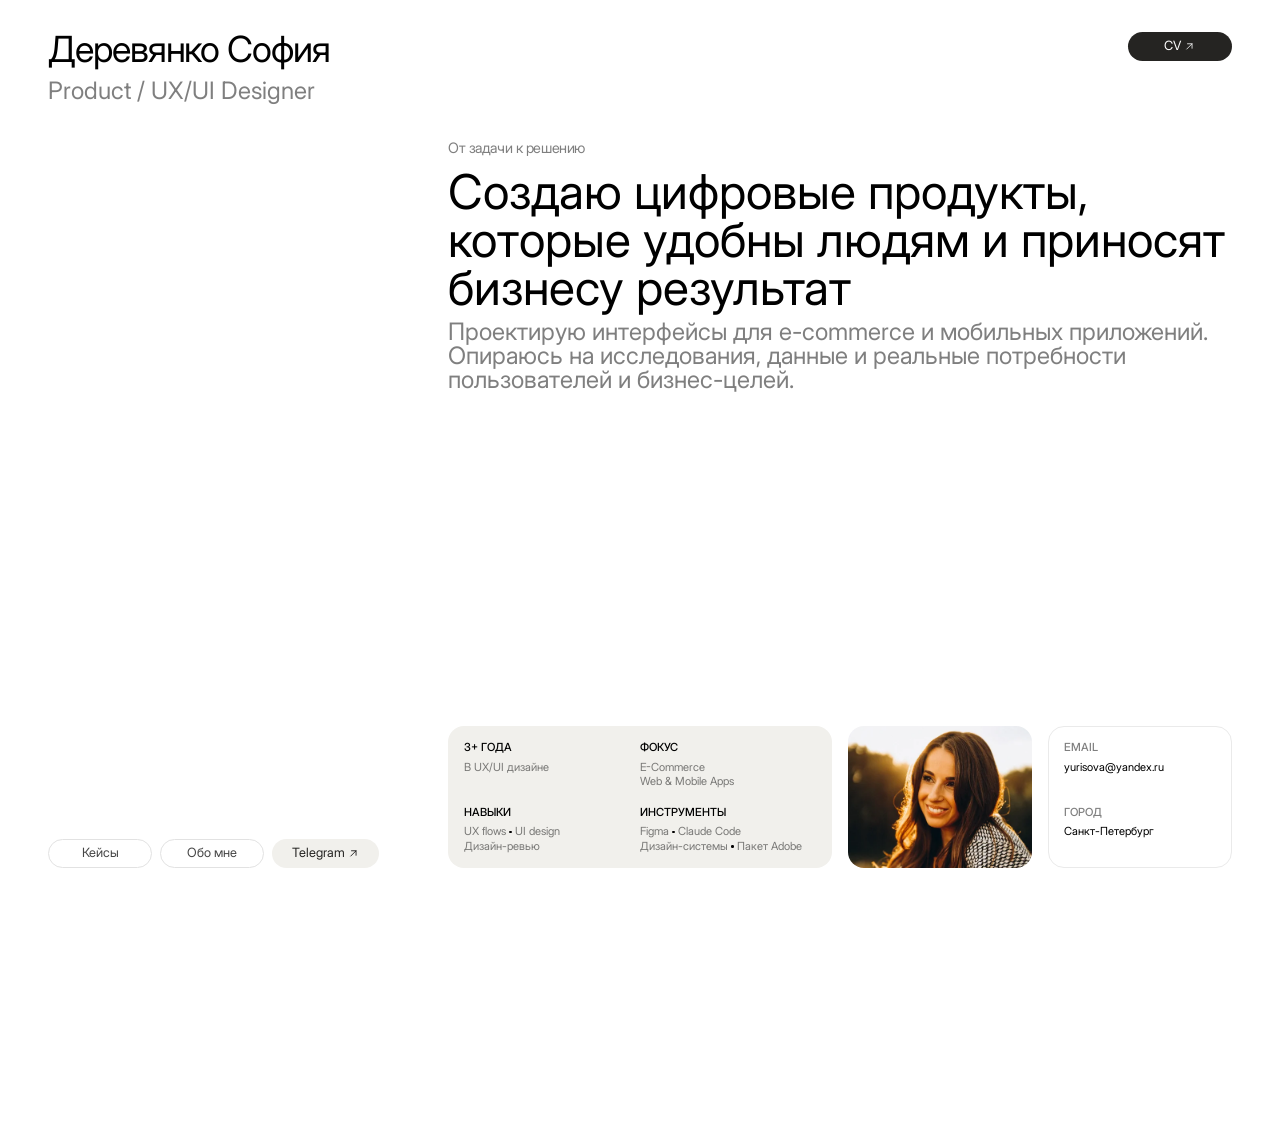
<file: index.html>
<!DOCTYPE html>
<html lang="ru">
<head>
<meta charset="utf-8">
<meta name="viewport" content="width=device-width, initial-scale=1, viewport-fit=cover">
<title>Деревянко София - Product / UX/UI Designer</title>
<meta name="description" content="Проектирую интерфейсы для e-commerce и мобильных приложений. Опираюсь на исследования, данные и реальные потребности пользователей и бизнес-целей.">
<meta property="og:type" content="website">
<meta property="og:title" content="Деревянко София - Product / UX/UI Designer">
<meta property="og:description" content="Проектирую интерфейсы для e-commerce и мобильных приложений. Опираюсь на исследования, данные и реальные потребности пользователей и бизнес-целей.">
<meta property="og:image" content="assets/og.jpg">
<meta name="theme-color" content="#ffffff">
<link rel="icon" href="assets/favicon.svg" type="image/svg+xml">
<link rel="preload" href="assets/fonts/inter-cyrillic-opsz-normal.woff2" as="font" type="font/woff2" crossorigin>
<link rel="stylesheet" href="assets/site.css?v=20261114touch1">
<style>.c0{flex-shrink:0;align-self:stretch;min-width:0;font-family:var(--f-sans);font-weight:400;font-size:45px;line-height:43px;letter-spacing:-0.03em;color:#000000}
.c1{flex-shrink:0;align-self:stretch;min-width:0;font-family:var(--f-sans);font-weight:400;font-size:30px;line-height:43px;color:rgba(0,0,0,0.5)}
.c2{width:480px;flex-shrink:0;display:flex;flex-direction:column;gap:10px;align-items:flex-start;text-decoration:none;color:inherit}
.c3{flex-shrink:0;white-space:nowrap;font-family:var(--f-sans);font-weight:400;font-size:16px;line-height:1.0;color:#ffffff}
.c4{width:16px;flex-shrink:0;height:16px;display:block}
.c5{width:130px;flex-shrink:0;display:flex;flex-direction:row;padding:10px 25px 10px 25px;gap:2px;justify-content:center;align-items:center;background:#252422;border-radius:999px;text-decoration:none;color:inherit}
.c6{flex-shrink:0;display:flex;flex-direction:row;gap:10px;align-items:flex-start}
.c7{flex-shrink:0;display:flex;flex-direction:row;gap:20px;align-items:center}
.c8{width:980px;flex-shrink:0;display:flex;flex-direction:row;gap:20px;justify-content:flex-end;align-items:center}
.c9{flex-shrink:0;align-self:stretch;min-width:0;display:flex;flex-direction:row;justify-content:space-between;align-items:flex-start}
.ca{flex-shrink:0;white-space:nowrap;font-family:var(--f-sans);font-weight:400;font-size:18px;line-height:1.0;letter-spacing:-0.03em;color:rgba(0,0,0,0.5)}
.cb{flex-shrink:0;display:flex;flex-direction:row;padding:0 0 0 500px;gap:10px;justify-content:center;align-items:center}
.cc{flex-shrink:0;align-self:stretch;min-width:0;font-family:var(--f-sans);font-weight:400;font-size:60px;line-height:1.0;color:#000000}
.cd{flex-shrink:0;align-self:stretch;min-width:0;font-family:var(--f-sans);font-weight:400;font-size:30px;line-height:1.0;color:rgba(0,0,0,0.5)}
.ce{flex-shrink:0;align-self:stretch;min-width:0;display:flex;flex-direction:column;padding:0 0 0 500px;gap:10px;align-items:flex-start}
.cf{flex-shrink:0;align-self:stretch;min-width:0;display:flex;flex-direction:column;gap:16px;align-items:flex-start}
.c10{flex-shrink:0;white-space:nowrap;font-family:var(--f-sans);font-weight:400;font-size:16px;line-height:1.0;color:#464646}
.c11{position:absolute;inset:0;pointer-events:none;border-style:solid;border-color:#e2e2e2;border-width:0.5px 0.5px 0.5px 0.5px;border-radius:inherit}
.c12{width:130px;flex-shrink:0;display:flex;flex-direction:row;padding:10px 20px 10px 20px;gap:4px;justify-content:center;align-items:center;position:relative;border-radius:999px;text-decoration:none;color:inherit}
.c13{flex-shrink:0;white-space:nowrap;font-family:var(--f-sans);font-weight:400;font-size:16px;line-height:1.0;color:#252422}
.c14{flex-shrink:0;display:flex;flex-direction:row;padding:10px 25px 10px 25px;gap:2px;justify-content:center;align-items:center;background:#f1f0ec;border-radius:999px;text-decoration:none;color:inherit}
.c15{flex-shrink:0;align-self:stretch;min-width:0;display:flex;flex-direction:row;gap:10px;align-items:flex-start}
.c16{width:480px;flex-shrink:0;display:flex;flex-direction:column;gap:10px;align-items:flex-start}
.c17{flex-shrink:0;align-self:stretch;min-width:0;font-family:var(--f-sans);font-weight:500;font-size:14px;line-height:1.0;color:#000000;text-transform:uppercase}
.c18{flex-shrink:0;white-space:nowrap;font-family:var(--f-sans);font-weight:400;font-size:14px;line-height:1.0;color:rgba(0,0,0,0.5)}
.c19{flex-shrink:0;align-self:stretch;min-width:0;display:flex;flex-direction:column;gap:4px;justify-content:center;align-items:flex-start}
.c1a{width:210px;flex-shrink:0;display:flex;flex-direction:column;gap:10px;align-items:flex-start}
.c1b{flex-shrink:0;white-space:nowrap;font-family:var(--f-sans);font-weight:500;font-size:14px;line-height:1.0;color:#000000;text-transform:uppercase}
.c1c{flex-shrink:0;align-self:stretch;min-width:0;font-family:var(--f-sans);font-weight:400;font-size:14px;line-height:1.0;color:rgba(0,0,0,0.5)}
.c1d{flex-shrink:0;width:210px;display:flex;flex-direction:column;gap:4px;justify-content:center;align-items:flex-start}
.c1e{flex:1 1 0;min-width:0;align-self:stretch;display:flex;flex-direction:column;gap:10px;align-items:flex-start}
.c1f{width:3px;flex-shrink:0;height:3px;position:relative;background:#000000;border-radius:50%}
.c20{flex-shrink:0;width:183px;display:flex;flex-direction:row;gap:4px;align-items:center}
.c21{flex-shrink:0;align-self:stretch;min-width:0;display:flex;flex-direction:column;gap:4px;align-items:flex-start}
.c22{flex-shrink:0;align-self:stretch;min-width:0;display:flex;flex-direction:row;gap:10px;align-items:center}
.c23{flex-shrink:0;align-self:stretch;min-width:0;display:flex;flex-direction:column;gap:25px;align-items:flex-start}
.c24{width:480px;flex-shrink:0;display:flex;flex-direction:column;padding:20px 20px 20px 20px;gap:16px;align-items:flex-start;background:#f1f0ec;border-radius:20px}
.c25{width:230px;flex-shrink:0;height:177px;display:flex;flex-direction:column;padding:20px 20px 20px 20px;gap:16px;align-items:flex-start;background:var(--portfolio-hero) -64.26px -85.97px/338.24px 505.71px no-repeat;border-radius:20px}
.c26{flex-shrink:0;align-self:stretch;min-width:0;font-family:var(--f-sans);font-weight:500;font-size:14px;line-height:1.0;color:rgba(0,0,0,0.5);text-transform:uppercase}
.c27{flex-shrink:0;white-space:nowrap;font-family:var(--f-sans);font-weight:400;font-size:14px;line-height:1.0;color:#000000}
.c28{height:32px;flex-shrink:0;align-self:stretch;min-width:0;display:flex;flex-direction:column;gap:4px;align-items:flex-start}
.c29{flex-shrink:0;align-self:stretch;min-width:0;display:flex;flex-direction:column;gap:10px;align-items:flex-start}
.c2a{position:absolute;inset:0;pointer-events:none;border-style:solid;border-color:#eaeaea;border-width:1px 1px 1px 1px;border-radius:inherit}
.c2b{flex:1 1 0;min-width:0;display:flex;flex-direction:column;padding:20px 20px 20px 20px;gap:25px;align-items:flex-start;position:relative;border-radius:20px}
.c2c{height:225px;flex-shrink:0;align-self:stretch;min-width:0;display:flex;flex-direction:row;gap:20px;align-items:flex-end}
.c2d{width:1600px;display:flex;flex-direction:column;padding:40px 60px 40px 60px;gap:40px;align-items:flex-start;background:#ffffff;overflow:hidden}
.c2e{flex-shrink:0;white-space:nowrap;font-family:var(--f-sans);font-weight:400;font-size:24px;line-height:1.0;letter-spacing:-0.03em;color:#000000}
.c2f{flex-shrink:0;white-space:nowrap;font-family:var(--f-sans);font-weight:400;font-size:12px;line-height:1.0;color:rgba(0,0,0,0.5)}
.c30{flex-shrink:0;display:flex;flex-direction:column;gap:4px;align-items:flex-start;text-decoration:none;color:inherit}
.c31{flex-shrink:0;display:flex;flex-direction:row;padding:10px 25px 10px 25px;gap:2px;justify-content:center;align-items:center;background:#252422;border-radius:999px;text-decoration:none;color:inherit}
.c32{height:40px;flex-shrink:0;align-self:stretch;min-width:0;display:flex;flex-direction:row;padding:0 16px 0 16px;justify-content:space-between;align-items:center}
.c33{flex-shrink:0;white-space:nowrap;font-family:var(--f-sans);font-weight:400;font-size:12px;line-height:1.0;letter-spacing:-0.03em;color:rgba(0,0,0,0.5)}
.c34{flex-shrink:0;align-self:stretch;min-width:0;font-family:var(--f-sans);font-weight:400;font-size:30px;line-height:1.1;color:#000000}
.c35{flex-shrink:0;align-self:stretch;min-width:0;font-family:var(--f-sans);font-weight:400;font-size:16px;line-height:1.0;color:rgba(0,0,0,0.5);white-space:nowrap;letter-spacing:-0.015em}
.c36{flex-shrink:0;align-self:stretch;min-width:0;display:flex;flex-direction:column;gap:8px;align-items:flex-start}
.c37{flex-shrink:0;align-self:stretch;min-width:0;font-family:var(--f-sans);font-weight:500;font-size:12px;line-height:1.0;color:#000000;text-transform:uppercase}
.c38{width:152px;flex-shrink:0;display:flex;flex-direction:column;gap:10px;align-items:flex-start}
.c39{flex-shrink:0;white-space:nowrap;font-family:var(--f-sans);font-weight:500;font-size:12px;line-height:1.0;color:#000000;text-transform:uppercase}
.c3a{flex-shrink:0;align-self:stretch;min-width:0;font-family:var(--f-sans);font-weight:400;font-size:12px;line-height:1.0;color:rgba(0,0,0,0.5)}
.c3b{flex-shrink:0;white-space:nowrap;font-family:var(--f-sans);font-weight:400;font-size:13px;line-height:1.0;color:rgba(0,0,0,0.5)}
.c3c{flex-shrink:0;align-self:stretch;min-width:0;display:flex;flex-direction:row;gap:4px;align-items:center}
.c3d{flex:1 1 0;min-width:0;display:flex;flex-direction:column;gap:10px;align-items:flex-start}
.c3e{flex-shrink:0;align-self:stretch;min-width:0;display:flex;flex-direction:column;padding:15px 15px 15px 15px;gap:16px;align-items:flex-start;background:#f1f0ec;border-radius:20px}
.c3f{width:167px;flex-shrink:0;height:157px;display:flex;flex-direction:column;padding:20px 20px 20px 20px;gap:16px;align-items:flex-start;background:var(--portfolio-hero) -32.03px -47.78px/228.77px 341.3px no-repeat;border-radius:20px}
.c40{flex-shrink:0;align-self:stretch;min-width:0;font-family:var(--f-sans);font-weight:500;font-size:12px;line-height:1.0;color:rgba(0,0,0,0.5);text-transform:uppercase}
.c41{flex-shrink:0;white-space:nowrap;font-family:var(--f-sans);font-weight:400;font-size:12px;line-height:1.0;color:#000000}
.c42{flex:1 1 0;min-width:0;height:157px;display:flex;flex-direction:column;padding:15px 15px 15px 15px;justify-content:space-between;align-items:flex-start;position:relative;border-radius:20px}
.c43{height:621px;flex-shrink:0;align-self:stretch;min-width:0;display:flex;flex-direction:column;padding:0 16px 0 16px;justify-content:space-between;align-items:flex-start}
.c44{flex:1 1 0;min-width:0;height:40px;display:flex;flex-direction:row;padding:10px 20px 10px 20px;gap:4px;justify-content:center;align-items:center;position:relative;border-radius:999px;text-decoration:none;color:inherit}
.c45{flex:1 1 0;min-width:0;height:40px;display:flex;flex-direction:row;padding:10px 25px 10px 25px;gap:2px;justify-content:center;align-items:center;background:#f1f0ec;border-radius:999px;text-decoration:none;color:inherit}
.c46{flex-shrink:0;align-self:stretch;min-width:0;display:flex;flex-direction:column;padding:0 16px 0 16px;gap:10px;justify-content:flex-end;align-items:flex-start}
.c47{width:375px;display:flex;flex-direction:column;padding:12px 0 12px 0;justify-content:space-between;align-items:flex-start;background:#ffffff;overflow:hidden}</style>
<script>(function(){var d=document.documentElement;function f(){var w=window.innerWidth,h=window.innerHeight,m=w<1024,z=m?Math.min(w/375,1.6):Math.min(w/1600,1);d.style.zoom=z;d.classList.toggle('is-m',m);d.style.setProperty('--vh',(h/z)+'px');d.style.setProperty('--vw',(w/z)+'px')}f();window.addEventListener('resize',f)})();</script>
<style>:root{--portfolio-hero:url("[data-uri]")}</style>

<style id="mobile-home-fit">
@media (max-width:1023px) {
  /* Home is a single mobile viewport; reserve room for fixed navigation. */
  .L-m.fullh > .c47 {
    height:100vh;
    height:100dvh;
    min-height:0;
    padding:12px 0 calc(10px + env(safe-area-inset-bottom));
    display:flex;
    flex-direction:column;
    gap:14px;
    justify-content:flex-start;
    overflow:hidden;
  }
  .L-m.fullh > .c47::after {display:none!important;}
  .L-m.fullh .c43 {
    flex:1 1 auto;
    min-height:0;
    height:auto;
    padding:0 16px calc(57px + env(safe-area-inset-bottom));
    justify-content:space-between;
    gap:10px;
  }
  .L-m.fullh .c34 {
    font-size:28px;
    line-height:1.01;
    letter-spacing:-.032em;
    overflow-wrap:break-word;
  }
  .L-m.fullh .c35 {
    font-size:14px;
    line-height:1.11;
    white-space:normal;
    letter-spacing:-.015em;
    overflow-wrap:break-word;
  }
  .L-m.fullh .c36 {gap:7px}
  .L-m.fullh .c43 > .c29 {gap:8px}
  .L-m.fullh .c3e {padding:12px;gap:10px}
  .L-m.fullh .c3e .c29 {gap:8px}
  .L-m.fullh .c3e .c38 {gap:6px}
  .L-m.fullh .c3e .c3d {gap:6px}
  .L-m.fullh .c42,.L-m.fullh .c3f {height:125px}
  .L-m.fullh .c42 {padding:12px}
  .L-m.fullh .c42 .c29 {gap:7px}
  .L-m.fullh .c46 {padding:0 16px}
}
@media (max-width:1023px) and (max-height:710px) {
  .L-m.fullh > .c47 {gap:7px;padding-top:8px}
  .L-m.fullh .c43 {padding-bottom:53px;gap:7px}
  .L-m.fullh .c34 {font-size:26px;line-height:.97;letter-spacing:-.037em}
  .L-m.fullh .c35 {font-size:13px;line-height:1.07}
  .L-m.fullh .c36 {gap:5px}
  .L-m.fullh .c3e {padding:9px;gap:7px}
  .L-m.fullh .c3e .c29 {gap:6px}
  .L-m.fullh .c42,.L-m.fullh .c3f {height:110px}
  .L-m.fullh .c42 {padding:9px}
}
</style>

<style id="mobile-home-fit-text">
@media (max-width:1023px) {
  .L-m.fullh .c43 {justify-content:center;gap:20px}
  .L-m.fullh .c34 {font-size:30px;line-height:.99;letter-spacing:-.034em;white-space:normal;overflow-wrap:anywhere}
  .L-m.fullh .c35 {font-size:14px;line-height:1.13;white-space:normal;overflow-wrap:anywhere}
  .L-m.fullh .c36 {gap:7px}
  .L-m.fullh .c43 > .c29 {gap:9px}
  .L-m.fullh .c3e {gap:8px}
  .L-m.fullh .c3e .c38,.L-m.fullh .c3e .c3d {gap:6px}
  .L-m.fullh .c3e .c2f,.L-m.fullh .c3e .c3a {font-size:12px;line-height:1.05}
  .L-m.fullh .c42,.L-m.fullh .c3f {height:116px}
}
@media (max-width:1023px) and (max-height:710px) {
  .L-m.fullh .c43 {gap:13px}
  .L-m.fullh .c34 {font-size:27px;line-height:.965}
  .L-m.fullh .c35 {font-size:13px;line-height:1.08}
  .L-m.fullh .c3e {padding:9px;gap:6px}
  .L-m.fullh .c42,.L-m.fullh .c3f {height:105px}
}
</style>

<style id="mobile-home-card-air">
/* Gentle extra breathing room inside the four-part skills card. */
@media (max-width:1023px){
  .L-m.fullh .c3e{padding:17px;gap:14px}
  .L-m.fullh .c3e .c22{align-items:flex-start}
  .L-m.fullh .c3e > .c29{gap:13px}
  .L-m.fullh .c3e .c38,
  .L-m.fullh .c3e .c1e,
  .L-m.fullh .c3e .c3d{gap:9px}
}
@media (max-width:1023px) and (max-height:710px){
  .L-m.fullh .c3e{padding:12px;gap:10px}
  .L-m.fullh .c3e > .c29{gap:10px}
  .L-m.fullh .c3e .c38,
  .L-m.fullh .c3e .c1e,
  .L-m.fullh .c3e .c3d{gap:7px}
}
</style>

<style id="mobile-home-right-column-alignment">
@media (max-width:1023px){
  .L-m.fullh .c3e .c1e,
  .L-m.fullh .c3e .c3d{margin-left:10px}
}
@media (max-width:1023px) and (max-height:710px){
  .L-m.fullh .c3e .c1e,
  .L-m.fullh .c3e .c3d{margin-left:12px}
}
</style>
</head>
<body>
<div class="L L-d fullh" data-w="1600"><div class="c2d"><div class="c9"><a class="c2 home" href="index.html"><div class="c0 tx">Деревянко София</div><div class="c1 tx">Product / UX/UI Designer</div></a><div class="c8"><div class="c7"><div class="c6"><a class="c5 btn btn-dark" href="assets/cv.pdf" target="_blank" rel="noopener" data-cv><div class="c3 tx">CV</div><div class="c4"><svg class="ic" width="16" height="16" viewBox="0 0 16 16" fill="none"><path d="M11.32 10.32V4.72H5.64M11.32 4.72 4.72 11.32" stroke="#fff" stroke-linecap="round" stroke-linejoin="round"/></svg></div></a></div></div></div></div><div class="cf"><div class="cb"><div class="ca tx">От задачи к решению</div></div><div class="ce"><div class="cc tx">Создаю цифровые продукты, которые удобны людям и приносят бизнесу результат</div><div class="cd tx">Проектирую интерфейсы для e-commerce и мобильных приложений. Опираюсь на исследования, данные и реальные потребности пользователей и бизнес-целей.</div></div></div><div class="c2c"><div class="c16"><div class="c15 navbtns"><a class="c12 btn btn-ol" href="cases/index.html"><div class="c10 tx">Кейсы</div><i class="c11"></i></a><a class="c12 btn btn-ol" href="about/index.html"><div class="c10 tx">Обо мне</div><i class="c11"></i></a><a class="c14 btn" href="https://t.me/" target="_blank" rel="noopener" data-tg><div class="c13 tx">Telegram</div><div class="c4"><svg class="ic" width="16" height="16" viewBox="0 0 16 16" fill="none"><path d="M11.32 10.32V4.72H5.64M11.32 4.72 4.72 11.32" stroke="currentColor" stroke-linecap="round" stroke-linejoin="round"/></svg></div></a></div></div><div class="c24"><div class="c23"><div class="c15"><div class="c1a"><div class="c17 tx">3+ ГОДА</div><div class="c19"><div class="c18 tx">В UX/UI дизайне</div></div></div><div class="c1e"><div class="c1b tx">Фокус</div><div class="c1d"><div class="c18 tx">E-Commerce</div><div class="c1c tx">Web &amp; Mobile Apps</div></div></div></div><div class="c22"><div class="c1a"><div class="c17 tx">Навыки</div><div class="c21"><div class="c20"><div class="c18 tx">UX flows</div><div class="c1f"></div><div class="c18 tx">UI design</div></div><div class="c20"><div class="c18 tx">Дизайн-ревью</div></div></div></div><div class="c1a"><div class="c17 tx">Инструменты</div><div class="c21"><div class="c20"><div class="c18 tx">Figma</div><div class="c1f"></div><div class="c18 tx">Claude Code</div></div><div class="c20"><div class="c18 tx">Дизайн-системы</div><div class="c1f"></div><div class="c18 tx">Пакет Adobe</div></div></div></div></div></div></div><div class="c25"></div><div class="c2b"><div class="c29"><div class="c26 tx">Email</div><div class="c28"><div class="c27 tx">yurisova@yandex.ru</div></div></div><div class="c29"><div class="c26 tx">город</div><div class="c28"><div class="c27 tx">Санкт-Петербург</div></div></div><i class="c2a"></i></div></div></div></div>
<div class="L L-m fullh" data-w="375"><div class="c47"><div class="c32"><a class="c30 home" href="index.html"><div class="c2e tx">Деревянко София</div><div class="c2f tx">Product / UX/UI Designer</div></a><a class="c31 btn btn-dark" href="assets/cv.pdf" target="_blank" rel="noopener" data-cv><div class="c3 tx">CV</div><div class="c4"><svg class="ic" width="16" height="16" viewBox="0 0 16 16" fill="none"><path d="M11.32 10.32V4.72H5.64M11.32 4.72 4.72 11.32" stroke="#fff" stroke-linecap="round" stroke-linejoin="round"/></svg></div></a></div><div class="c43"><div class="c36"><div class="c33 tx">От задачи к решению</div><div class="c34 tx"><p>Создаю цифровые продукты, которые удобны людям и приносят бизнесу пользу</p></div><div class="c35 hdesc tx"><p>Проектирую интерфейсы для e-commerce и мобильных приложений. Опираюсь на исследования, данные и реальные потребности пользователей и бизнес-целей.</p></div></div><div class="c29"><div class="c3e"><div class="c29"><div class="c15"><div class="c38"><div class="c37 tx">3+ ГОДА</div><div class="c19"><div class="c2f tx">В UX/UI дизайне</div></div></div><div class="c1e"><div class="c39 tx">Фокус</div><div class="c19"><div class="c2f tx">E-Commerce</div><div class="c3a tx">Web &amp; Mobile Apps</div></div></div></div><div class="c22"><div class="c38"><div class="c37 tx">Навыки</div><div class="c21"><div class="c20"><div class="c2f tx">UX flows</div><div class="c1f"></div><div class="c2f tx">UI design</div></div><div class="c20"><div class="c2f tx">Дизайн-ревью</div></div></div></div><div class="c3d"><div class="c37 tx">Инструменты</div><div class="c21"><div class="c3c"><div class="c3b tx">Figma</div><div class="c1f"></div><div class="c2f tx">Claude Code</div></div><div class="c19"><div class="c2f tx">Дизайн-системы</div><div class="c3a tx">Пакет Adobe</div></div></div></div></div></div></div><div class="c15"><div class="c3f"></div><div class="c42"><div class="c29"><div class="c40 tx">Email</div><div class="c21"><div class="c41 tx">yurisova@yandex.ru</div></div></div><div class="c29"><div class="c40 tx">город</div><div class="c21"><div class="c41 tx">Санкт-Петербург</div></div></div><i class="c2a"></i></div></div></div></div><div class="c46 mnav"><div class="c15 navbtns"><a class="c44 btn btn-ol" href="cases/index.html"><div class="c10 tx">Кейсы</div><i class="c11"></i></a><a class="c44 btn btn-ol" href="about/index.html"><div class="c10 tx">Обо мне</div><i class="c11"></i></a><a class="c45 btn" href="https://t.me/" target="_blank" rel="noopener" data-tg><div class="c13 tx">Telegram</div><div class="c4"><svg class="ic" width="16" height="16" viewBox="0 0 16 16" fill="none"><path d="M11.32 10.32V4.72H5.64M11.32 4.72 4.72 11.32" stroke="currentColor" stroke-linecap="round" stroke-linejoin="round"/></svg></div></a></div></div></div></div>
<script src="assets/site.js?v=20261114touch1" defer></script>
</body>
</html>
</file>
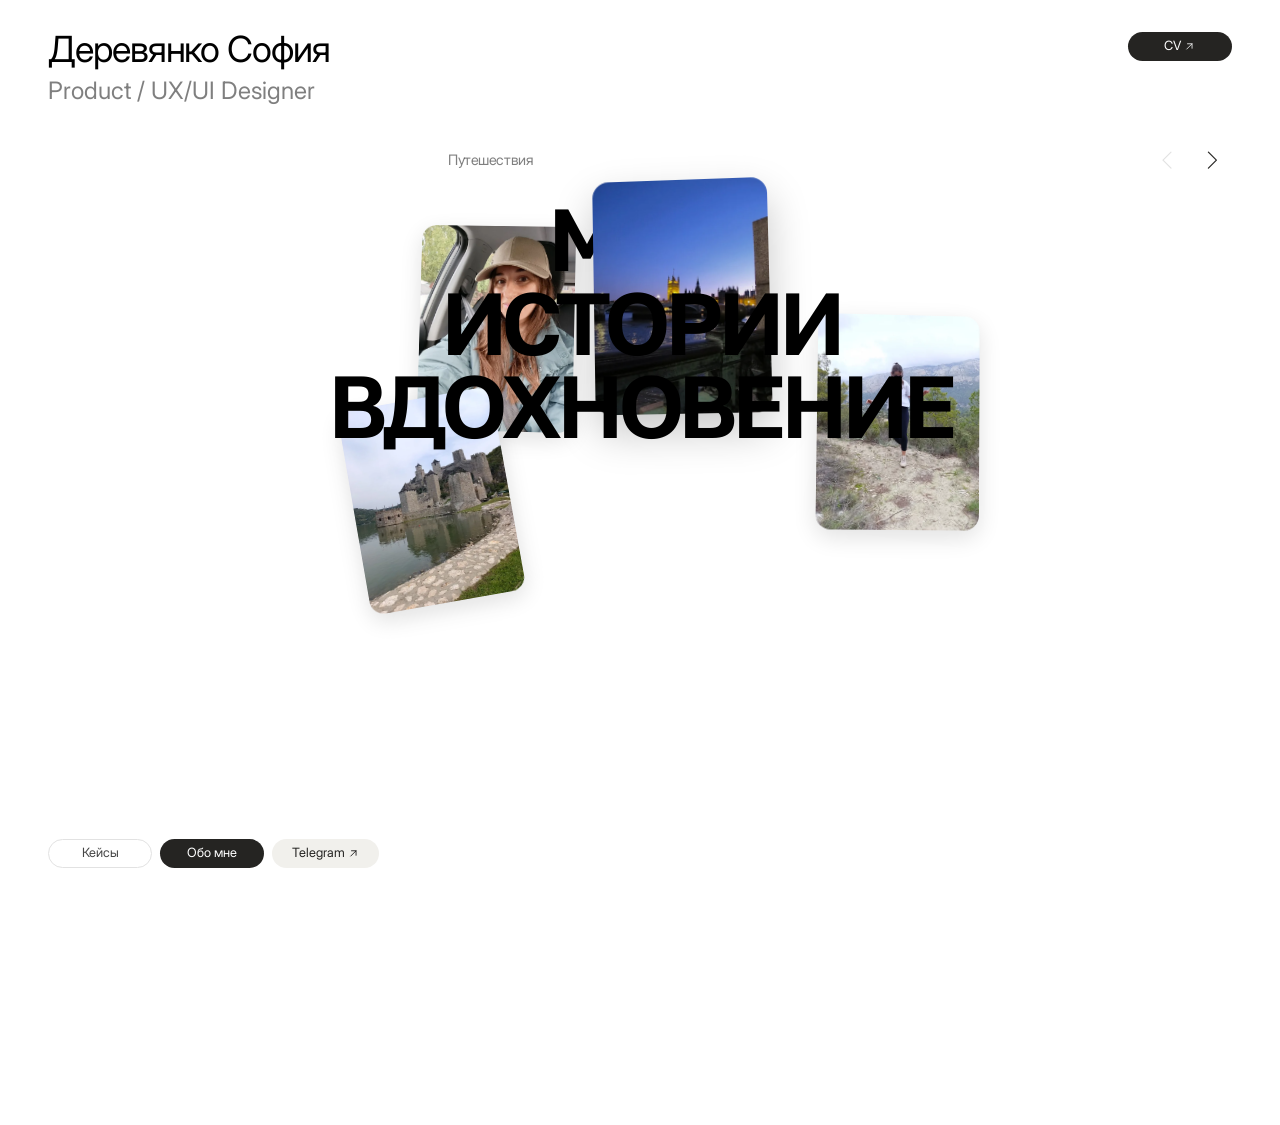
<file: about/index.html>
<!DOCTYPE html>
<html lang="ru">
<head>
<meta charset="utf-8">
<meta name="viewport" content="width=device-width, initial-scale=1, viewport-fit=cover">
<title>Обо мне - Деревянко София</title>
<meta name="description" content="Путешествия, книги, фильмы - то, что вдохновляет.">
<meta property="og:type" content="website">
<meta property="og:title" content="Обо мне - Деревянко София">
<meta property="og:description" content="Путешествия, книги, фильмы - то, что вдохновляет.">
<meta property="og:image" content="../assets/og.jpg">
<meta name="theme-color" content="#ffffff">
<link rel="icon" href="../assets/favicon.svg" type="image/svg+xml">
<link rel="preload" href="../assets/fonts/inter-cyrillic-opsz-normal.woff2" as="font" type="font/woff2" crossorigin>
<link rel="stylesheet" href="../assets/site.css?v=20261114touch1">
<style>.c0{flex-shrink:0;align-self:stretch;min-width:0;font-family:var(--f-sans);font-weight:400;font-size:45px;line-height:43px;letter-spacing:-0.03em;color:#000000}
.c1{flex-shrink:0;align-self:stretch;min-width:0;font-family:var(--f-sans);font-weight:400;font-size:30px;line-height:43px;color:rgba(0,0,0,0.5)}
.c2{width:480px;flex-shrink:0;display:flex;flex-direction:column;gap:10px;align-items:flex-start;text-decoration:none;color:inherit}
.c3{flex-shrink:0;white-space:nowrap;font-family:var(--f-sans);font-weight:400;font-size:16px;line-height:1.0;color:#ffffff}
.c4{width:16px;flex-shrink:0;height:16px;display:block}
.c5{width:130px;flex-shrink:0;display:flex;flex-direction:row;padding:10px 25px 10px 25px;gap:2px;justify-content:center;align-items:center;background:#252422;border-radius:999px;text-decoration:none;color:inherit}
.c6{flex-shrink:0;display:flex;flex-direction:row;gap:10px;align-items:flex-start}
.c7{flex-shrink:0;display:flex;flex-direction:row;gap:20px;align-items:center}
.c8{width:980px;flex-shrink:0;display:flex;flex-direction:row;gap:20px;justify-content:flex-end;align-items:center}
.c9{flex-shrink:0;align-self:stretch;min-width:0;display:flex;flex-direction:row;justify-content:space-between;align-items:flex-start}
.ca{flex-shrink:0;white-space:nowrap;font-family:var(--f-sans);font-weight:400;font-size:18px;line-height:1.0;letter-spacing:-0.03em;color:rgba(0,0,0,0.5)}
.cb{width:48px;flex-shrink:0;height:48px;padding:0;border:0;background:none;cursor:pointer;display:block}
.cc{flex-shrink:0;height:48px;display:flex;flex-direction:row;gap:10px;justify-content:flex-end;align-items:center}
.cd{flex-shrink:0;align-self:stretch;min-width:0;display:flex;flex-direction:row;padding:0 0 0 500px;justify-content:space-between;align-items:center}
.ce{flex-shrink:0;white-space:nowrap;font-family:var(--f-head);font-weight:600;font-size:110px;line-height:0.86;letter-spacing:-0.07em;color:#000000;text-transform:uppercase;text-align:center}
.cf{position:absolute;left:0;top:0;width:804px;display:flex;flex-direction:column;padding:10px 10px 10px 10px;gap:10px;justify-content:center;align-items:center}
.c10{height:325px;flex-shrink:0;width:804px;position:relative}
.c11{width:261.52px;flex-shrink:0;height:287.62px;transform:rotate(1.6deg);display:flex;flex-direction:row;align-items:center;background:url(../assets/img/e12fb19091.webp) center/cover no-repeat;border-radius:20px}
.c12{position:absolute;left:701px;top:-63.55px;transform-origin:0 0;transform:rotate(-12.24deg);width:261.52px;height:287.62px;display:flex;flex-direction:row;align-items:center;background:url(../assets/img/9f988dde3c.webp) -34.87px -6.06px/348.69px 302.76px no-repeat;border-radius:20px}
.c13{position:absolute;left:557px;top:85.54px;transform-origin:0 0;transform:rotate(-4.94deg);width:261.52px;height:287.62px;display:flex;flex-direction:row;align-items:center;background:url(../assets/img/64e9f2ed2f.webp) center/cover no-repeat;border-radius:20px}
.c14{position:absolute;left:284px;top:153px;width:582.47px;display:flex;flex-direction:row;padding:0 0 0 313px;align-items:baseline}
.c15{height:454px;flex-shrink:0;width:1480px;display:flex;flex-direction:column;align-items:center;position:relative}
.c16{flex-shrink:0;align-self:stretch;min-width:0;display:flex;flex-direction:column;gap:16px;align-items:flex-start}
.c17{position:absolute;left:0;top:0;width:816px;display:flex;flex-direction:column;padding:10px 10px 10px 10px;gap:10px;justify-content:center;align-items:center}
.c18{height:325px;flex-shrink:0;width:816px;position:relative}
.c19{position:absolute;left:-111.95px;top:-31px;transform-origin:0 0;transform:rotate(1.6deg);width:261.52px;height:287.62px;display:flex;flex-direction:row;align-items:center;background:url(../assets/img/4dd9368df6.webp) center/cover no-repeat;border-radius:20px}
.c1a{position:absolute;left:103px;top:87.54px;transform-origin:0 0;transform:rotate(-4.94deg);width:261.52px;height:287.62px;display:flex;flex-direction:row;align-items:center;background:url(../assets/img/7d613c5a88.webp) -64.37px -19.97px/402.34px 399.47px no-repeat;border-radius:20px}
.c1b{position:absolute;left:316px;top:-24.55px;transform-origin:0 0;transform:rotate(-12.24deg);width:261.52px;height:287.62px;display:flex;flex-direction:row;align-items:center;background:url(../assets/img/491cb655a1.webp) -17.83px -17.43px/297.18px 435.79px no-repeat;border-radius:20px}
.c1c{position:absolute;left:0;top:0;width:686px;display:flex;flex-direction:column;padding:10px 10px 10px 10px;gap:10px;justify-content:center;align-items:center}
.c1d{height:325px;flex-shrink:0;width:686px;position:relative}
.c1e{position:absolute;left:354.03px;top:-337px;transform-origin:0 0;transform:rotate(9.21deg);width:261.52px;height:287.62px;display:flex;flex-direction:row;align-items:center;background:url(../assets/img/c9c12a5da4.webp) -2.62px -57.52px/261.52px 383.49px no-repeat;border-radius:20px}
.c1f{position:absolute;left:75.37px;top:-182px;transform-origin:0 0;transform:rotate(3.46deg);width:261.52px;height:287.62px;display:flex;flex-direction:row;align-items:center;background:url(../assets/img/8a2e7e8ccd.webp) center/cover no-repeat;border-radius:20px}
.c20{position:absolute;left:-103.95px;top:-26px;transform-origin:0 0;transform:rotate(1.6deg);width:261.52px;height:287.62px;display:flex;flex-direction:row;align-items:center;background:url(../assets/img/e46121f6a8.webp) 0 -94.56px/261.52px 394px no-repeat;border-radius:20px}
.c21{flex-shrink:0;align-self:stretch;min-width:0;display:grid}
.c22{flex-shrink:0;white-space:nowrap;font-family:var(--f-sans);font-weight:400;font-size:16px;line-height:1.0;color:#464646}
.c23{position:absolute;inset:0;pointer-events:none;border-style:solid;border-color:#e2e2e2;border-width:0.5px 0.5px 0.5px 0.5px;border-radius:inherit}
.c24{width:130px;flex-shrink:0;display:flex;flex-direction:row;padding:10px 20px 10px 20px;gap:4px;justify-content:center;align-items:center;position:relative;border-radius:999px;text-decoration:none;color:inherit}
.c25{width:130px;flex-shrink:0;display:flex;flex-direction:row;padding:10px 20px 10px 20px;justify-content:center;align-items:center;background:#252422;border-radius:999px;text-decoration:none;color:inherit}
.c26{flex-shrink:0;white-space:nowrap;font-family:var(--f-sans);font-weight:400;font-size:16px;line-height:1.0;color:#252422}
.c27{flex-shrink:0;display:flex;flex-direction:row;padding:10px 25px 10px 25px;gap:2px;justify-content:center;align-items:center;background:#f1f0ec;border-radius:999px;text-decoration:none;color:inherit}
.c28{flex-shrink:0;align-self:stretch;min-width:0;display:flex;flex-direction:row;gap:10px;align-items:flex-start}
.c29{width:480px;flex-shrink:0;display:flex;flex-direction:column;gap:10px;align-items:flex-start}
.c2a{flex-shrink:0;align-self:stretch;min-width:0;display:flex;flex-direction:row;gap:20px;align-items:flex-end}
.c2b{width:1600px;display:flex;flex-direction:column;padding:40px 60px 40px 60px;gap:40px;align-items:flex-start;background:#ffffff;overflow:hidden}
.c2c{flex-shrink:0;white-space:nowrap;font-family:var(--f-sans);font-weight:400;font-size:24px;line-height:1.0;letter-spacing:-0.03em;color:#000000}
.c2d{flex-shrink:0;white-space:nowrap;font-family:var(--f-sans);font-weight:400;font-size:12px;line-height:1.0;color:rgba(0,0,0,0.5)}
.c2e{flex-shrink:0;display:flex;flex-direction:column;gap:4px;align-items:flex-start;text-decoration:none;color:inherit}
.c2f{flex-shrink:0;display:flex;flex-direction:row;padding:10px 25px 10px 25px;gap:2px;justify-content:center;align-items:center;background:#252422;border-radius:999px;text-decoration:none;color:inherit}
.c30{height:40px;flex-shrink:0;align-self:stretch;min-width:0;display:flex;flex-direction:row;padding:0 16px 0 16px;justify-content:space-between;align-items:center}
.c31{flex-shrink:0;white-space:nowrap;font-family:var(--f-sans);font-weight:400;font-size:12px;line-height:1.0;letter-spacing:-0.03em;color:rgba(0,0,0,0.5)}
.c32{flex-shrink:0;align-self:stretch;min-width:0;display:flex;flex-direction:row;justify-content:space-between;align-items:center}
.c33{position:absolute;left:3.9px;top:181.5px;transform-origin:0 0;transform:rotate(1.6deg);width:126.77px;height:139.42px;display:flex;flex-direction:row;align-items:center;background:url(../assets/img/e12fb19091.webp) center/cover no-repeat;border-radius:9.69px}
.c34{position:absolute;left:199.32px;top:175.88px;transform-origin:0 0;transform:rotate(-12.24deg);width:126.77px;height:139.42px;display:flex;flex-direction:row;align-items:center;background:url(../assets/img/9f988dde3c.webp) -16.9px -2.94px/169.03px 146.76px no-repeat;border-radius:9.69px}
.c35{position:absolute;left:111.77px;top:215.43px;transform-origin:0 0;transform:rotate(-4.94deg);width:126.77px;height:139.42px;display:flex;flex-direction:row;align-items:center;background:url(../assets/img/64e9f2ed2f.webp) center/cover no-repeat;border-radius:9.69px}
.c36{flex-shrink:0;align-self:stretch;min-width:0;font-family:var(--f-head);font-weight:600;font-size:48px;line-height:0.86;letter-spacing:-0.07em;color:#000000;text-transform:uppercase}
.c37{flex-shrink:0;white-space:nowrap;font-family:var(--f-head);font-weight:600;font-size:48px;line-height:0.86;letter-spacing:-0.07em;color:#000000;text-transform:uppercase}
.c38{position:absolute;left:9.78px;top:0;width:343px;display:flex;flex-direction:column;padding:10px 0 10px 0;gap:10px;justify-content:center;align-items:center}
.c39{height:354.32px;flex-shrink:0;width:352.78px;position:relative}
.c3a{flex-shrink:0;align-self:stretch;min-width:0;display:flex;flex-direction:column;gap:30px;align-items:flex-start}
.c3b{flex-shrink:0;align-self:stretch;min-width:0;display:flex;flex-direction:column;padding:0 16px 0 16px;gap:20px;justify-content:center;align-items:flex-start}
.c3c{position:absolute;left:4.12px;top:171.32px;transform-origin:0 0;transform:rotate(1.6deg);width:126.77px;height:139.42px;display:flex;flex-direction:row;align-items:center;background:url(../assets/img/4dd9368df6.webp) center/cover no-repeat;border-radius:9.69px}
.c3d{position:absolute;left:199.54px;top:165.7px;transform-origin:0 0;transform:rotate(-12.24deg);width:126.77px;height:139.42px;display:flex;flex-direction:row;align-items:center;background:url(../assets/img/491cb655a1.webp) -8.64px -8.45px/144.06px 211.24px no-repeat;border-radius:9.69px}
.c3e{position:absolute;left:112px;top:205.25px;transform-origin:0 0;transform:rotate(-4.94deg);width:126.77px;height:139.42px;display:flex;flex-direction:row;align-items:center;background:url(../assets/img/7d613c5a88.webp) -48.09px -21.78px/218.57px 217.84px no-repeat;border-radius:9.69px}
.c3f{position:absolute;left:9.78px;top:-10px;width:343px;display:flex;flex-direction:column;padding:10px 0 10px 0;gap:10px;justify-content:center;align-items:center}
.c40{height:344.14px;flex-shrink:0;width:352.99px;position:relative}
.c41{position:absolute;left:4.12px;top:171.32px;transform-origin:0 0;transform:rotate(1.6deg);width:126.77px;height:139.42px;display:flex;flex-direction:row;align-items:center;background:url(../assets/img/e46121f6a8.webp) 0 -42.02px/126.77px 190.99px no-repeat;border-radius:9.69px}
.c42{position:absolute;left:199.54px;top:165.7px;transform-origin:0 0;transform:rotate(-12.24deg);width:126.77px;height:139.42px;display:flex;flex-direction:row;align-items:center;background:url(../assets/img/c9c12a5da4.webp) 2.54px -33.46px/126.77px 185.89px no-repeat;border-radius:9.69px}
.c43{position:absolute;left:112px;top:205.25px;transform-origin:0 0;transform:rotate(-4.94deg);width:126.77px;height:139.42px;display:flex;flex-direction:row;align-items:center;background:url(../assets/img/8a2e7e8ccd.webp) center/cover no-repeat;border-radius:9.69px}
.c44{flex:1 1 0;min-width:0;height:40px;display:flex;flex-direction:row;padding:10px 20px 10px 20px;gap:4px;justify-content:center;align-items:center;position:relative;border-radius:999px;text-decoration:none;color:inherit}
.c45{flex:1 1 0;min-width:0;height:40px;display:flex;flex-direction:row;padding:10px 25px 10px 25px;gap:2px;justify-content:center;align-items:center;background:#f1f0ec;border-radius:999px;text-decoration:none;color:inherit}
.c46{flex-shrink:0;align-self:stretch;min-width:0;display:flex;flex-direction:column;padding:10px 16px 10px 16px;gap:10px;justify-content:flex-end;align-items:flex-start}
.c47{width:375px;display:flex;flex-direction:column;padding:12px 0 12px 0;justify-content:space-between;align-items:flex-start;background:#ffffff;overflow:hidden}</style>
<script>(function(){var d=document.documentElement;function f(){var w=window.innerWidth,h=window.innerHeight,m=w<1024,z=m?Math.min(w/375,1.6):Math.min(w/1600,1);d.style.zoom=z;d.classList.toggle('is-m',m);d.style.setProperty('--vh',(h/z)+'px');d.style.setProperty('--vw',(w/z)+'px')}f();window.addEventListener('resize',f)})();</script>
</head>
<body>
<div class="L L-d fullh" data-w="1600"><div class="c2b"><div class="c9"><a class="c2 home" href="../index.html"><div class="c0 tx">Деревянко София</div><div class="c1 tx">Product / UX/UI Designer</div></a><div class="c8"><div class="c7"><div class="c6"><a class="c5 btn btn-dark" href="../assets/cv.pdf" target="_blank" rel="noopener" data-cv><div class="c3 tx">CV</div><div class="c4"><svg class="ic" width="16" height="16" viewBox="0 0 16 16" fill="none"><path d="M11.32 10.32V4.72H5.64M11.32 4.72 4.72 11.32" stroke="#fff" stroke-linecap="round" stroke-linejoin="round"/></svg></div></a></div></div></div></div><div class="c21 slider" data-slider><div data-slide="0" class="slide on c16"><div class="cd"><div class="ca tx">Путешествия</div><div class="cc"><button class="cb arw" type="button" data-dir="prev" aria-label="Назад"><svg class="ic" width="48" height="48" viewBox="0 0 48 48" fill="none"><path d="M30 34 20 24l10-10" stroke="currentColor" stroke-width="1.5" stroke-linecap="round" stroke-linejoin="round"/></svg></button><button class="cb arw" type="button" data-dir="next" aria-label="Вперёд"><svg class="ic" width="48" height="48" viewBox="0 0 48 48" fill="none"><path d="m18 34 10-10-10-10" stroke="currentColor" stroke-width="1.5" stroke-linecap="round" stroke-linejoin="round"/></svg></button></div></div><div class="c15"><div class="c10"><div class="cf words"><div class="ce tx">мир</div><div class="ce tx">истории</div><div class="ce tx">вдохновение</div></div></div><div class="c14"><div class="c11 ph"></div><div class="c12 ph"></div><div class="c13 ph"></div></div></div></div><div data-slide="1" class="slide c16"><div class="cd"><div class="ca tx">Книги</div><div class="cc"><button class="cb arw" type="button" data-dir="prev" aria-label="Назад"><svg class="ic" width="48" height="48" viewBox="0 0 48 48" fill="none"><path d="M30 34 20 24l10-10" stroke="currentColor" stroke-width="1.5" stroke-linecap="round" stroke-linejoin="round"/></svg></button><button class="cb arw" type="button" data-dir="next" aria-label="Вперёд"><svg class="ic" width="48" height="48" viewBox="0 0 48 48" fill="none"><path d="m18 34 10-10-10-10" stroke="currentColor" stroke-width="1.5" stroke-linecap="round" stroke-linejoin="round"/></svg></button></div></div><div class="c15"><div class="c18"><div class="c17 words"><div class="ce tx">Культура</div><div class="ce tx">Воображение</div><div class="ce tx">глубина</div></div></div><div class="c14"><div class="c19 ph"></div><div class="c1a ph"></div><div class="c1b ph"></div></div></div></div><div data-slide="2" class="slide c16"><div class="cd"><div class="ca tx">Фильмы</div><div class="cc"><button class="cb arw" type="button" data-dir="prev" aria-label="Назад"><svg class="ic" width="48" height="48" viewBox="0 0 48 48" fill="none"><path d="M30 34 20 24l10-10" stroke="currentColor" stroke-width="1.5" stroke-linecap="round" stroke-linejoin="round"/></svg></button><button class="cb arw" type="button" data-dir="next" aria-label="Вперёд"><svg class="ic" width="48" height="48" viewBox="0 0 48 48" fill="none"><path d="m18 34 10-10-10-10" stroke="currentColor" stroke-width="1.5" stroke-linecap="round" stroke-linejoin="round"/></svg></button></div></div><div class="c15"><div class="c1d"><div class="c1c words"><div class="ce tx">Эмоции</div><div class="ce tx">Детали</div><div class="ce tx">Мотивация</div></div></div><div class="c14"><div class="c1e ph"></div><div class="c1f ph"></div><div class="c20 ph"></div></div></div></div></div><div class="c2a"><div class="c29"><div class="c28 navbtns"><a class="c24 btn btn-ol" href="../cases/index.html"><div class="c22 tx">Кейсы</div><i class="c23"></i></a><a class="c25 btn btn-dark" href="../about/index.html"><div class="c3 tx">Обо мне</div></a><a class="c27 btn" href="https://t.me/" target="_blank" rel="noopener" data-tg><div class="c26 tx">Telegram</div><div class="c4"><svg class="ic" width="16" height="16" viewBox="0 0 16 16" fill="none"><path d="M11.32 10.32V4.72H5.64M11.32 4.72 4.72 11.32" stroke="currentColor" stroke-linecap="round" stroke-linejoin="round"/></svg></div></a></div></div></div></div></div>
<div class="L L-m fullh" data-w="375"><div class="c47"><div class="c30"><a class="c2e home" href="../index.html"><div class="c2c tx">Деревянко София</div><div class="c2d tx">Product / UX/UI Designer</div></a><a class="c2f btn btn-dark" href="../assets/cv.pdf" target="_blank" rel="noopener" data-cv><div class="c3 tx">CV</div><div class="c4"><svg class="ic" width="16" height="16" viewBox="0 0 16 16" fill="none"><path d="M11.32 10.32V4.72H5.64M11.32 4.72 4.72 11.32" stroke="#fff" stroke-linecap="round" stroke-linejoin="round"/></svg></div></a></div><div class="c21 slider" data-slider><div data-slide="0" class="slide on c3b"><div class="c3a"><div class="c32"><div class="c31 tx">Путешествия</div><div class="cc"><button class="cb arw" type="button" data-dir="prev" aria-label="Назад"><svg class="ic" width="48" height="48" viewBox="0 0 48 48" fill="none"><path d="M30 34 20 24l10-10" stroke="currentColor" stroke-width="1.5" stroke-linecap="round" stroke-linejoin="round"/></svg></button><button class="cb arw" type="button" data-dir="next" aria-label="Вперёд"><svg class="ic" width="48" height="48" viewBox="0 0 48 48" fill="none"><path d="m18 34 10-10-10-10" stroke="currentColor" stroke-width="1.5" stroke-linecap="round" stroke-linejoin="round"/></svg></button></div></div><div class="c39"><div class="c33 ph"></div><div class="c34 ph"></div><div class="c35 ph"></div><div class="c38 words"><div class="c36 tx">мир</div><div class="c36 tx">истории</div><div class="c37 tx">вдохновение</div></div></div></div></div><div data-slide="1" class="slide c3b"><div class="c3a"><div class="c32"><div class="c31 tx">Книги</div><div class="cc"><button class="cb arw" type="button" data-dir="prev" aria-label="Назад"><svg class="ic" width="48" height="48" viewBox="0 0 48 48" fill="none"><path d="M30 34 20 24l10-10" stroke="currentColor" stroke-width="1.5" stroke-linecap="round" stroke-linejoin="round"/></svg></button><button class="cb arw" type="button" data-dir="next" aria-label="Вперёд"><svg class="ic" width="48" height="48" viewBox="0 0 48 48" fill="none"><path d="m18 34 10-10-10-10" stroke="currentColor" stroke-width="1.5" stroke-linecap="round" stroke-linejoin="round"/></svg></button></div></div><div class="c40"><div class="c3c ph"></div><div class="c3d ph"></div><div class="c3e ph"></div><div class="c3f words"><div class="c36 tx">Культура</div><div class="c36 tx">Воображение</div><div class="c37 tx">глубина</div></div></div></div></div><div data-slide="2" class="slide c3b"><div class="c3a"><div class="c32"><div class="c31 tx">Фильмы</div><div class="cc"><button class="cb arw" type="button" data-dir="prev" aria-label="Назад"><svg class="ic" width="48" height="48" viewBox="0 0 48 48" fill="none"><path d="M30 34 20 24l10-10" stroke="currentColor" stroke-width="1.5" stroke-linecap="round" stroke-linejoin="round"/></svg></button><button class="cb arw" type="button" data-dir="next" aria-label="Вперёд"><svg class="ic" width="48" height="48" viewBox="0 0 48 48" fill="none"><path d="m18 34 10-10-10-10" stroke="currentColor" stroke-width="1.5" stroke-linecap="round" stroke-linejoin="round"/></svg></button></div></div><div class="c40"><div class="c41 ph"></div><div class="c42 ph"></div><div class="c43 ph"></div><div class="c3f words"><div class="c36 tx">Эмоции</div><div class="c36 tx">Детали</div><div class="c37 tx">Мотивация</div></div></div></div></div></div><div class="c46 mnav"><div class="c28 navbtns"><a class="c44 btn btn-ol" href="../cases/index.html"><div class="c22 tx">Кейсы</div><i class="c23"></i></a><a class="c45 btn" href="https://t.me/" target="_blank" rel="noopener" data-tg><div class="c26 tx">Telegram</div><div class="c4"><svg class="ic" width="16" height="16" viewBox="0 0 16 16" fill="none"><path d="M11.32 10.32V4.72H5.64M11.32 4.72 4.72 11.32" stroke="currentColor" stroke-linecap="round" stroke-linejoin="round"/></svg></div></a></div></div></div></div>
<script src="../assets/site.js?v=20261114touch1" defer></script>
</body>
</html>
</file>
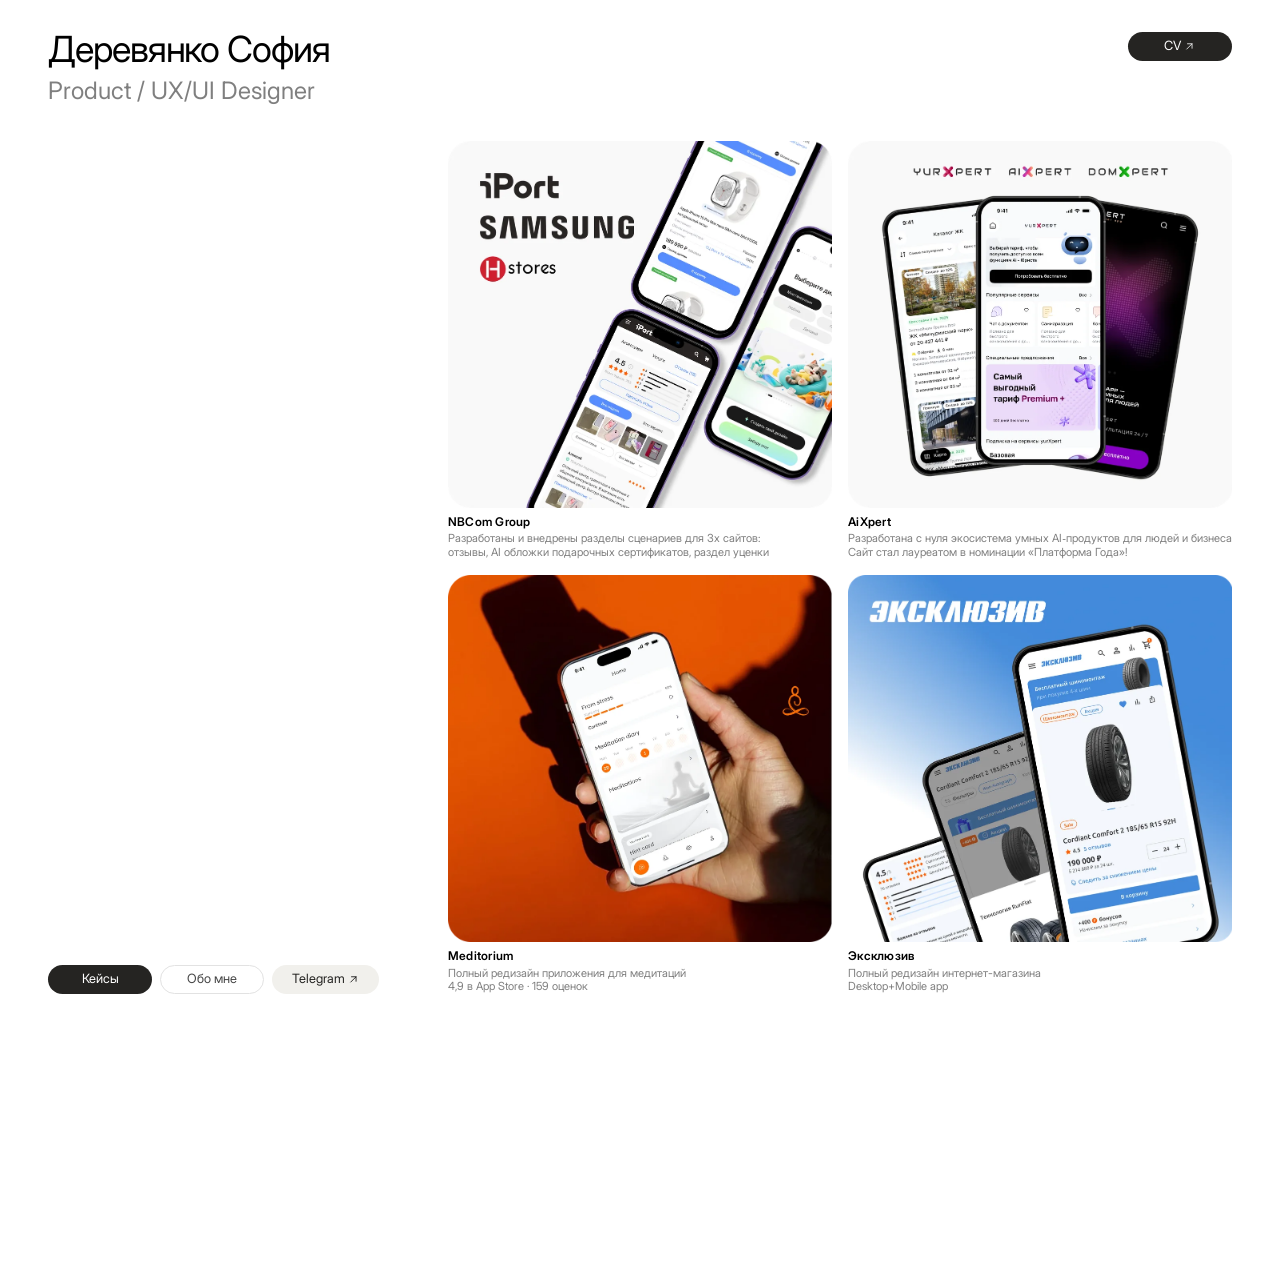
<file: cases/index.html>
<!DOCTYPE html>
<html lang="ru">
<head>
<meta charset="utf-8">
<meta name="viewport" content="width=device-width, initial-scale=1, viewport-fit=cover">
<title>Кейсы - Деревянко София</title>
<meta name="description" content="Кейсы: NBCom Group, AiXpert, Meditorium, ЭКСКЛЮЗИВ.">
<meta property="og:type" content="website">
<meta property="og:title" content="Кейсы - Деревянко София">
<meta property="og:description" content="Кейсы: NBCom Group, AiXpert, Meditorium, ЭКСКЛЮЗИВ.">
<meta property="og:image" content="../assets/og.jpg">
<meta name="theme-color" content="#ffffff">
<link rel="icon" href="../assets/favicon.svg" type="image/svg+xml">
<link rel="preload" href="../assets/fonts/inter-cyrillic-opsz-normal.woff2" as="font" type="font/woff2" crossorigin>
<link rel="stylesheet" href="../assets/site.css?v=20261114touch1">
<style>.c0{flex-shrink:0;align-self:stretch;min-width:0;font-family:var(--f-sans);font-weight:400;font-size:45px;line-height:43px;letter-spacing:-0.03em;color:#000000}
.c1{flex-shrink:0;align-self:stretch;min-width:0;font-family:var(--f-sans);font-weight:400;font-size:30px;line-height:43px;color:rgba(0,0,0,0.5)}
.c2{width:480px;flex-shrink:0;display:flex;flex-direction:column;gap:10px;align-items:flex-start;text-decoration:none;color:inherit}
.c3{flex-shrink:0;white-space:nowrap;font-family:var(--f-sans);font-weight:400;font-size:16px;line-height:1.0;color:#ffffff}
.c4{width:16px;flex-shrink:0;height:16px;display:block}
.c5{width:130px;flex-shrink:0;display:flex;flex-direction:row;padding:10px 25px 10px 25px;gap:2px;justify-content:center;align-items:center;background:#252422;border-radius:999px;text-decoration:none;color:inherit}
.c6{flex-shrink:0;display:flex;flex-direction:row;gap:10px;align-items:flex-start}
.c7{flex-shrink:0;display:flex;flex-direction:row;gap:20px;align-items:center}
.c8{width:980px;flex-shrink:0;display:flex;flex-direction:row;gap:20px;justify-content:flex-end;align-items:center}
.c9{flex-shrink:0;align-self:stretch;min-width:0;display:flex;flex-direction:row;justify-content:space-between;align-items:flex-start}
.ca{width:130px;flex-shrink:0;display:flex;flex-direction:row;padding:10px 20px 10px 20px;justify-content:center;align-items:center;background:#252422;border-radius:999px;text-decoration:none;color:inherit}
.cb{flex-shrink:0;white-space:nowrap;font-family:var(--f-sans);font-weight:400;font-size:16px;line-height:1.0;color:#464646}
.cc{position:absolute;inset:0;pointer-events:none;border-style:solid;border-color:#e2e2e2;border-width:0.5px 0.5px 0.5px 0.5px;border-radius:inherit}
.cd{width:130px;flex-shrink:0;display:flex;flex-direction:row;padding:10px 20px 10px 20px;gap:4px;justify-content:center;align-items:center;position:relative;border-radius:999px;text-decoration:none;color:inherit}
.ce{flex-shrink:0;white-space:nowrap;font-family:var(--f-sans);font-weight:400;font-size:16px;line-height:1.0;color:#252422}
.cf{flex-shrink:0;display:flex;flex-direction:row;padding:10px 25px 10px 25px;gap:2px;justify-content:center;align-items:center;background:#f1f0ec;border-radius:999px;text-decoration:none;color:inherit}
.c10{flex-shrink:0;align-self:stretch;min-width:0;display:flex;flex-direction:row;gap:10px;align-items:flex-start}
.c11{flex-shrink:0;width:480px;display:flex;flex-direction:column;gap:10px;align-items:flex-start}
.c12{flex-shrink:0;align-self:stretch;display:flex;flex-direction:column;gap:20px;justify-content:flex-end;align-items:flex-start}
.c13{height:458.53px;flex-shrink:0;width:480.31px;object-fit:cover;display:block}
.c14{flex-shrink:0;align-self:stretch;min-width:0;font-family:var(--f-sans);font-weight:600;font-size:15px;line-height:1.0;letter-spacing:0.02em;color:#000000}
.c15{flex-shrink:0;align-self:stretch;min-width:0;font-family:var(--f-sans);font-weight:400;font-size:14px;line-height:1.2;color:rgba(0,0,0,0.5)}
.c16{flex-shrink:0;align-self:stretch;min-width:0;display:flex;flex-direction:column;gap:6px;align-items:flex-start;border-radius:20px}
.c17{flex-shrink:0;display:flex;flex-direction:column;gap:10px;justify-content:center;align-items:flex-start;width:480.31px;text-decoration:none;color:inherit}
.c18{flex-shrink:0;display:flex;flex-direction:column;gap:20px;justify-content:center;align-items:flex-start}
.c19{flex-shrink:0;align-self:stretch;min-width:0;display:flex;flex-direction:row;gap:20px;align-items:flex-end}
.c1a{width:1600px;display:flex;flex-direction:column;padding:40px 60px 40px 60px;gap:40px;align-items:flex-start;background:#ffffff;overflow:hidden}
.c1b{flex-shrink:0;white-space:nowrap;font-family:var(--f-sans);font-weight:400;font-size:24px;line-height:1.0;letter-spacing:-0.03em;color:#000000}
.c1c{flex-shrink:0;white-space:nowrap;font-family:var(--f-sans);font-weight:400;font-size:12px;line-height:1.0;color:rgba(0,0,0,0.5)}
.c1d{flex-shrink:0;display:flex;flex-direction:column;gap:4px;align-items:flex-start;text-decoration:none;color:inherit}
.c1e{flex-shrink:0;display:flex;flex-direction:row;padding:10px 25px 10px 25px;gap:2px;justify-content:center;align-items:center;background:#252422;border-radius:999px;text-decoration:none;color:inherit}
.c1f{height:40px;flex-shrink:0;align-self:stretch;min-width:0;display:flex;flex-direction:row;padding:0 16px 0 16px;justify-content:space-between;align-items:center}
.c20{height:327.45px;flex-shrink:0;align-self:stretch;min-width:0;width:343px;object-fit:cover;display:block}
.c21{flex-shrink:0;align-self:stretch;min-width:0;display:flex;flex-direction:column;gap:10px;justify-content:center;align-items:flex-start;text-decoration:none;color:inherit}
.c22{flex-shrink:0;width:375px;display:flex;flex-direction:column;padding:0 16px 0 16px;gap:16px;justify-content:center;align-items:flex-start}
.c23{flex-shrink:0;align-self:stretch;min-width:0;display:flex;flex-direction:column;gap:12px;align-items:flex-start}
.c24{flex:1 1 0;min-width:0;height:40px;display:flex;flex-direction:row;padding:10px 20px 10px 20px;justify-content:center;align-items:center;background:#252422;border-radius:999px;text-decoration:none;color:inherit}
.c25{flex:1 1 0;min-width:0;height:40px;display:flex;flex-direction:row;padding:10px 20px 10px 20px;gap:4px;justify-content:center;align-items:center;position:relative;border-radius:999px;text-decoration:none;color:inherit}
.c26{flex:1 1 0;min-width:0;height:40px;display:flex;flex-direction:row;padding:10px 25px 10px 25px;gap:2px;justify-content:center;align-items:center;background:#f1f0ec;border-radius:999px;text-decoration:none;color:inherit}
.c27{position:absolute;left:0;top:1744px;width:375px;display:flex;flex-direction:column;padding:16px 16px 16px 16px;gap:10px;justify-content:flex-end;align-items:flex-start;background:#ffffff}
.c28{width:375px;display:flex;flex-direction:column;padding:12px 0 12px 0;gap:30px;align-items:flex-start;position:relative;background:#ffffff;overflow:hidden}</style>
<script>(function(){var d=document.documentElement;function f(){var w=window.innerWidth,h=window.innerHeight,m=w<1024,z=m?Math.min(w/375,1.6):Math.min(w/1600,1);d.style.zoom=z;d.classList.toggle('is-m',m);d.style.setProperty('--vh',(h/z)+'px');d.style.setProperty('--vw',(w/z)+'px')}f();window.addEventListener('resize',f)})();</script>
</head>
<body>
<div class="L L-d " data-w="1600"><div class="c1a"><div class="c9"><a class="c2 home" href="../index.html"><div class="c0 tx">Деревянко София</div><div class="c1 tx">Product / UX/UI Designer</div></a><div class="c8"><div class="c7"><div class="c6"><a class="c5 btn btn-dark" href="../assets/cv.pdf" target="_blank" rel="noopener" data-cv><div class="c3 tx">CV</div><div class="c4"><svg class="ic" width="16" height="16" viewBox="0 0 16 16" fill="none"><path d="M11.32 10.32V4.72H5.64M11.32 4.72 4.72 11.32" stroke="#fff" stroke-linecap="round" stroke-linejoin="round"/></svg></div></a></div></div></div></div><div class="c19"><div class="c12"><div class="c11"><div class="c10 navbtns"><a class="ca btn btn-dark" href="../cases/index.html"><div class="c3 tx">Кейсы</div></a><a class="cd btn btn-ol" href="../about/index.html"><div class="cb tx">Обо мне</div><i class="cc"></i></a><a class="cf btn" href="https://t.me/" target="_blank" rel="noopener" data-tg><div class="ce tx">Telegram</div><div class="c4"><svg class="ic" width="16" height="16" viewBox="0 0 16 16" fill="none"><path d="M11.32 10.32V4.72H5.64M11.32 4.72 4.72 11.32" stroke="currentColor" stroke-linecap="round" stroke-linejoin="round"/></svg></div></a></div></div></div><div class="c18"><div class="c7"><a class="c17 card" href="../cases/nbcom/index.html"><img loading="eager" class="c13 im" data-inline-photo="../assets/img/7c5bb817c3.webp" alt="" width="480" height="459" decoding="async"><div class="c16"><div class="c14 tx">NBCom Group</div><div class="c15 tx"><p>Разработаны и внедрены разделы сценариев для 3х сайтов:</p><p>отзывы, AI обложки подарочных сертификатов, раздел уценки</p></div></div></a><a class="c17 card" href="../cases/aixpert/index.html"><img loading="eager" class="c13 im" data-inline-photo="../assets/img/03f46dc1fa.webp" alt="" width="480" height="459" decoding="async"><div class="c16"><div class="c14 tx">AiXpert</div><div class="c15 tx"><p>Разработана с нуля экосистема умных AI‑продуктов для людей и бизнеса</p><p>Сайт стал лауреатом в номинации «Платформа Года»! </p></div></div></a></div><div class="c7"><a class="c17 card" href="../cases/meditorium/index.html"><img loading="eager" class="c13 im" data-inline-photo="../assets/img/a1a7e81be2.webp" alt="" width="480" height="459" decoding="async"><div class="c16"><div class="c14 tx">Meditorium</div><div class="c15 tx"><p>Полный редизайн приложения для медитаций</p><p>4,9 в App Store · 159 оценок</p></div></div></a><a class="c17 card" href="../cases/exclusive/index.html"><img class="c13 im" data-inline-photo="../assets/img/4ecf1f8f15.webp" alt="" width="480" height="459" loading="eager" decoding="async"><div class="c16"><div class="c14 tx">Эксклюзив</div><div class="c15 tx"><p>Полный редизайн интернет-магазина</p><p>Desktop+Mobile app</p></div></div></a></div></div></div></div></div>
<div class="L L-m " data-w="375"><div class="c28"><div class="c1f"><a class="c1d home" href="../index.html"><div class="c1b tx">Деревянко София</div><div class="c1c tx">Product / UX/UI Designer</div></a><a class="c1e btn btn-dark" href="../assets/cv.pdf" target="_blank" rel="noopener" data-cv><div class="c3 tx">CV</div><div class="c4"><svg class="ic" width="16" height="16" viewBox="0 0 16 16" fill="none"><path d="M11.32 10.32V4.72H5.64M11.32 4.72 4.72 11.32" stroke="#fff" stroke-linecap="round" stroke-linejoin="round"/></svg></div></a></div><div class="c23"><div class="c22"><a class="c21 card" href="../cases/nbcom/index.html"><img loading="eager" class="c20 im" data-inline-photo="../assets/img/7c5bb817c3.webp" alt="" width="343" height="327" decoding="async"><div class="c16"><div class="c14 tx">NBCom Group</div><div class="c15 tx">Разработаны и внедрены разделы сценариев для 3х сайтов:отзывы, AI обложки подарочных сертификатов, раздел уценки</div></div></a><a class="c21 card" href="../cases/aixpert/index.html"><img loading="eager" class="c20 im" data-inline-photo="../assets/img/03f46dc1fa.webp" alt="" width="343" height="327" decoding="async"><div class="c16"><div class="c14 tx">AiXpert</div><div class="c15 tx">Разработана с нуля экосистема умных AI‑продуктов для людей и бизнеса.Сайт стал лауреатом в номинации «Платформа Года»! </div></div></a><a class="c21 card" href="../cases/meditorium/index.html"><img loading="eager" class="c20 im" data-inline-photo="../assets/img/a1a7e81be2.webp" alt="" width="343" height="327" decoding="async"><div class="c16"><div class="c14 tx">Meditorium</div><div class="c15 tx"><p>Полный редизайн приложения для медитаций</p><p>4,9 в App Store · 159 оценок</p></div></div></a><a class="c21 card" href="../cases/exclusive/index.html"><img class="c20 im" data-inline-photo="../assets/img/4ecf1f8f15.webp" alt="" width="343" height="327" loading="eager" decoding="async"><div class="c16"><div class="c14 tx">Эксклюзив</div><div class="c15 tx"><p>Полный редизайн интернет-магазина</p><p>Desktop+Mobile app</p></div></div></a></div></div><div class="c27 mnav"><div class="c10 navbtns"><a class="c24 btn btn-dark" href="../cases/index.html"><div class="c3 tx">Кейсы</div></a><a class="c25 btn btn-ol" href="../about/index.html"><div class="cb tx">Обо мне</div><i class="cc"></i></a><a class="c26 btn" href="https://t.me/" target="_blank" rel="noopener" data-tg><div class="ce tx">Telegram</div><div class="c4"><svg class="ic" width="16" height="16" viewBox="0 0 16 16" fill="none"><path d="M11.32 10.32V4.72H5.64M11.32 4.72 4.72 11.32" stroke="currentColor" stroke-linecap="round" stroke-linejoin="round"/></svg></div></a></div></div></div></div>
<script src="../assets/site.js?v=20261114touch1" defer></script>

<script>(function(){var images={"../assets/img/7c5bb817c3.webp":"[data-uri]","../assets/img/03f46dc1fa.webp":"[data-uri]","../assets/img/a1a7e81be2.webp":"[data-uri]","../assets/img/4ecf1f8f15.webp":"[data-uri]"};document.querySelectorAll('img[data-inline-photo]').forEach(function(img){img.src=images[img.getAttribute('data-inline-photo')];});})();</script>
<script>
(function () {
  function watch(img) {
    var source = img.getAttribute('src');
    if (!source || source.indexOf('data:') === 0) return;
    var retries = 0;
    function retry() {
      if (img.complete && img.naturalWidth > 0) return;
      if (retries >= 3) return;
      retries++;
      var url = new URL(source, document.baseURI);
      url.searchParams.set('_load', String(retries));
      img.src = url.href;
    }
    img.addEventListener('error', retry);
    function start() {
      [7000, 14000, 25000].forEach(function (ms) { setTimeout(retry, ms); });
    }
    if ('IntersectionObserver' in window) {
      var observer = new IntersectionObserver(function(entries) {
        if (entries.some(function(e) { return e.isIntersecting; })) {
          observer.disconnect();
          start();
        }
      }, {rootMargin:'250px'});
      observer.observe(img);
    } else { start(); }
  }
  document.querySelectorAll('img[src*="/assets/img/"]').forEach(watch);
})();
</script>
</body>
</html>
</file>
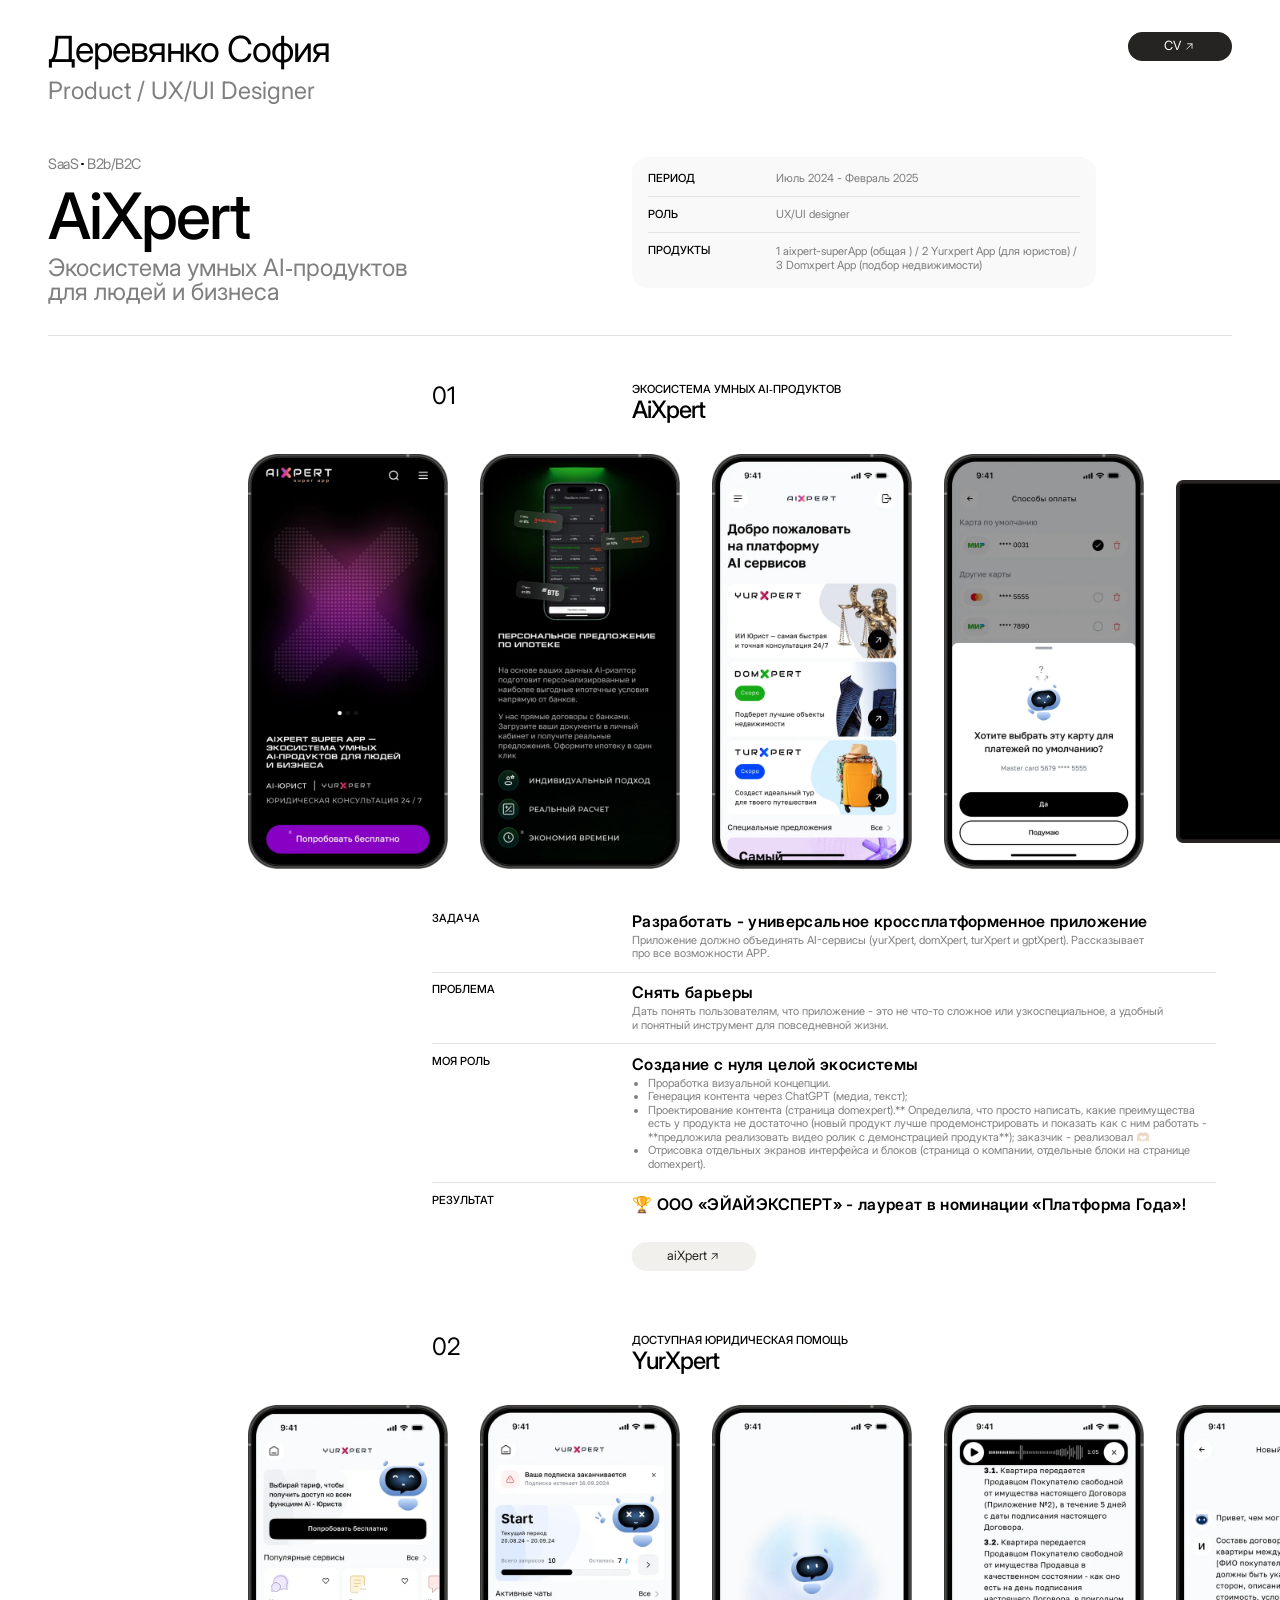
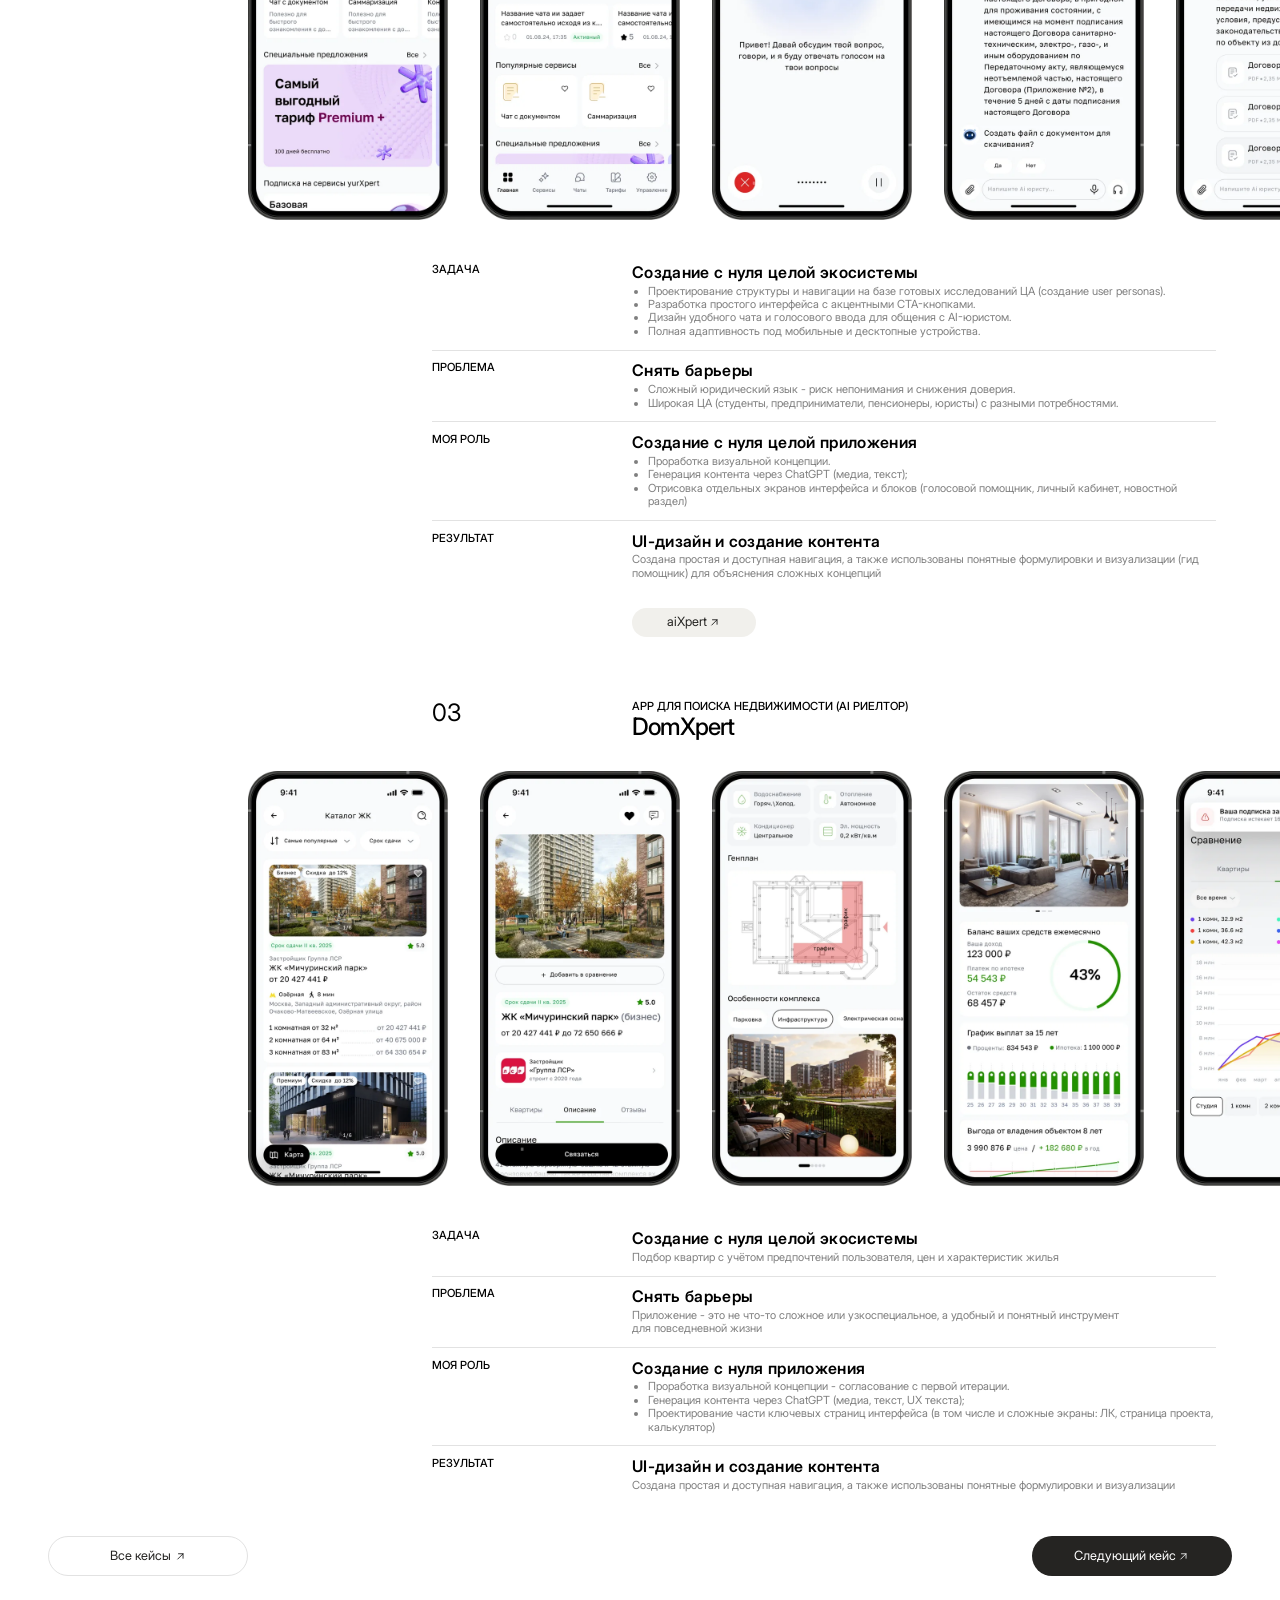
<file: cases/aixpert/index.html>
<!DOCTYPE html>
<html lang="ru">
<head>
<meta charset="utf-8">
<meta name="viewport" content="width=device-width, initial-scale=1, viewport-fit=cover">
<title>AiXpert - кейс - Деревянко София</title>
<meta name="description" content="Кейс AiXpert: задачи, решения и результаты.">
<meta property="og:type" content="website">
<meta property="og:title" content="AiXpert - кейс - Деревянко София">
<meta property="og:description" content="Кейс AiXpert: задачи, решения и результаты.">
<meta property="og:image" content="../../assets/og.jpg">
<meta name="theme-color" content="#ffffff">
<link rel="icon" href="../../assets/favicon.svg" type="image/svg+xml">
<link rel="preload" href="../../assets/fonts/inter-cyrillic-opsz-normal.woff2" as="font" type="font/woff2" crossorigin>
<link rel="stylesheet" href="../../assets/site.css?v=20261114touch1">
<style>.c0{flex-shrink:0;align-self:stretch;min-width:0;font-family:var(--f-sans);font-weight:400;font-size:45px;line-height:43px;letter-spacing:-0.03em;color:#000000}
.c1{flex-shrink:0;align-self:stretch;min-width:0;font-family:var(--f-sans);font-weight:400;font-size:30px;line-height:43px;color:rgba(0,0,0,0.5)}
.c2{width:480px;flex-shrink:0;display:flex;flex-direction:column;gap:10px;align-items:flex-start;text-decoration:none;color:inherit}
.c3{flex-shrink:0;white-space:nowrap;font-family:var(--f-sans);font-weight:400;font-size:16px;line-height:1.0;color:#ffffff}
.c4{width:16px;flex-shrink:0;height:16px;display:block}
.c5{width:130px;flex-shrink:0;display:flex;flex-direction:row;padding:10px 25px 10px 25px;gap:2px;justify-content:center;align-items:center;background:#252422;border-radius:999px;text-decoration:none;color:inherit}
.c6{flex-shrink:0;display:flex;flex-direction:row;gap:10px;align-items:flex-start}
.c7{flex-shrink:0;display:flex;flex-direction:row;gap:20px;align-items:center}
.c8{flex:1 1 0;min-width:0;display:flex;flex-direction:row;gap:20px;justify-content:flex-end;align-items:center}
.c9{flex-shrink:0;align-self:stretch;min-width:0;display:flex;flex-direction:row;justify-content:space-between;align-items:flex-start}
.ca{flex-shrink:0;white-space:nowrap;font-family:var(--f-sans);font-weight:400;font-size:18px;line-height:1.0;letter-spacing:-0.03em;color:rgba(0,0,0,0.5)}
.cb{width:3px;flex-shrink:0;height:3px;position:relative;background:#000000;border-radius:50%}
.cc{flex-shrink:0;display:flex;flex-direction:row;gap:4px;justify-content:center;align-items:center}
.cd{flex-shrink:0;white-space:nowrap;font-family:var(--f-sans);font-weight:500;font-size:80px;line-height:1.0;letter-spacing:-0.03em;color:#000000}
.ce{flex-shrink:0;align-self:stretch;min-width:0;font-family:var(--f-sans);font-weight:400;font-size:30px;line-height:1.0;color:rgba(0,0,0,0.5)}
.cf{flex-shrink:0;align-self:stretch;min-width:0;display:flex;flex-direction:column;gap:10px;align-items:flex-start}
.c10{flex-shrink:0;display:flex;flex-direction:column;gap:16px;align-items:flex-start;width:478px}
.c11{width:155px;flex-shrink:0;font-family:var(--f-sans);font-weight:500;font-size:14px;line-height:1.0;color:#000000;text-transform:uppercase}
.c12{flex-shrink:0;white-space:nowrap;font-family:var(--f-sans);font-weight:400;font-size:14px;line-height:1.0;color:rgba(0,0,0,0.5)}
.c13{flex-shrink:0;align-self:stretch;min-width:0;display:flex;flex-direction:row;padding:0 0 15px 0;gap:20px;align-items:flex-start}
.c14{flex-shrink:0;width:605px;font-family:var(--f-sans);font-weight:400;font-size:14px;line-height:1.0;color:rgba(0,0,0,0.5)}
.c15{width:500px;flex-shrink:0;display:flex;flex-direction:column;gap:6px;align-items:flex-start;border-radius:20px}
.c16{position:absolute;inset:0;pointer-events:none;border-style:solid;border-color:#e2e2e2;border-width:0.5px 0 0 0;border-radius:inherit}
.c17{flex-shrink:0;align-self:stretch;min-width:0;display:flex;flex-direction:row;padding:15px 0 15px 0;gap:20px;align-items:flex-start;position:relative}
.c18{flex-shrink:0;align-self:stretch;min-width:0;font-family:var(--f-sans);font-weight:400;font-size:14px;line-height:1.2;color:rgba(0,0,0,0.5)}
.c19{flex:1 1 0;min-width:0;display:flex;flex-direction:column;padding:15px 15px 15px 15px;justify-content:flex-end;align-items:flex-start;background:#f9f9f9;border-radius:20px;flex:none;width:auto;margin-left:252px;align-self:flex-start}
.c1a{position:absolute;inset:0;pointer-events:none;border-style:solid;border-color:#e2e2e2;border-width:0 0 0.5px 0;border-radius:inherit}
.c1b{flex-shrink:0;align-self:stretch;min-width:0;display:flex;flex-direction:row;padding:20px 0 40px 0;gap:272px;justify-content:center;align-items:center;position:relative;justify-content:flex-start;gap:0}
.c1c{width:230px;flex-shrink:0;font-family:var(--f-sans);font-weight:400;font-size:30px;line-height:1.0;color:#000000}
.c1d{flex-shrink:0;align-self:stretch;min-width:0;font-family:var(--f-sans);font-weight:500;font-size:14px;line-height:1.0;color:#000000;text-transform:uppercase}
.c1e{flex-shrink:0;align-self:stretch;min-width:0;font-family:var(--f-sans);font-weight:500;font-size:30px;line-height:1.0;letter-spacing:-0.04em;color:#000000}
.c1f{flex:1 1 0;min-width:0;display:flex;flex-direction:column;gap:4px;align-items:flex-start}
.c20{flex-shrink:0;align-self:stretch;min-width:0;display:flex;flex-direction:row;gap:20px;align-items:flex-start}
.c21{flex-shrink:0;align-self:stretch;min-width:0;display:flex;flex-direction:column;gap:20px;justify-content:flex-end;align-items:flex-start}
.c22{flex-shrink:0;align-self:stretch;min-width:0;display:flex;flex-direction:column;gap:20px;align-items:flex-start}
.c23{flex:1 1 0;min-width:0;display:flex;flex-direction:column;gap:100px;justify-content:center;align-items:flex-start}
.c24{flex-shrink:0;width:1480px;display:flex;flex-direction:row;padding:20px 0 20px 480px;gap:20px;align-items:flex-end}
.c25{width:250px;flex-shrink:0;height:518px;object-fit:cover;display:block}
.c26{width:806px;flex-shrink:0;height:453px;object-fit:cover;display:block}
.c27{flex-shrink:0;display:flex;flex-direction:row;padding:0 0 0 250px;gap:40px;justify-content:center;align-items:center;overflow-x:auto;overflow-y:hidden;margin-right:-60px;padding-right:60px;align-self:stretch;justify-content:flex-start;flex:none;width:calc(100% + 60px)}
.c28{width:230px;flex-shrink:0;font-family:var(--f-sans);font-weight:500;font-size:14px;line-height:1.0;color:#000000;text-transform:uppercase}
.c29{flex-shrink:0;align-self:stretch;min-width:0;font-family:var(--f-sans);font-weight:600;font-size:20px;line-height:1.0;letter-spacing:0.02em;color:#000000}
.c2a{flex:1 1 0;min-width:0;display:flex;flex-direction:column;gap:6px;align-items:flex-start;border-radius:20px}
.c2b{flex-shrink:0;align-self:stretch;min-width:0;display:flex;flex-direction:column;gap:6px;align-items:flex-start;border-radius:20px}
.c2c{flex:1 1 0;min-width:0;display:flex;flex-direction:column;gap:10px;align-items:flex-start}
.c2d{position:absolute;inset:0;pointer-events:none;border-style:solid;border-color:#e2e2e2;border-width:0.5px 0 0.5px 0;border-radius:inherit}
.c2e{flex-shrink:0;align-self:stretch;min-width:0;display:flex;flex-direction:row;padding:15px 0 15px 0;gap:20px;align-items:flex-start;position:relative;background:#ffffff}
.c2f{flex-shrink:0;align-self:stretch;min-width:0;font-family:var(--f-sans);font-weight:600;font-size:20px;line-height:1.2;letter-spacing:0.02em;color:#000000}
.c30{flex-shrink:0;white-space:nowrap;font-family:var(--f-sans);font-weight:400;font-size:16px;line-height:1.0;color:#252422}
.c31{width:155px;flex-shrink:0;display:flex;flex-direction:row;padding:10px 25px 10px 25px;gap:2px;justify-content:center;align-items:center;background:#f1f0ec;border-radius:999px;text-decoration:none;color:inherit}
.c32{flex-shrink:0;display:flex;flex-direction:row;padding:20px 0 0 250px;gap:10px;align-items:flex-start}
.c33{width:980px;flex-shrink:0;display:flex;flex-direction:column;justify-content:center;align-items:flex-start}
.c34{width:980px;flex-shrink:0;height:48px;display:flex;flex-direction:row;gap:20px;align-items:flex-start}
.c35{flex-shrink:0;align-self:stretch;min-width:0;display:flex;flex-direction:row;padding:15px 0 15px 0;gap:20px;align-items:flex-start}
.c36{flex-shrink:0;align-self:stretch;min-width:0;display:flex;flex-direction:row;padding:20px 0 0 250px;gap:10px;align-items:flex-start}
.c37{flex:1 1 0;min-width:0;display:flex;flex-direction:row;gap:20px;align-items:flex-start}
.c38{flex-shrink:0;width:1480px;display:flex;flex-direction:row;padding:20px 0 0 480px;gap:20px;align-items:flex-end}
.c39{position:absolute;inset:0;pointer-events:none;border-style:solid;border-color:#e2e2e2;border-width:0.5px 0.5px 0.5px 0.5px;border-radius:inherit}
.c3a{width:250px;flex-shrink:0;height:50px;display:flex;flex-direction:row;padding:10px 20px 10px 20px;gap:4px;justify-content:center;align-items:center;position:relative;border-radius:999px;text-decoration:none;color:inherit}
.c3b{width:250px;flex-shrink:0;height:50px;display:flex;flex-direction:row;padding:10px 25px 10px 25px;gap:2px;justify-content:center;align-items:center;background:#252422;border-radius:999px;text-decoration:none;color:inherit}
.c3c{flex-shrink:0;width:1480px;display:flex;flex-direction:row;justify-content:space-between;align-items:flex-start}
.c3d{width:1600px;display:flex;flex-direction:column;padding:40px 60px 40px 60px;gap:40px;align-items:flex-start;background:#ffffff;overflow:hidden}
.c3e{flex-shrink:0;white-space:nowrap;font-family:var(--f-sans);font-weight:400;font-size:24px;line-height:1.0;letter-spacing:-0.03em;color:#000000}
.c3f{flex-shrink:0;white-space:nowrap;font-family:var(--f-sans);font-weight:400;font-size:12px;line-height:1.0;color:rgba(0,0,0,0.5)}
.c40{flex-shrink:0;display:flex;flex-direction:column;gap:4px;align-items:flex-start;text-decoration:none;color:inherit}
.c41{flex-shrink:0;display:flex;flex-direction:row;padding:10px 25px 10px 25px;gap:2px;justify-content:center;align-items:center;background:#252422;border-radius:999px;text-decoration:none;color:inherit}
.c42{height:40px;flex-shrink:0;align-self:stretch;min-width:0;display:flex;flex-direction:row;padding:0 16px 0 16px;justify-content:space-between;align-items:center}
.c43{flex-shrink:0;white-space:nowrap;font-family:var(--f-sans);font-weight:400;font-size:12px;line-height:1.0;letter-spacing:-0.03em;color:rgba(0,0,0,0.5)}
.c44{flex-shrink:0;align-self:stretch;min-width:0;font-family:var(--f-sans);font-weight:400;font-size:30px;line-height:1.1;color:#000000}
.c45{flex-shrink:0;align-self:stretch;min-width:0;font-family:var(--f-sans);font-weight:400;font-size:16px;line-height:1.0;color:rgba(0,0,0,0.5)}
.c46{flex-shrink:0;width:343px;display:flex;flex-direction:column;gap:8px;align-items:flex-start}
.c47{width:151px;flex-shrink:0;font-family:var(--f-sans);font-weight:500;font-size:12px;line-height:1.0;color:#000000;text-transform:uppercase}
.c48{flex:1 1 0;min-width:0;font-family:var(--f-sans);font-weight:400;font-size:12px;line-height:1.0;color:rgba(0,0,0,0.5)}
.c49{flex-shrink:0;align-self:stretch;min-width:0;display:flex;flex-direction:row;padding:0 0 15px 0;gap:10px;align-items:center}
.c4a{flex-shrink:0;align-self:stretch;min-width:0;display:flex;flex-direction:row;padding:15px 0 15px 0;gap:10px;align-items:center;position:relative}
.c4b{flex-shrink:0;align-self:stretch;min-width:0;display:flex;flex-direction:row;padding:15px 0 0 0;gap:10px;align-items:flex-start;position:relative}
.c4c{flex-shrink:0;align-self:stretch;min-width:0;display:flex;flex-direction:column;padding:16px 16px 16px 16px;justify-content:flex-end;align-items:flex-start;background:#f9f9f9;border-radius:20px}
.c4d{flex-shrink:0;align-self:stretch;min-width:0;display:flex;flex-direction:column;padding:0 16px 0 16px;gap:20px;align-items:flex-start}
.c4e{flex-shrink:0;white-space:nowrap;font-family:var(--f-sans);font-weight:400;font-size:12px;line-height:1.0;letter-spacing:-0.03em;color:#000000}
.c4f{flex-shrink:0;white-space:nowrap;font-family:var(--f-sans);font-weight:500;font-size:12px;line-height:1.0;color:#000000;text-transform:uppercase}
.c50{flex-shrink:0;align-self:stretch;min-width:0;font-family:var(--f-sans);font-weight:500;font-size:16px;line-height:1.0;color:#000000}
.c51{flex:1 1 0;min-width:0;display:flex;flex-direction:column;gap:4px;justify-content:center;align-items:flex-start}
.c52{flex-shrink:0;align-self:stretch;min-width:0;display:flex;flex-direction:row;padding:0 16px 0 16px;gap:10px;align-items:flex-start}
.c53{width:339px;flex-shrink:0;height:191px;object-fit:cover;display:block}
.c54{flex-shrink:0;display:flex;flex-direction:row;padding:0 0 0 62px;gap:10px;justify-content:center;align-items:center;overflow-x:auto;overflow-y:hidden;justify-content:flex-start;padding-left:62.5px;padding-right:62.5px;scroll-snap-type:x mandatory;align-self:stretch;width:auto;max-width:100%;flex:none}
.c55{height:6px;flex-shrink:0;width:12px;position:relative;background:#252422;border-radius:10px}
.c56{width:31px;flex-shrink:0;height:6px;display:flex;flex-direction:column;padding:0 10px 0 0;gap:10px;align-items:flex-start;background:rgba(52,52,52,0.1);border-radius:10px}
.c57{width:6px;flex-shrink:0;height:6px;position:relative;background:rgba(52,52,52,0.1);border-radius:50px}
.c58{height:6px;flex-shrink:0;align-self:stretch;min-width:0;display:flex;flex-direction:row;gap:6px;justify-content:center;align-items:center}
.c59{flex-shrink:0;width:230px;font-family:var(--f-sans);font-weight:500;font-size:12px;line-height:1.0;color:#000000;text-transform:uppercase}
.c5a{flex-shrink:0;align-self:stretch;min-width:0;font-family:var(--f-sans);font-weight:600;font-size:15px;line-height:1.0;letter-spacing:0.02em;color:#000000}
.c5b{flex-shrink:0;align-self:stretch;min-width:0;display:flex;flex-direction:column;padding:10px 0 10px 0;gap:10px;align-items:flex-start;position:relative}
.c5c{flex-shrink:0;align-self:stretch;min-width:0;display:flex;flex-direction:column;padding:10px 0 10px 0;gap:10px;align-items:flex-start;position:relative;background:#ffffff}
.c5d{flex-shrink:0;align-self:stretch;min-width:0;font-family:var(--f-sans);font-weight:600;font-size:16px;line-height:1.2;letter-spacing:0.02em;color:#000000}
.c5e{flex-shrink:0;align-self:stretch;min-width:0;display:flex;flex-direction:column;justify-content:center;align-items:flex-start}
.c5f{height:40px;flex-shrink:0;align-self:stretch;min-width:0;display:flex;flex-direction:row;padding:10px 25px 10px 25px;gap:2px;justify-content:center;align-items:center;background:#f1f0ec;border-radius:999px;text-decoration:none;color:inherit}
.c60{flex:1 1 0;min-width:0;display:flex;flex-direction:column;gap:20px;justify-content:center;align-items:flex-start}
.c61{flex-shrink:0;align-self:stretch;min-width:0;display:flex;flex-direction:row;padding:0 16px 0 16px;gap:20px;align-items:center}
.c62{flex-shrink:0;align-self:stretch;min-width:0;font-family:var(--f-sans);font-weight:600;font-size:16px;line-height:1.0;letter-spacing:0.02em;color:#000000}
.c63{flex-shrink:0;width:375px;display:flex;flex-direction:column;gap:20px;align-items:flex-start}
.c64{flex-shrink:0;align-self:stretch;min-width:0;display:flex;flex-direction:column;padding:10px 0 0 0;gap:10px;align-items:flex-start;position:relative;background:#ffffff}
.c65{flex:1 1 0;min-width:0;height:40px;display:flex;flex-direction:row;padding:10px 20px 10px 20px;justify-content:center;align-items:center;background:#252422;border-radius:999px;text-decoration:none;color:inherit}
.c66{flex-shrink:0;white-space:nowrap;font-family:var(--f-sans);font-weight:400;font-size:16px;line-height:1.0;color:#464646}
.c67{flex:1 1 0;min-width:0;height:40px;display:flex;flex-direction:row;padding:10px 20px 10px 20px;gap:4px;justify-content:center;align-items:center;position:relative;border-radius:999px;text-decoration:none;color:inherit}
.c68{flex:1 1 0;min-width:0;height:40px;display:flex;flex-direction:row;padding:10px 25px 10px 25px;gap:2px;justify-content:center;align-items:center;background:#f1f0ec;border-radius:999px;text-decoration:none;color:inherit}
.c69{flex-shrink:0;align-self:stretch;min-width:0;display:flex;flex-direction:row;gap:10px;align-items:flex-start}
.c6a{flex-shrink:0;width:375px;display:flex;flex-direction:column;padding:16px 16px 16px 16px;gap:10px;justify-content:flex-end;align-items:flex-start;background:#ffffff}
.c6b{width:375px;display:flex;flex-direction:column;padding:12px 0 0 0;gap:30px;align-items:flex-start;background:#ffffff;overflow:hidden}</style>
<script>(function(){var d=document.documentElement;function f(){var w=window.innerWidth,h=window.innerHeight,m=w<1024,z=m?Math.min(w/375,1.6):Math.min(w/1600,1);d.style.zoom=z;d.classList.toggle('is-m',m);d.style.setProperty('--vh',(h/z)+'px');d.style.setProperty('--vw',(w/z)+'px')}f();window.addEventListener('resize',f)})();</script>
</head>
<body>
<div class="L L-d " data-w="1600"><div class="c3d"><div class="c9"><a class="c2 home" href="../../index.html"><div class="c0 tx">Деревянко София</div><div class="c1 tx">Product / UX/UI Designer</div></a><div class="c8"><div class="c7"><div class="c6"><a class="c5 btn btn-dark" href="../../assets/cv.pdf" target="_blank" rel="noopener" data-cv><div class="c3 tx">CV</div><div class="c4"><svg class="ic" width="16" height="16" viewBox="0 0 16 16" fill="none"><path d="M11.32 10.32V4.72H5.64M11.32 4.72 4.72 11.32" stroke="#fff" stroke-linecap="round" stroke-linejoin="round"/></svg></div></a></div></div></div></div><div class="c1b"><div class="c10"><div class="cc"><div class="ca tx">SaaS </div><div class="cb"></div><div class="ca tx">B2b/B2C</div></div><div class="cf"><div class="cd tx">AiXpert</div><div class="ce tx">Экосистема умных AI‑продуктов для людей и бизнеса</div></div></div><div class="c19 ptab"><div class="c13 prow"><div class="c11 tx">Период</div><div class="c12 tx">Июль 2024 - Февраль 2025</div></div><div class="c17 prow"><div class="c11 tx">Роль</div><div class="c15"><div class="c14 tx">UX/UI designer</div></div><i class="c16"></i></div><div class="c17 prow"><div class="c11 tx">Продукты</div><div class="c15"><div class="c18 tx">1 aixpert-superApp (общая ) / 2 Yurxpert App (для юристов) / 3 Domxpert App (подбор недвижимости) </div></div><i class="c16"></i></div></div><i class="c1a"></i></div><div class="c22"><div class="c24"><div class="c23"><div class="c22"><div class="c21"><div class="c20"><div class="c1c tx">01</div><div class="c1f"><div class="c1d tx">экосистема умных AI‑продуктов</div><div class="c1e tx">AiXpert</div></div></div></div></div></div></div><div class="c27 gal"><img loading="eager" class="c25 im" data-inline-photo="../../assets/img/axmain1.webp" alt="" width="250" height="518" decoding="async"><img loading="eager" class="c25 im" data-inline-photo="../../assets/img/axmain2.webp" alt="" width="250" height="518" decoding="async"><img loading="eager" class="c25 im" data-inline-photo="../../assets/img/axmain3.webp" alt="" width="250" height="518" decoding="async"><img class="c25 im" data-inline-photo="../../assets/img/axmain4.webp" alt="" width="250" height="518" loading="eager" decoding="async"><img class="c26 im" src="../../assets/img/axmain5.webp" alt="" width="806" height="453" loading="lazy" decoding="async"><img class="c26 im" src="../../assets/img/axmain6.webp" alt="" width="806" height="453" loading="lazy" decoding="async"><img class="c26 im" src="../../assets/img/axmain7.webp" alt="" width="806" height="453" loading="lazy" decoding="async"><img class="c26 im" src="../../assets/img/axmain8.webp" alt="" width="806" height="453" loading="lazy" decoding="async"></div><div class="c24"><div class="c33"><div class="c17"><div class="c28 tx">Задача</div><div class="c2a"><div class="c29 tx">Разработать - универсальное кроссплатформенное приложение</div><div class="c18 tx">Приложение должно объединять AI-сервисы (yurXpert, domXpert, turXpert и gptXpert). Рассказывает про все возможности APP.</div></div></div><div class="c17"><div class="c28 tx">Проблема</div><div class="c2c"><div class="c2b"><div class="c29 tx">Снять барьеры</div><div class="c18 tx">Дать понять пользователям, что приложение - это не <span class="nw">что-то</span> сложное или узкоспециальное, а удобный и понятный инструмент для повседневной жизни.</div></div></div><i class="c2d"></i></div><div class="c2e"><div class="c28 tx">Моя роль</div><div class="c2a"><div class="c29 tx">Создание с нуля целой экосистемы</div><div class="c18 tx"><ul class="tl"><li>Проработка визуальной концепции.
</li><li>Генерация контента через ChatGPT (медиа, текст);
</li><li>Проектирование контента (страница domexpert).** Определила, что просто написать, какие преимущества есть у продукта не достаточно (новый продукт лучше продемонстрировать и показать как с ним работать - **предложила реализовать видео ролик с демонстрацией продукта**); заказчик - реализовал 🫶🏼
</li><li>Отрисовка отдельных экранов интерфейса и блоков (страница о компании, отдельные блоки на странице domexpert).</li></ul></div></div><i class="c1a"></i></div><div class="c2e"><div class="c28 tx">Результат</div><div class="c2a"><div class="c2f tx">🏆 ООО «ЭЙАЙЭКСПЕРТ» - лауреат в номинации «Платформа Года»!</div></div></div><div class="c32"><a class="c31 btn" href="https://aixpert.ru/" target="_blank" rel="noopener"><div class="c30 tx">aiXpert</div><div class="c4"><svg class="ic" width="16" height="16" viewBox="0 0 16 16" fill="none"><path d="M11.32 10.32V4.72H5.64M11.32 4.72 4.72 11.32" stroke="currentColor" stroke-linecap="round" stroke-linejoin="round"/></svg></div></a></div></div></div></div><div class="c22"><div class="c24"><div class="c34"><div class="c1c tx">02</div><div class="c1f"><div class="c1d tx">доступная юридическая помощь</div><div class="c1e tx">YurXpert</div></div></div></div><div class="c27 gal"><img class="c25 im" src="../../assets/img/axyur1.webp" alt="" width="250" height="518" loading="lazy" decoding="async"><img class="c25 im" src="../../assets/img/axyur2.webp" alt="" width="250" height="518" loading="lazy" decoding="async"><img class="c25 im" src="../../assets/img/axyur3.webp" alt="" width="250" height="518" loading="lazy" decoding="async"><img class="c25 im" src="../../assets/img/axyur4.webp" alt="" width="250" height="518" loading="lazy" decoding="async"><img class="c25 im" src="../../assets/img/axyur5.webp" alt="" width="250" height="518" loading="lazy" decoding="async"><img class="c25 im" src="../../assets/img/axyur6.webp" alt="" width="250" height="518" loading="lazy" decoding="async"><img class="c25 im" src="../../assets/img/axyur7.webp" alt="" width="250" height="518" loading="lazy" decoding="async"></div><div class="c24"><div class="c33"><div class="c35"><div class="c28 tx">Задача</div><div class="c2a"><div class="c29 tx">Создание с нуля целой экосистемы</div><div class="c18 tx"><ul class="tl"><li>Проектирование структуры и навигации на базе готовых исследований ЦА (создание user personas).</li><li>Разработка простого интерфейса с акцентными CTA-кнопками.
</li><li>Дизайн удобного чата и голосового ввода для общения с AI-юристом.
</li><li>Полная адаптивность под мобильные и десктопные устройства.</li></ul></div></div></div><div class="c17"><div class="c28 tx">Проблема</div><div class="c2c"><div class="c2b"><div class="c29 tx">Снять барьеры</div><div class="c18 tx"><ul class="tl"><li>Сложный юридический язык - риск непонимания и снижения доверия.
</li><li>Широкая ЦА (студенты, предприниматели, пенсионеры, юристы) с разными потребностями.</li></ul></div></div></div><i class="c2d"></i></div><div class="c2e"><div class="c28 tx">Моя роль</div><div class="c2a"><div class="c29 tx">Создание с нуля целой приложения</div><div class="c18 tx"><ul class="tl"><li>Проработка визуальной концепции.
</li><li>Генерация контента через ChatGPT (медиа, текст);
</li><li>Отрисовка отдельных экранов интерфейса и блоков (голосовой помощник, личный кабинет, новостной раздел)</li></ul></div></div><i class="c1a"></i></div><div class="c2e"><div class="c28 tx">Результат</div><div class="c2a"><div class="c29 tx">UI-дизайн и создание контента</div><div class="c18 tx">Создана простая и доступная навигация, а также использованы понятные формулировки и визуализации (гид помощник) для объяснения сложных концепций</div></div></div><div class="c36"><a class="c31 btn" href="https://aixpert.ru/" target="_blank" rel="noopener"><div class="c30 tx">aiXpert</div><div class="c4"><svg class="ic" width="16" height="16" viewBox="0 0 16 16" fill="none"><path d="M11.32 10.32V4.72H5.64M11.32 4.72 4.72 11.32" stroke="currentColor" stroke-linecap="round" stroke-linejoin="round"/></svg></div></a></div></div></div></div><div class="c22"><div class="c24"><div class="c37"><div class="c1c tx">03</div><div class="c1f"><div class="c1d tx">App для поиска недвижимости (AI риелтор)</div><div class="c1e tx">DomXpert</div></div></div></div><div class="c27 gal"><img class="c25 im" src="../../assets/img/axdom1.webp" alt="" width="250" height="518" loading="lazy" decoding="async"><img class="c25 im" src="../../assets/img/axdom2.webp" alt="" width="250" height="518" loading="lazy" decoding="async"><img class="c25 im" src="../../assets/img/axdom3.webp" alt="" width="250" height="518" loading="lazy" decoding="async"><img class="c25 im" src="../../assets/img/axdom4.webp" alt="" width="250" height="518" loading="lazy" decoding="async"><img class="c25 im" src="../../assets/img/axdom5.webp" alt="" width="250" height="518" loading="lazy" decoding="async"><img class="c25 im" src="../../assets/img/axdom6.webp" alt="" width="250" height="518" loading="lazy" decoding="async"></div><div class="c38"><div class="c33"><div class="c35"><div class="c28 tx">Задача</div><div class="c2a"><div class="c29 tx">Создание с нуля целой экосистемы</div><div class="c18 tx">Подбор квартир с учётом предпочтений пользователя, цен и характеристик жилья</div></div></div><div class="c17"><div class="c28 tx">Проблема</div><div class="c2c"><div class="c2b"><div class="c29 tx">Снять барьеры</div><div class="c18 tx">Приложение - это не <span class="nw">что-то</span> сложное или узкоспециальное, а удобный и понятный инструмент для повседневной жизни</div></div></div><i class="c2d"></i></div><div class="c2e"><div class="c28 tx">Моя роль</div><div class="c2a"><div class="c29 tx">Создание с нуля приложения</div><div class="c18 tx"><ul class="tl"><li>Проработка визуальной концепции - согласование с первой итерации.
</li><li>Генерация контента через ChatGPT (медиа, текст, UX текста);
</li><li>Проектирование части ключевых страниц интерфейса (в том числе и сложные экраны: ЛК, страница проекта, калькулятор)</li></ul></div></div><i class="c1a"></i></div><div class="c2e"><div class="c28 tx">Результат</div><div class="c2a"><div class="c29 tx">UI-дизайн и создание контента</div><div class="c18 tx">Создана простая и доступная навигация, а также использованы понятные формулировки и визуализации</div></div></div></div></div></div><div class="c3c"><a class="c3a btn btn-ol" href="../../cases/index.html"><div class="c30 tx">Все кейсы</div><div class="c4"><svg class="ic" width="16" height="16" viewBox="0 0 16 16" fill="none"><path d="M11.32 10.32V4.72H5.64M11.32 4.72 4.72 11.32" stroke="currentColor" stroke-linecap="round" stroke-linejoin="round"/></svg></div><i class="c39"></i></a><a class="c3b btn btn-dark" href="../../cases/meditorium/index.html"><div class="c3 tx">Следующий кейс</div><div class="c4"><svg class="ic" width="16" height="16" viewBox="0 0 16 16" fill="none"><path d="M11.32 10.32V4.72H5.64M11.32 4.72 4.72 11.32" stroke="#fff" stroke-linecap="round" stroke-linejoin="round"/></svg></div></a></div></div></div>
<div class="L L-m " data-w="375"><div class="c6b"><div class="c42"><a class="c40 home" href="../../index.html"><div class="c3e tx">Деревянко София</div><div class="c3f tx">Product / UX/UI Designer</div></a><a class="c41 btn btn-dark" href="../../assets/cv.pdf" target="_blank" rel="noopener" data-cv><div class="c3 tx">CV</div><div class="c4"><svg class="ic" width="16" height="16" viewBox="0 0 16 16" fill="none"><path d="M11.32 10.32V4.72H5.64M11.32 4.72 4.72 11.32" stroke="#fff" stroke-linecap="round" stroke-linejoin="round"/></svg></div></a></div><div class="cf"><div class="c4d"><div class="c46"><div class="cc"><div class="c43 tx">SaaS </div><div class="cb"></div><div class="c43 tx">B2b/B2C</div></div><div class="c44 tx">AiXpert</div><div class="c45 tx">Экосистема умных AI‑продуктов для людей и бизнеса</div></div><div class="c4c ptab-m"><div class="c49 prow"><div class="c47 tx">Период</div><div class="c48 tx">Июль 2024 - Февраль 2025</div></div><div class="c4a prow"><div class="c47 tx">Роль</div><div class="c48 tx">UX/UI designer</div><i class="c16"></i></div><div class="c4b prow"><div class="c47 tx">Продукты</div><div class="c48 tx"><p>1 aixpert-superApp (общая ) </p><p>2 Yurxpert App (для юристов) </p><p>3 Domxpert App (подбор недвижимости) </p></div><i class="c16"></i></div></div></div></div><div class="c22"><div class="c52"><div class="c4e tx">01</div><div class="c51"><div class="c4f tx">экосистема умных AI‑продуктов</div><div class="c50 tx">AiXpert</div></div></div><div class="cf"><div class="c54 gal gc"><img loading="eager" class="c25 im" data-inline-photo="../../assets/img/axmain1.webp" alt="" width="250" height="518" decoding="async"><img loading="eager" class="c25 im" data-inline-photo="../../assets/img/axmain2.webp" alt="" width="250" height="518" decoding="async"><img loading="eager" class="c25 im" data-inline-photo="../../assets/img/axmain3.webp" alt="" width="250" height="518" decoding="async"><img class="c25 im" data-inline-photo="../../assets/img/axmain4.webp" alt="" width="250" height="518" loading="eager" decoding="async"><img class="c53 im" src="../../assets/img/axmain5.webp" alt="" width="339" height="191" loading="lazy" decoding="async"><img class="c53 im" src="../../assets/img/axmain6.webp" alt="" width="339" height="191" loading="lazy" decoding="async"><img class="c53 im" src="../../assets/img/axmain7.webp" alt="" width="339" height="191" loading="lazy" decoding="async"><img class="c53 im" src="../../assets/img/axmain8.webp" alt="" width="339" height="191" loading="lazy" decoding="async"></div><div class="c58 dots"><div class="c56"><div class="c55"></div></div><div class="c57"></div><div class="c57"></div><div class="c57"></div><div class="c57"></div><div class="c57"></div><div class="c57"></div><div class="c57"></div></div></div><div class="c61"><div class="c60"><div class="c5e"><div class="c5b"><div class="c59 tx">Задача</div><div class="c2b"><div class="c5a tx">Разработать - универсальное кроссплатформенное приложение</div><div class="c18 tx">Приложение должно объединять AI-сервисы (yurXpert, domXpert, turXpert и gptXpert). Рассказывает про все возможности APP.</div></div></div><div class="c5b"><div class="c59 tx">Проблема</div><div class="c2b"><div class="c5a tx">Снять барьеры</div><div class="c18 tx">Дать понять пользователям, что приложение - это не <span class="nw">что-то</span> сложное или узкоспециальное, а удобный и понятный инструмент для повседневной жизни.</div></div><i class="c2d"></i></div><div class="c5c"><div class="c59 tx">Моя роль</div><div class="c2b"><div class="c5a tx">Создание с нуля целой экосистемы</div><div class="c18 tx"><ul class="tl"><li>Проработка визуальной концепции.
</li><li>Генерация контента через ChatGPT (медиа, текст);
</li><li>Проектирование контента (страница domexpert).** Определила, что просто написать, какие преимущества есть у продукта не достаточно (новый продукт лучше продемонстрировать и показать как с ним работать - **предложила реализовать видео ролик с демонстрацией продукта**); заказчик - реализовал 🫶🏼
</li><li>Отрисовка отдельных экранов интерфейса и блоков (страница о компании, отдельные блоки на странице domexpert).</li></ul></div></div><i class="c1a"></i></div><div class="c5c"><div class="c59 tx">Результат</div><div class="c5d tx">🏆 ООО «ЭЙАЙЭКСПЕРТ» - лауреат в номинации «Платформа Года»!</div></div></div><a class="c5f btn" href="https://aixpert.ru/" target="_blank" rel="noopener"><div class="c30 tx">aiXpert</div><div class="c4"><svg class="ic" width="16" height="16" viewBox="0 0 16 16" fill="none"><path d="M11.32 10.32V4.72H5.64M11.32 4.72 4.72 11.32" stroke="currentColor" stroke-linecap="round" stroke-linejoin="round"/></svg></div></a></div></div></div><div class="c63"><div class="c52"><div class="c4e tx">02</div><div class="c51"><div class="c4f tx">доступная юридическая помощь</div><div class="c50 tx">YurXpert</div></div></div><div class="cf"><div class="c54 gal gc"><img class="c25 im" src="../../assets/img/axyur1.webp" alt="" width="250" height="518" loading="lazy" decoding="async"><img class="c25 im" src="../../assets/img/axyur2.webp" alt="" width="250" height="518" loading="lazy" decoding="async"><img class="c25 im" src="../../assets/img/axyur3.webp" alt="" width="250" height="518" loading="lazy" decoding="async"><img class="c25 im" src="../../assets/img/axyur4.webp" alt="" width="250" height="518" loading="lazy" decoding="async"><img class="c25 im" src="../../assets/img/axyur5.webp" alt="" width="250" height="518" loading="lazy" decoding="async"><img class="c25 im" src="../../assets/img/axyur6.webp" alt="" width="250" height="518" loading="lazy" decoding="async"><img class="c25 im" src="../../assets/img/axyur7.webp" alt="" width="250" height="518" loading="lazy" decoding="async"></div><div class="c58 dots"><div class="c56"><div class="c55"></div></div><div class="c57"></div><div class="c57"></div><div class="c57"></div><div class="c57"></div><div class="c57"></div><div class="c57"></div><div class="c57"></div></div></div><div class="c61"><div class="c60"><div class="c5e"><div class="c5b"><div class="c59 tx">Задача</div><div class="c2b"><div class="c5a tx">Создание с нуля целой экосистемы</div><div class="c18 tx"><ul class="tl"><li>Проектирование структуры и навигации на базе готовых исследований ЦА (создание user personas).</li><li>Разработка простого интерфейса с акцентными CTA-кнопками.
</li><li>Дизайн удобного чата и голосового ввода для общения с AI-юристом.
</li><li>Полная адаптивность под мобильные и десктопные устройства.</li></ul></div></div></div><div class="c5b"><div class="c59 tx">Проблема</div><div class="c2b"><div class="c5a tx">Снять барьеры</div><div class="c18 tx"><ul class="tl"><li>Сложный юридический язык - риск непонимания и снижения доверия.
</li><li>Широкая ЦА (студенты, предприниматели, пенсионеры, юристы) с разными потребностями.</li></ul></div></div><i class="c2d"></i></div><div class="c5c"><div class="c59 tx">Моя роль</div><div class="c2b"><div class="c5a tx">Создание с нуля целой экосистемы</div><div class="c18 tx"><ul class="tl"><li>Проработка визуальной концепции.
</li><li>Генерация контента через ChatGPT (медиа, текст);
</li><li>Отрисовка отдельных экранов интерфейса и блоков (голосовой помощник, личный кабинет, новостной раздел)</li></ul></div></div><i class="c1a"></i></div><div class="c5c"><div class="c59 tx">Результат</div><div class="c62 tx">UI-дизайн и создание контента</div><div class="c18 tx">Создана простая и доступная навигация, а также использованы понятные формулировки и визуализации (гид помощник) для объяснения сложных концепций</div></div></div><a class="c5f btn" href="https://aixpert.ru/" target="_blank" rel="noopener"><div class="c30 tx">aiXpert</div><div class="c4"><svg class="ic" width="16" height="16" viewBox="0 0 16 16" fill="none"><path d="M11.32 10.32V4.72H5.64M11.32 4.72 4.72 11.32" stroke="currentColor" stroke-linecap="round" stroke-linejoin="round"/></svg></div></a></div></div></div><div class="c63"><div class="c52"><div class="c4e tx">03</div><div class="c51"><div class="c4f tx">App для поиска недвижимости (AI риелтор)</div><div class="c50 tx">DomXpert</div></div></div><div class="cf"><div class="c54 gal gc"><img class="c25 im" src="../../assets/img/axdom1.webp" alt="" width="250" height="518" loading="lazy" decoding="async"><img class="c25 im" src="../../assets/img/axdom2.webp" alt="" width="250" height="518" loading="lazy" decoding="async"><img class="c25 im" src="../../assets/img/axdom3.webp" alt="" width="250" height="518" loading="lazy" decoding="async"><img class="c25 im" src="../../assets/img/axdom4.webp" alt="" width="250" height="518" loading="lazy" decoding="async"><img class="c25 im" src="../../assets/img/axdom5.webp" alt="" width="250" height="518" loading="lazy" decoding="async"><img class="c25 im" src="../../assets/img/axdom6.webp" alt="" width="250" height="518" loading="lazy" decoding="async"></div><div class="c58 dots"><div class="c56"><div class="c55"></div></div><div class="c57"></div><div class="c57"></div><div class="c57"></div><div class="c57"></div><div class="c57"></div><div class="c57"></div><div class="c57"></div></div></div><div class="c61"><div class="c60"><div class="c5e"><div class="c5b"><div class="c59 tx">Задача</div><div class="c2b"><div class="c5a tx">Создание с нуля целой экосистемы</div><div class="c18 tx">Подбор квартир с учётом предпочтений пользователя, цен и характеристик жилья</div></div></div><div class="c5b"><div class="c59 tx">Проблема</div><div class="c2b"><div class="c5a tx">Снять барьеры</div><div class="c18 tx">Приложение - это не <span class="nw">что-то</span> сложное или узкоспециальное, а удобный и понятный инструмент для повседневной жизни</div></div><i class="c2d"></i></div><div class="c5c"><div class="c59 tx">Моя роль</div><div class="c2b"><div class="c5a tx">Создание с нуля целой экосистемы</div><div class="c18 tx"><ul class="tl"><li>Проработка визуальной концепции - согласование с первой итерации.
</li><li>Генерация контента через ChatGPT (медиа, текст, UX текста);
</li><li>Проектирование части ключевых страниц интерфейса (в том числе и сложные экраны: ЛК, страница проекта, калькулятор)</li></ul></div></div><i class="c1a"></i></div><div class="c64"><div class="c59 tx">Результат</div><div class="c62 tx">UI-дизайн и создание контента</div><div class="c18 tx">Создана простая и доступная навигация, а также использованы понятные формулировки и визуализации</div></div></div></div></div></div><div class="c6a mnav"><div class="c69 navbtns"><a class="c65 btn btn-dark" href="../../cases/index.html"><div class="c3 tx">Кейсы</div></a><a class="c67 btn btn-ol" href="../../about/index.html"><div class="c66 tx">Обо мне</div><i class="c39"></i></a><a class="c68 btn" href="https://t.me/" target="_blank" rel="noopener" data-tg><div class="c30 tx">Telegram</div><div class="c4"><svg class="ic" width="16" height="16" viewBox="0 0 16 16" fill="none"><path d="M11.32 10.32V4.72H5.64M11.32 4.72 4.72 11.32" stroke="currentColor" stroke-linecap="round" stroke-linejoin="round"/></svg></div></a></div></div></div></div>
<script src="../../assets/site.js?v=20261114touch1" defer></script>

<script>(function(){var images={"../../assets/img/axmain1.webp":"[data-uri]","../../assets/img/axmain2.webp":"[data-uri]","../../assets/img/axmain3.webp":"[data-uri]","../../assets/img/axmain4.webp":"[data-uri]"};document.querySelectorAll('img[data-inline-photo]').forEach(function(img){img.src=images[img.getAttribute('data-inline-photo')];});})();</script>
<script>
(function () {
  function watch(img) {
    var source = img.getAttribute('src');
    if (!source || source.indexOf('data:') === 0) return;
    var retries = 0;
    function retry() {
      if (img.complete && img.naturalWidth > 0) return;
      if (retries >= 3) return;
      retries++;
      var url = new URL(source, document.baseURI);
      url.searchParams.set('_load', String(retries));
      img.src = url.href;
    }
    img.addEventListener('error', retry);
    function start() {
      [7000, 14000, 25000].forEach(function (ms) { setTimeout(retry, ms); });
    }
    if ('IntersectionObserver' in window) {
      var observer = new IntersectionObserver(function(entries) {
        if (entries.some(function(e) { return e.isIntersecting; })) {
          observer.disconnect();
          start();
        }
      }, {rootMargin:'250px'});
      observer.observe(img);
    } else { start(); }
  }
  document.querySelectorAll('img[src*="/assets/img/"]').forEach(watch);
})();
</script>
</body>
</html>
</file>
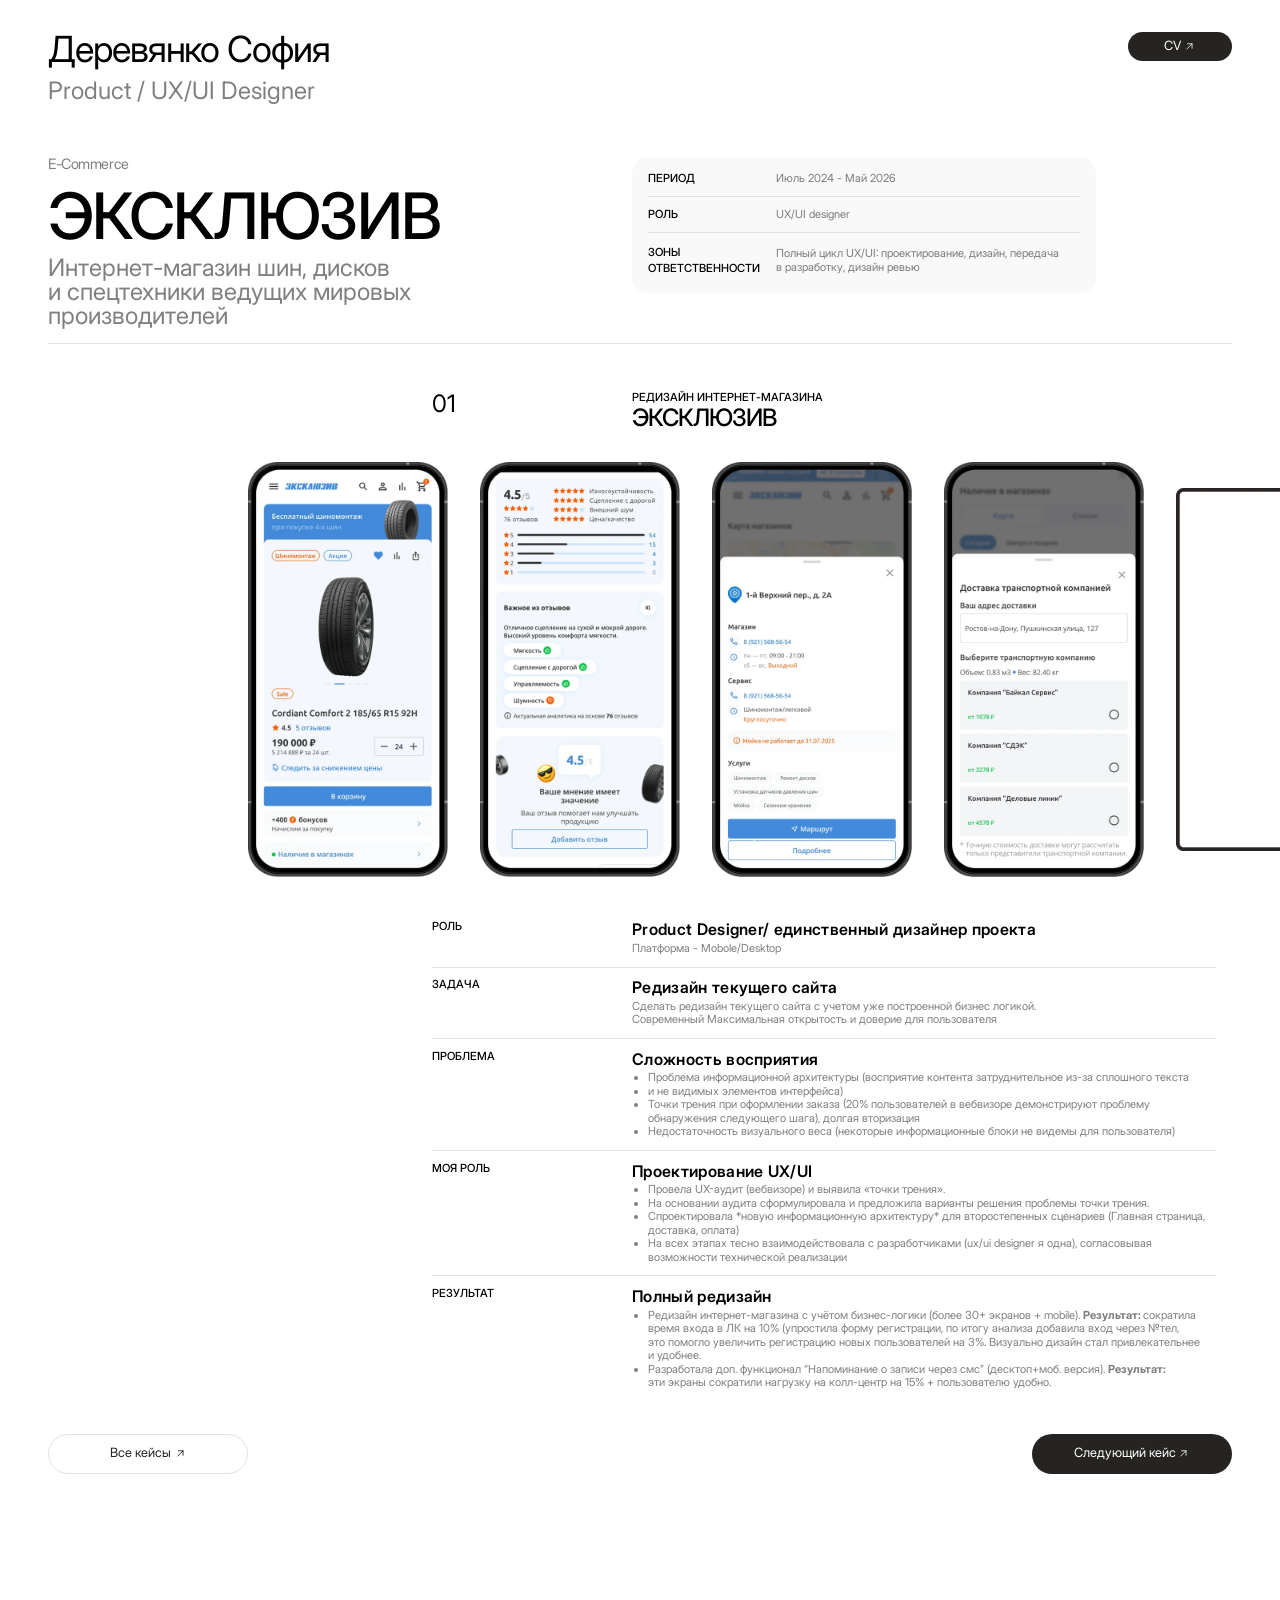
<file: cases/exclusive/index.html>
<!DOCTYPE html>
<html lang="ru">
<head>
<meta charset="utf-8">
<meta name="viewport" content="width=device-width, initial-scale=1, viewport-fit=cover">
<title>ЭКСКЛЮЗИВ - кейс - Деревянко София</title>
<meta name="description" content="Кейс ЭКСКЛЮЗИВ: задачи, решения и результаты.">
<meta property="og:type" content="website">
<meta property="og:title" content="ЭКСКЛЮЗИВ - кейс - Деревянко София">
<meta property="og:description" content="Кейс ЭКСКЛЮЗИВ: задачи, решения и результаты.">
<meta property="og:image" content="../../assets/og.jpg">
<meta name="theme-color" content="#ffffff">
<link rel="icon" href="../../assets/favicon.svg" type="image/svg+xml">
<link rel="preload" href="../../assets/fonts/inter-cyrillic-opsz-normal.woff2" as="font" type="font/woff2" crossorigin>
<link rel="stylesheet" href="../../assets/site.css?v=20261114touch1">
<style>.c0{flex-shrink:0;align-self:stretch;min-width:0;font-family:var(--f-sans);font-weight:400;font-size:45px;line-height:43px;letter-spacing:-0.03em;color:#000000}
.c1{flex-shrink:0;align-self:stretch;min-width:0;font-family:var(--f-sans);font-weight:400;font-size:30px;line-height:43px;color:rgba(0,0,0,0.5)}
.c2{width:480px;flex-shrink:0;display:flex;flex-direction:column;gap:10px;align-items:flex-start;text-decoration:none;color:inherit}
.c3{flex-shrink:0;white-space:nowrap;font-family:var(--f-sans);font-weight:400;font-size:16px;line-height:1.0;color:#ffffff}
.c4{width:16px;flex-shrink:0;height:16px;display:block}
.c5{width:130px;flex-shrink:0;display:flex;flex-direction:row;padding:10px 25px 10px 25px;gap:2px;justify-content:center;align-items:center;background:#252422;border-radius:999px;text-decoration:none;color:inherit}
.c6{flex-shrink:0;display:flex;flex-direction:row;gap:10px;align-items:flex-start}
.c7{flex-shrink:0;display:flex;flex-direction:row;gap:20px;align-items:center}
.c8{flex:1 1 0;min-width:0;display:flex;flex-direction:row;gap:20px;justify-content:flex-end;align-items:center}
.c9{flex-shrink:0;align-self:stretch;min-width:0;display:flex;flex-direction:row;justify-content:space-between;align-items:flex-start}
.ca{flex-shrink:0;white-space:nowrap;font-family:var(--f-sans);font-weight:400;font-size:18px;line-height:1.0;letter-spacing:-0.03em;color:rgba(0,0,0,0.5)}
.cb{flex-shrink:0;display:flex;flex-direction:row;gap:4px;justify-content:center;align-items:center}
.cc{flex-shrink:0;white-space:nowrap;font-family:var(--f-sans);font-weight:500;font-size:80px;line-height:1.0;letter-spacing:-0.03em;color:#000000}
.cd{flex-shrink:0;align-self:stretch;min-width:0;font-family:var(--f-sans);font-weight:400;font-size:30px;line-height:1.0;color:rgba(0,0,0,0.5)}
.ce{flex-shrink:0;align-self:stretch;min-width:0;display:flex;flex-direction:column;gap:10px;align-items:flex-start}
.cf{flex-shrink:0;display:flex;flex-direction:column;gap:16px;align-items:flex-start;width:483px}
.c10{width:155px;flex-shrink:0;font-family:var(--f-sans);font-weight:500;font-size:14px;line-height:1.0;color:#000000;text-transform:uppercase}
.c11{flex-shrink:0;white-space:nowrap;font-family:var(--f-sans);font-weight:400;font-size:14px;line-height:1.0;color:rgba(0,0,0,0.5)}
.c12{flex-shrink:0;align-self:stretch;min-width:0;display:flex;flex-direction:row;padding:0 0 15px 0;gap:20px;align-items:flex-start;position:relative}
.c13{flex-shrink:0;width:605px;font-family:var(--f-sans);font-weight:400;font-size:14px;line-height:1.0;color:rgba(0,0,0,0.5)}
.c14{width:500px;flex-shrink:0;display:flex;flex-direction:column;gap:6px;align-items:flex-start;border-radius:20px}
.c15{position:absolute;inset:0;pointer-events:none;border-style:solid;border-color:#e2e2e2;border-width:0.5px 0 0 0;border-radius:inherit}
.c16{flex-shrink:0;align-self:stretch;min-width:0;display:flex;flex-direction:row;padding:15px 0 15px 0;gap:20px;align-items:flex-start;position:relative}
.c17{width:155px;flex-shrink:0;font-family:var(--f-sans);font-weight:500;font-size:14px;line-height:1.4;color:#000000;text-transform:uppercase}
.c18{flex-shrink:0;align-self:stretch;min-width:0;font-family:var(--f-sans);font-weight:400;font-size:14px;line-height:1.2;color:rgba(0,0,0,0.5)}
.c19{flex:1 1 0;min-width:0;display:flex;flex-direction:column;gap:6px;align-items:flex-start;border-radius:20px}
.c1a{flex-shrink:0;align-self:stretch;min-width:0;display:flex;flex-direction:row;padding:15px 0 0 0;gap:20px;align-items:center;position:relative}
.c1b{flex:1 1 0;min-width:0;display:flex;flex-direction:column;padding:15px 15px 15px 15px;justify-content:flex-end;align-items:flex-start;background:#f9f9f9;border-radius:20px;flex:none;width:auto;margin-left:247px;align-self:flex-start}
.c1c{position:absolute;inset:0;pointer-events:none;border-style:solid;border-color:#e2e2e2;border-width:0 0 0.5px 0;border-radius:inherit}
.c1d{flex-shrink:0;align-self:stretch;min-width:0;display:flex;flex-direction:row;padding:20px 0 20px 0;gap:272px;justify-content:flex-end;align-items:center;position:relative;justify-content:flex-start;gap:0}
.c1e{width:230px;flex-shrink:0;font-family:var(--f-sans);font-weight:400;font-size:30px;line-height:1.0;color:#000000}
.c1f{flex-shrink:0;align-self:stretch;min-width:0;font-family:var(--f-sans);font-weight:500;font-size:14px;line-height:1.0;color:#000000;text-transform:uppercase}
.c20{flex-shrink:0;align-self:stretch;min-width:0;font-family:var(--f-sans);font-weight:500;font-size:30px;line-height:1.0;letter-spacing:-0.04em;color:#000000}
.c21{flex:1 1 0;min-width:0;display:flex;flex-direction:column;gap:4px;align-items:flex-start}
.c22{flex-shrink:0;align-self:stretch;min-width:0;display:flex;flex-direction:row;gap:20px;align-items:flex-start}
.c23{flex-shrink:0;align-self:stretch;min-width:0;display:flex;flex-direction:column;gap:20px;justify-content:flex-end;align-items:flex-start}
.c24{flex-shrink:0;align-self:stretch;min-width:0;display:flex;flex-direction:column;gap:20px;align-items:flex-start}
.c25{flex:1 1 0;min-width:0;display:flex;flex-direction:column;gap:100px;justify-content:center;align-items:flex-start}
.c26{flex-shrink:0;width:1480px;display:flex;flex-direction:row;padding:20px 0 20px 480px;gap:20px;align-items:flex-end}
.c27{width:250px;flex-shrink:0;height:518px;object-fit:cover;display:block}
.c28{width:806px;flex-shrink:0;height:453px;object-fit:cover;display:block}
.c29{flex-shrink:0;display:flex;flex-direction:row;padding:0 0 0 250px;gap:40px;justify-content:center;align-items:center;overflow-x:auto;overflow-y:hidden;margin-right:-60px;padding-right:60px;align-self:stretch;justify-content:flex-start;flex:none;width:calc(100% + 60px)}
.c2a{width:230px;flex-shrink:0;font-family:var(--f-sans);font-weight:500;font-size:14px;line-height:1.0;color:#000000;text-transform:uppercase}
.c2b{flex-shrink:0;align-self:stretch;min-width:0;font-family:var(--f-sans);font-weight:600;font-size:20px;line-height:1.0;letter-spacing:0.02em;color:#000000}
.c2c{flex-shrink:0;width:605px;font-family:var(--f-sans);font-weight:400;font-size:14px;line-height:1.2;color:rgba(0,0,0,0.5)}
.c2d{flex-shrink:0;width:980px;display:flex;flex-direction:row;padding:15px 0 15px 0;gap:20px;align-items:flex-start;position:relative}
.c2e{position:absolute;inset:0;pointer-events:none;border-style:solid;border-color:#e2e2e2;border-width:0.5px 0 0.5px 0;border-radius:inherit}
.c2f{flex-shrink:0;align-self:stretch;min-width:0;display:flex;flex-direction:column;gap:6px;align-items:flex-start;border-radius:20px}
.c30{flex:1 1 0;min-width:0;display:flex;flex-direction:column;gap:10px;align-items:flex-start}
.c31{flex-shrink:0;align-self:stretch;min-width:0;display:flex;flex-direction:row;padding:15px 0 15px 0;gap:20px;align-items:flex-start;position:relative;background:#ffffff}
.c32{font-weight:700}
.c33{width:980px;flex-shrink:0;display:flex;flex-direction:column;justify-content:center;align-items:flex-start}
.c34{flex-shrink:0;width:1480px;display:flex;flex-direction:row;padding:20px 0 0 480px;gap:20px;align-items:flex-end}
.c35{flex-shrink:0;white-space:nowrap;font-family:var(--f-sans);font-weight:400;font-size:16px;line-height:1.0;color:#252422}
.c36{position:absolute;inset:0;pointer-events:none;border-style:solid;border-color:#e2e2e2;border-width:0.5px 0.5px 0.5px 0.5px;border-radius:inherit}
.c37{width:250px;flex-shrink:0;height:50px;display:flex;flex-direction:row;padding:10px 20px 10px 20px;gap:4px;justify-content:center;align-items:center;position:relative;border-radius:999px;text-decoration:none;color:inherit}
.c38{width:250px;flex-shrink:0;height:50px;display:flex;flex-direction:row;padding:10px 25px 10px 25px;gap:2px;justify-content:center;align-items:center;background:#252422;border-radius:999px;text-decoration:none;color:inherit}
.c39{flex-shrink:0;width:1480px;display:flex;flex-direction:row;justify-content:space-between;align-items:flex-start}
.c3a{width:1600px;display:flex;flex-direction:column;padding:40px 60px 40px 60px;gap:40px;align-items:flex-start;background:#ffffff;overflow:hidden}
.c3b{flex-shrink:0;white-space:nowrap;font-family:var(--f-sans);font-weight:400;font-size:24px;line-height:1.0;letter-spacing:-0.03em;color:#000000}
.c3c{flex-shrink:0;white-space:nowrap;font-family:var(--f-sans);font-weight:400;font-size:12px;line-height:1.0;color:rgba(0,0,0,0.5)}
.c3d{flex-shrink:0;display:flex;flex-direction:column;gap:4px;align-items:flex-start;text-decoration:none;color:inherit}
.c3e{flex-shrink:0;display:flex;flex-direction:row;padding:10px 25px 10px 25px;gap:2px;justify-content:center;align-items:center;background:#252422;border-radius:999px;text-decoration:none;color:inherit}
.c3f{height:40px;flex-shrink:0;align-self:stretch;min-width:0;display:flex;flex-direction:row;padding:0 16px 0 16px;justify-content:space-between;align-items:center}
.c40{flex-shrink:0;white-space:nowrap;font-family:var(--f-sans);font-weight:400;font-size:12px;line-height:1.0;letter-spacing:-0.03em;color:rgba(0,0,0,0.5)}
.c41{flex-shrink:0;align-self:stretch;min-width:0;font-family:var(--f-sans);font-weight:400;font-size:30px;line-height:1.1;color:#000000}
.c42{flex-shrink:0;align-self:stretch;min-width:0;font-family:var(--f-sans);font-weight:400;font-size:16px;line-height:1.0;color:rgba(0,0,0,0.5)}
.c43{flex-shrink:0;width:343px;display:flex;flex-direction:column;gap:8px;align-items:flex-start}
.c44{width:151px;flex-shrink:0;font-family:var(--f-sans);font-weight:500;font-size:12px;line-height:1.0;color:#000000;text-transform:uppercase}
.c45{flex-shrink:0;align-self:stretch;min-width:0;display:flex;flex-direction:row;padding:0 0 15px 0;gap:10px;align-items:center}
.c46{flex:1 1 0;min-width:0;font-family:var(--f-sans);font-weight:400;font-size:12px;line-height:1.0;color:rgba(0,0,0,0.5)}
.c47{flex-shrink:0;align-self:stretch;min-width:0;display:flex;flex-direction:row;padding:15px 0 15px 0;gap:10px;align-items:center;position:relative}
.c48{flex-shrink:0;align-self:stretch;min-width:0;display:flex;flex-direction:row;padding:15px 0 0 0;gap:10px;align-items:flex-start;position:relative}
.c49{flex-shrink:0;align-self:stretch;min-width:0;display:flex;flex-direction:column;padding:16px 16px 16px 16px;justify-content:flex-end;align-items:flex-start;background:#f9f9f9;border-radius:20px}
.c4a{flex-shrink:0;align-self:stretch;min-width:0;display:flex;flex-direction:column;padding:0 16px 0 16px;gap:20px;align-items:flex-start}
.c4b{flex-shrink:0;white-space:nowrap;font-family:var(--f-sans);font-weight:400;font-size:12px;line-height:1.0;letter-spacing:-0.03em;color:#000000}
.c4c{flex-shrink:0;white-space:nowrap;font-family:var(--f-sans);font-weight:500;font-size:12px;line-height:1.0;color:#000000;text-transform:uppercase}
.c4d{flex-shrink:0;align-self:stretch;min-width:0;font-family:var(--f-sans);font-weight:500;font-size:16px;line-height:1.0;color:#000000}
.c4e{flex:1 1 0;min-width:0;display:flex;flex-direction:column;gap:4px;justify-content:center;align-items:flex-start}
.c4f{flex-shrink:0;align-self:stretch;min-width:0;display:flex;flex-direction:row;padding:0 16px 0 16px;gap:10px;align-items:flex-start}
.c50{width:339px;flex-shrink:0;height:191px;object-fit:cover;display:block}
.c51{flex-shrink:0;display:flex;flex-direction:row;padding:0 0 0 62px;gap:10px;justify-content:center;align-items:center;overflow-x:auto;overflow-y:hidden;justify-content:flex-start;padding-left:62.5px;padding-right:62.5px;scroll-snap-type:x mandatory;align-self:stretch;width:auto;max-width:100%;flex:none}
.c52{height:6px;flex-shrink:0;width:12px;position:relative;background:#252422;border-radius:10px}
.c53{width:31px;flex-shrink:0;height:6px;display:flex;flex-direction:column;padding:0 10px 0 0;gap:10px;align-items:flex-start;background:rgba(52,52,52,0.1);border-radius:10px}
.c54{width:6px;flex-shrink:0;height:6px;position:relative;background:rgba(52,52,52,0.1);border-radius:50px}
.c55{height:6px;flex-shrink:0;align-self:stretch;min-width:0;display:flex;flex-direction:row;gap:6px;justify-content:center;align-items:center}
.c56{flex-shrink:0;width:375px;display:flex;flex-direction:column;gap:10px;align-items:flex-start}
.c57{flex-shrink:0;width:230px;font-family:var(--f-sans);font-weight:500;font-size:12px;line-height:1.0;color:#000000;text-transform:uppercase}
.c58{flex-shrink:0;align-self:stretch;min-width:0;font-family:var(--f-sans);font-weight:600;font-size:15px;line-height:1.0;letter-spacing:0.02em;color:#000000}
.c59{flex-shrink:0;width:343px;display:flex;flex-direction:column;padding:10px 0 10px 0;gap:10px;align-items:flex-start;position:relative}
.c5a{flex-shrink:0;align-self:stretch;min-width:0;display:flex;flex-direction:column;padding:10px 0 10px 0;gap:10px;align-items:flex-start;position:relative}
.c5b{flex-shrink:0;align-self:stretch;min-width:0;font-family:var(--f-sans);font-weight:600;font-size:16px;line-height:1.0;letter-spacing:0.02em;color:#000000}
.c5c{flex-shrink:0;align-self:stretch;min-width:0;display:flex;flex-direction:column;gap:10px;justify-content:center;align-items:flex-start}
.c5d{flex-shrink:0;align-self:stretch;min-width:0;display:flex;flex-direction:column;padding:10px 0 10px 0;gap:10px;align-items:flex-start;position:relative;background:#ffffff}
.c5e{flex-shrink:0;align-self:stretch;min-width:0;display:flex;flex-direction:column;padding:10px 0 0 0;gap:10px;align-items:flex-start;position:relative;background:#ffffff}
.c5f{flex-shrink:0;align-self:stretch;min-width:0;display:flex;flex-direction:column;justify-content:center;align-items:flex-start}
.c60{flex:1 1 0;min-width:0;display:flex;flex-direction:column;gap:20px;justify-content:center;align-items:flex-start}
.c61{flex-shrink:0;align-self:stretch;min-width:0;display:flex;flex-direction:row;padding:0 16px 0 16px;gap:20px;align-items:center}
.c62{flex:1 1 0;min-width:0;height:40px;display:flex;flex-direction:row;padding:10px 20px 10px 20px;justify-content:center;align-items:center;background:#252422;border-radius:999px;text-decoration:none;color:inherit}
.c63{flex-shrink:0;white-space:nowrap;font-family:var(--f-sans);font-weight:400;font-size:16px;line-height:1.0;color:#464646}
.c64{flex:1 1 0;min-width:0;height:40px;display:flex;flex-direction:row;padding:10px 20px 10px 20px;gap:4px;justify-content:center;align-items:center;position:relative;border-radius:999px;text-decoration:none;color:inherit}
.c65{flex:1 1 0;min-width:0;height:40px;display:flex;flex-direction:row;padding:10px 25px 10px 25px;gap:2px;justify-content:center;align-items:center;background:#f1f0ec;border-radius:999px;text-decoration:none;color:inherit}
.c66{flex-shrink:0;align-self:stretch;min-width:0;display:flex;flex-direction:row;gap:10px;align-items:flex-start}
.c67{flex-shrink:0;width:375px;display:flex;flex-direction:column;padding:16px 16px 16px 16px;gap:10px;justify-content:flex-end;align-items:flex-start;background:#ffffff}
.c68{width:375px;display:flex;flex-direction:column;padding:12px 0 0 0;gap:30px;align-items:flex-start;background:#ffffff;overflow:hidden}</style>
<script>(function(){var d=document.documentElement;function f(){var w=window.innerWidth,h=window.innerHeight,m=w<1024,z=m?Math.min(w/375,1.6):Math.min(w/1600,1);d.style.zoom=z;d.classList.toggle('is-m',m);d.style.setProperty('--vh',(h/z)+'px');d.style.setProperty('--vw',(w/z)+'px')}f();window.addEventListener('resize',f)})();</script>
</head>
<body>
<div class="L L-d " data-w="1600"><div class="c3a"><div class="c9"><a class="c2 home" href="../../index.html"><div class="c0 tx">Деревянко София</div><div class="c1 tx">Product / UX/UI Designer</div></a><div class="c8"><div class="c7"><div class="c6"><a class="c5 btn btn-dark" href="../../assets/cv.pdf" target="_blank" rel="noopener" data-cv><div class="c3 tx">CV</div><div class="c4"><svg class="ic" width="16" height="16" viewBox="0 0 16 16" fill="none"><path d="M11.32 10.32V4.72H5.64M11.32 4.72 4.72 11.32" stroke="#fff" stroke-linecap="round" stroke-linejoin="round"/></svg></div></a></div></div></div></div><div class="c1d"><div class="cf"><div class="cb"><div class="ca tx">E-Commerce</div></div><div class="ce"><div class="cc tx">ЭКСКЛЮЗИВ</div><div class="cd tx">Интернет-магазин шин, дисков и спецтехники ведущих мировых производителей</div></div></div><div class="c1b ptab"><div class="c12 prow"><div class="c10 tx">Период</div><div class="c11 tx">Июль 2024 - Май 2026</div></div><div class="c16 prow"><div class="c10 tx">Роль</div><div class="c14"><div class="c13 tx">UX/UI designer</div></div><i class="c15"></i></div><div class="c1a prow"><div class="c17 tx">Зоны ответственности</div><div class="c19"><div class="c18 tx">Полный цикл UX/UI: проектирование, дизайн, передача в разработку, дизайн ревью</div></div><i class="c15"></i></div></div><i class="c1c"></i></div><div class="c24"><div class="c26"><div class="c25"><div class="c24"><div class="c23"><div class="c22"><div class="c1e tx">01</div><div class="c21"><div class="c1f tx">редизайн Интернет-магазина</div><div class="c20 tx">ЭКСКЛЮЗИВ</div></div></div></div></div></div></div><div class="c29 gal"><img loading="eager" class="c27 im" data-inline-photo="../../assets/img/excl1.webp" alt="" width="250" height="518" decoding="async"><img loading="eager" class="c27 im" data-inline-photo="../../assets/img/excl2.webp" alt="" width="250" height="518" decoding="async"><img loading="eager" class="c27 im" data-inline-photo="../../assets/img/excl3.webp" alt="" width="250" height="518" decoding="async"><img class="c27 im" data-inline-photo="../../assets/img/excl4.webp" alt="" width="250" height="518" loading="eager" decoding="async"><img class="c28 im" src="../../assets/img/excl5.webp" alt="" width="806" height="453" loading="lazy" decoding="async"><img class="c28 im" src="../../assets/img/excl6.webp" alt="" width="806" height="453" loading="lazy" decoding="async"><img class="c28 im" src="../../assets/img/excl7.webp" alt="" width="806" height="453" loading="lazy" decoding="async"></div><div class="c34"><div class="c33"><div class="c2d"><div class="c2a tx">Роль</div><div class="c19"><div class="c2b tx">Product Designer/ единственный дизайнер проекта</div><div class="c2c tx">Платформа - Mobole/Desktop</div></div></div><div class="c16"><div class="c2a tx">Задача</div><div class="c19"><div class="c2b tx">Редизайн текущего сайта</div><div class="c18 tx"><p>Сделать редизайн текущего сайта с учетом уже построенной бизнес логикой. </p><p>Современный Максимальная открытость и доверие для пользователя</p></div></div><i class="c2e"></i></div><div class="c16"><div class="c2a tx">Проблема</div><div class="c30"><div class="c2f"><div class="c2b tx">Сложность восприятия</div><div class="c18 tx"><ul class="tl"><li>Проблема информационной архитектуры (восприятие контента затруднительное <span class="nw">из-за</span> сплошного текста</li><li>и не видимых элементов интерфейса)
</li><li>Точки трения при оформлении заказа (20% пользователей в вебвизоре демонстрируют проблему обнаружения следующего шага), долгая вторизация</li><li>Недостаточность визуального веса (некоторые информационные блоки не видемы для пользователя)</li></ul></div></div></div><i class="c1c"></i></div><div class="c31"><div class="c2a tx">Моя роль</div><div class="c19"><div class="c2b tx">Проектирование UX/UI</div><div class="c18 tx"><ul class="tl"><li>Провела UX-аудит (вебвизоре) и выявила «точки трения».
</li><li>На основании аудита сформулировала и предложила варианты решения проблемы точки трения. 
</li><li>Спроектировала *новую информационную архитектуру* для второстепенных сценариев (Главная страница, доставка, оплата)
</li><li>На всех этапах тесно взаимодействовала с разработчиками (ux/ui designer я одна), согласовывая возможности технической реализации</li></ul></div></div><i class="c1c"></i></div><div class="c31"><div class="c2a tx">Результат</div><div class="c19"><div class="c2b tx">Полный редизайн</div><div class="c18 tx"><ul class="tl"><li>Редизайн интернет-магазина с учётом бизнес-логики (более 30+ экранов + mobile). <span class="c32">Результат: </span>сократила время входа в ЛК на 10% (упростила форму регистрации, по итогу анализа добавила вход через №тел, это помогло увеличить регистрацию новых пользователей на 3%. Визуально дизайн стал привлекательнее и удобнее.</li><li>Разработала доп. функционал “Напоминание о записи через смс” (десктоп+моб. версия). <span class="c32">Результат:</span> эти экраны сократили нагрузку на колл-центр на 15% + пользователю удобно.</li></ul></div></div></div></div></div></div><div class="c39"><a class="c37 btn btn-ol" href="../../cases/index.html"><div class="c35 tx">Все кейсы</div><div class="c4"><svg class="ic" width="16" height="16" viewBox="0 0 16 16" fill="none"><path d="M11.32 10.32V4.72H5.64M11.32 4.72 4.72 11.32" stroke="currentColor" stroke-linecap="round" stroke-linejoin="round"/></svg></div><i class="c36"></i></a><a class="c38 btn btn-dark" href="../../cases/nbcom/index.html"><div class="c3 tx">Следующий кейс</div><div class="c4"><svg class="ic" width="16" height="16" viewBox="0 0 16 16" fill="none"><path d="M11.32 10.32V4.72H5.64M11.32 4.72 4.72 11.32" stroke="#fff" stroke-linecap="round" stroke-linejoin="round"/></svg></div></a></div></div></div>
<div class="L L-m " data-w="375"><div class="c68"><div class="c3f"><a class="c3d home" href="../../index.html"><div class="c3b tx">Деревянко София</div><div class="c3c tx">Product / UX/UI Designer</div></a><a class="c3e btn btn-dark" href="../../assets/cv.pdf" target="_blank" rel="noopener" data-cv><div class="c3 tx">CV</div><div class="c4"><svg class="ic" width="16" height="16" viewBox="0 0 16 16" fill="none"><path d="M11.32 10.32V4.72H5.64M11.32 4.72 4.72 11.32" stroke="#fff" stroke-linecap="round" stroke-linejoin="round"/></svg></div></a></div><div class="ce"><div class="c4a"><div class="c43"><div class="cb"><div class="c40 tx">E-Commerce</div></div><div class="c41 tx">ЭКСКЛЮЗИВ</div><div class="c42 tx">Интернет-магазин шин, дисков и спецтехники ведущих мировых производителей</div></div><div class="c49 ptab-m"><div class="c45 prow"><div class="c44 tx">Период</div><div class="c3c tx">Июль 2024 - Май 2026</div></div><div class="c47 prow"><div class="c44 tx">Роль</div><div class="c46 tx">UX/UI designer</div><i class="c15"></i></div><div class="c48 prow"><div class="c44 tx"><p>Зона</p><p>ответственности</p></div><div class="c46 tx">Полный цикл UX/UI: проектирование, дизайн, передача в разработку, дизайн ревью</div><i class="c15"></i></div></div></div></div><div class="c24"><div class="c4f"><div class="c4b tx">01</div><div class="c4e"><div class="c4c tx">редизайн Интернет-магазина</div><div class="c4d tx">ЭКСКЛЮЗИВ</div></div></div><div class="c56"><div class="c51 gal gc"><img loading="eager" class="c27 im" data-inline-photo="../../assets/img/excl1.webp" alt="" width="250" height="518" decoding="async"><img loading="eager" class="c27 im" data-inline-photo="../../assets/img/excl2.webp" alt="" width="250" height="518" decoding="async"><img loading="eager" class="c27 im" data-inline-photo="../../assets/img/excl3.webp" alt="" width="250" height="518" decoding="async"><img class="c27 im" data-inline-photo="../../assets/img/excl4.webp" alt="" width="250" height="518" loading="eager" decoding="async"><img class="c50 im" src="../../assets/img/excl5.webp" alt="" width="339" height="191" loading="lazy" decoding="async"><img class="c50 im" src="../../assets/img/excl6.webp" alt="" width="339" height="191" loading="lazy" decoding="async"><img class="c50 im" src="../../assets/img/excl7.webp" alt="" width="339" height="191" loading="lazy" decoding="async"></div><div class="c55 dots"><div class="c53"><div class="c52"></div></div><div class="c54"></div><div class="c54"></div><div class="c54"></div><div class="c54"></div><div class="c54"></div><div class="c54"></div><div class="c54"></div></div></div><div class="c61"><div class="c60"><div class="c5f"><div class="c59"><div class="c57 tx">Роль</div><div class="c2f"><div class="c58 tx">Product Designer/ единственный дизайнер проекта</div><div class="c2c tx">Платформа - Mobile/Desktop</div></div></div><div class="c59"><div class="c57 tx">Задача</div><div class="c2f"><div class="c58 tx">Редизайн текущего сайта</div><div class="c18 tx"><p>Сделать редизайн текущего сайта с учетом уже построенной бизнес логикой. </p><p>Современный Максимальная открытость и доверие для пользователя</p></div></div><i class="c15"></i></div><div class="c5a"><div class="c57 tx">Проблема</div><div class="c2f"><div class="c58 tx">Сложность восприятия</div><div class="c18 tx"><ul class="tl"><li>Проблема информационной архитектуры (восприятие контента затруднительное <span class="nw">из-за</span> сплошного текста</li><li>и не видимых элементов интерфейса)
</li><li>Точки трения при оформлении заказа (20% пользователей в вебвизоре демонстрируют проблему обнаружения следующего шага, долгая авторизация)
</li><li>Недостаточность визуального веса (некоторые информационные блоки не видемы для пользователя)</li></ul></div></div><i class="c2e"></i></div><div class="c5d"><div class="c57 tx">Моя роль</div><div class="c5c"><div class="c2f"><div class="c5b tx">Проектирование UX/UI</div><div class="c18 tx"><ul class="tl"><li>Провела UX-аудит (вебвизоре) и выявила «точки трения».
</li><li>На основании аудита сформулировала и предложила варианты решения проблемы точки трения. 
</li><li>Спроектировала *новую информационную архитектуру* для второстепенных сценариев (Главная страница, доставка, оплата)
</li><li>На всех этапах тесно взаимодействовала с разработчиками (ux/ui designer я одна), согласовывая возможности технической реализации</li></ul></div></div></div><i class="c1c"></i></div><div class="c5e"><div class="c57 tx">Результат</div><div class="c5c"><div class="c2f"><div class="c5b tx">Полный редизайн</div><div class="c18 tx"><ul class="tl"><li>Редизайн интернет-магазина с учётом бизнес-логики (более 30+ экранов + mobile). <span class="c32">Результат: </span>сократила время входа в ЛК на 10% (упростила форму регистрации, по итогу анализа добавила вход через №тел, это помогло увеличить регистрацию новых пользователей на 3%. Визуально дизайн стал привлекательнее и удобнее.</li><li>Разработала доп. функционал “Напоминание о записи через смс” (десктоп+моб. версия). <span class="c32">Результат:</span> эти экраны сократили нагрузку на колл-центр на 15% + пользователю удобно.</li></ul></div></div></div></div></div></div></div></div><div class="c67 mnav"><div class="c66 navbtns"><a class="c62 btn btn-dark" href="../../cases/index.html"><div class="c3 tx">Кейсы</div></a><a class="c64 btn btn-ol" href="../../about/index.html"><div class="c63 tx">Обо мне</div><i class="c36"></i></a><a class="c65 btn" href="https://t.me/" target="_blank" rel="noopener" data-tg><div class="c35 tx">Telegram</div><div class="c4"><svg class="ic" width="16" height="16" viewBox="0 0 16 16" fill="none"><path d="M11.32 10.32V4.72H5.64M11.32 4.72 4.72 11.32" stroke="currentColor" stroke-linecap="round" stroke-linejoin="round"/></svg></div></a></div></div></div></div>
<script src="../../assets/site.js?v=20261114touch1" defer></script>

<script>(function(){var images={"../../assets/img/excl1.webp":"[data-uri]","../../assets/img/excl2.webp":"[data-uri]","../../assets/img/excl3.webp":"[data-uri]","../../assets/img/excl4.webp":"[data-uri]"};document.querySelectorAll('img[data-inline-photo]').forEach(function(img){img.src=images[img.getAttribute('data-inline-photo')];});})();</script>
<script>
(function () {
  function watch(img) {
    var source = img.getAttribute('src');
    if (!source || source.indexOf('data:') === 0) return;
    var retries = 0;
    function retry() {
      if (img.complete && img.naturalWidth > 0) return;
      if (retries >= 3) return;
      retries++;
      var url = new URL(source, document.baseURI);
      url.searchParams.set('_load', String(retries));
      img.src = url.href;
    }
    img.addEventListener('error', retry);
    function start() {
      [7000, 14000, 25000].forEach(function (ms) { setTimeout(retry, ms); });
    }
    if ('IntersectionObserver' in window) {
      var observer = new IntersectionObserver(function(entries) {
        if (entries.some(function(e) { return e.isIntersecting; })) {
          observer.disconnect();
          start();
        }
      }, {rootMargin:'250px'});
      observer.observe(img);
    } else { start(); }
  }
  document.querySelectorAll('img[src*="/assets/img/"]').forEach(watch);
})();
</script>
</body>
</html>
</file>
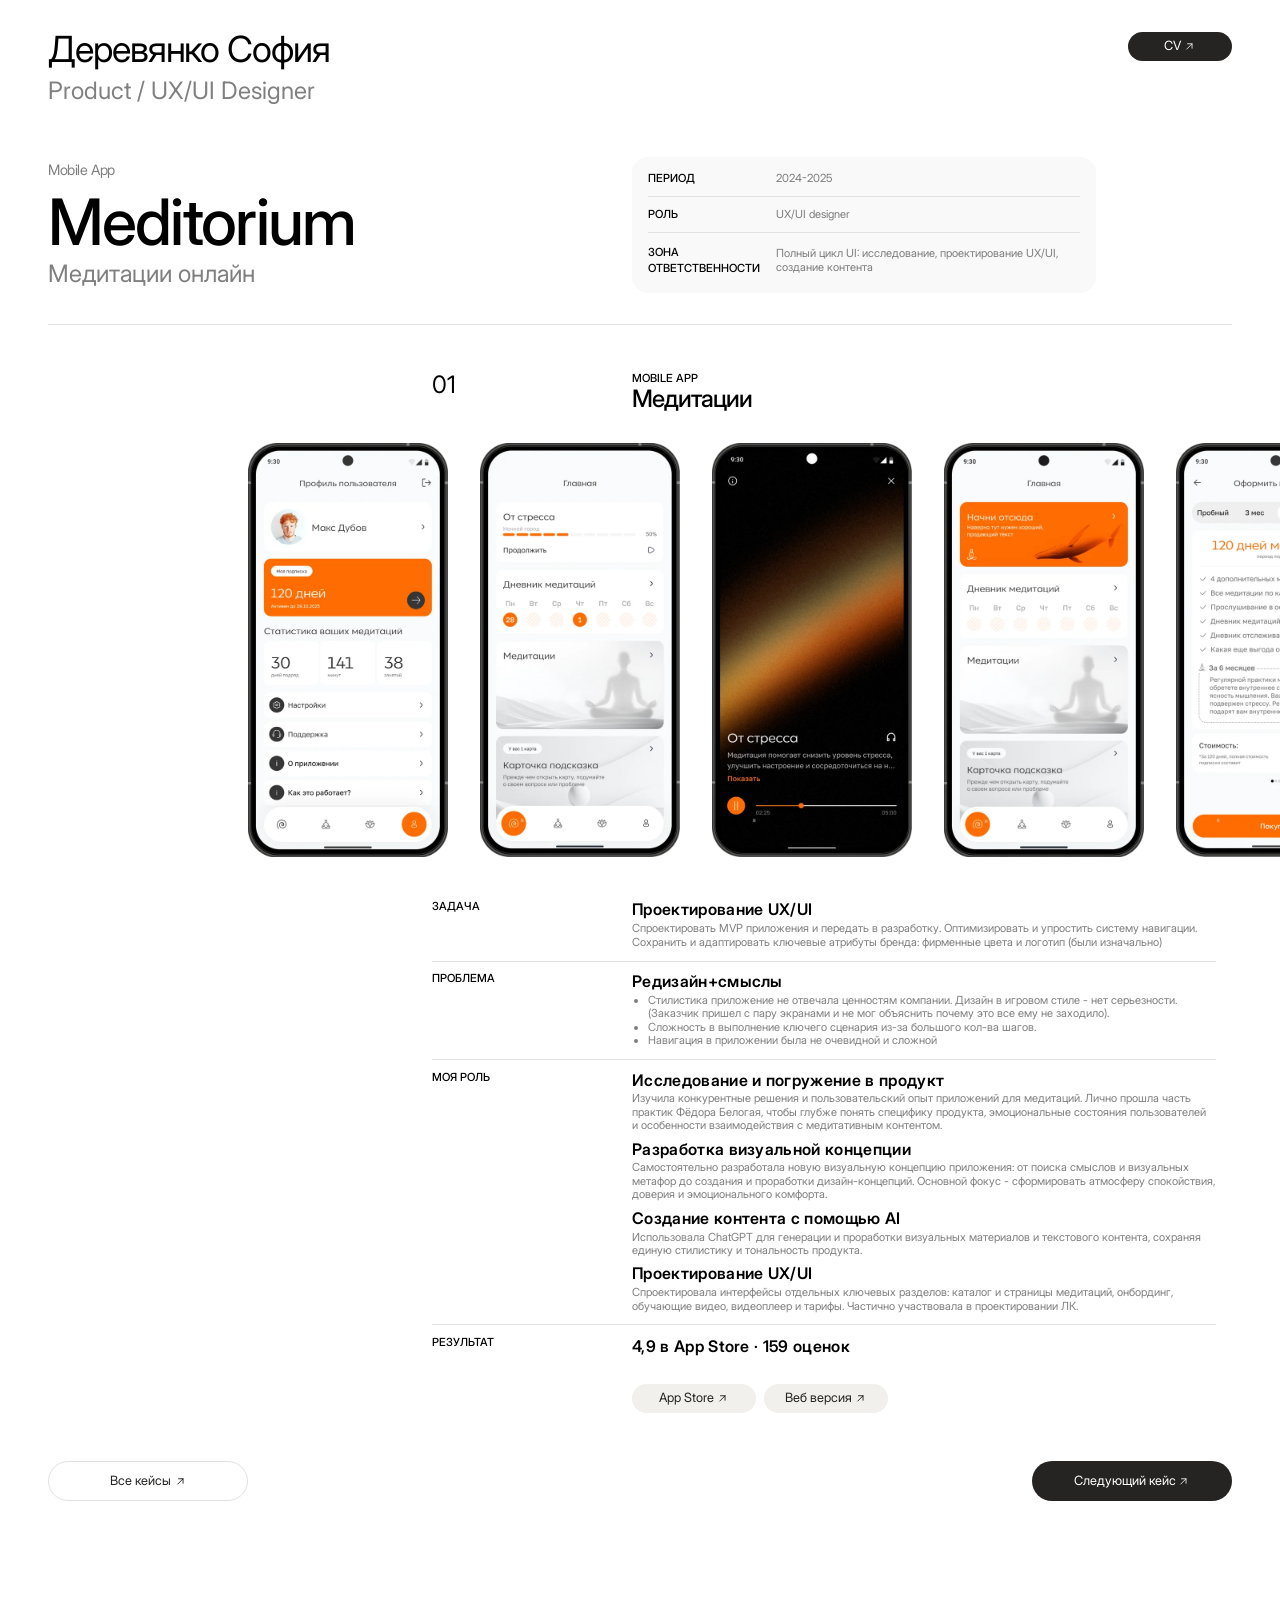
<file: cases/meditorium/index.html>
<!DOCTYPE html>
<html lang="ru">
<head>
<meta charset="utf-8">
<meta name="viewport" content="width=device-width, initial-scale=1, viewport-fit=cover">
<title>Meditorium - кейс - Деревянко София</title>
<meta name="description" content="Кейс Meditorium: задачи, решения и результаты.">
<meta property="og:type" content="website">
<meta property="og:title" content="Meditorium - кейс - Деревянко София">
<meta property="og:description" content="Кейс Meditorium: задачи, решения и результаты.">
<meta property="og:image" content="../../assets/og.jpg">
<meta name="theme-color" content="#ffffff">
<link rel="icon" href="../../assets/favicon.svg" type="image/svg+xml">
<link rel="preload" href="../../assets/fonts/inter-cyrillic-opsz-normal.woff2" as="font" type="font/woff2" crossorigin>
<link rel="stylesheet" href="../../assets/site.css?v=20261114touch1">
<style>.c0{flex-shrink:0;align-self:stretch;min-width:0;font-family:var(--f-sans);font-weight:400;font-size:45px;line-height:43px;letter-spacing:-0.03em;color:#000000}
.c1{flex-shrink:0;align-self:stretch;min-width:0;font-family:var(--f-sans);font-weight:400;font-size:30px;line-height:43px;color:rgba(0,0,0,0.5)}
.c2{width:480px;flex-shrink:0;display:flex;flex-direction:column;gap:10px;align-items:flex-start;text-decoration:none;color:inherit}
.c3{flex-shrink:0;white-space:nowrap;font-family:var(--f-sans);font-weight:400;font-size:16px;line-height:1.0;color:#ffffff}
.c4{width:16px;flex-shrink:0;height:16px;display:block}
.c5{width:130px;flex-shrink:0;display:flex;flex-direction:row;padding:10px 25px 10px 25px;gap:2px;justify-content:center;align-items:center;background:#252422;border-radius:999px;text-decoration:none;color:inherit}
.c6{flex-shrink:0;display:flex;flex-direction:row;gap:10px;align-items:flex-start}
.c7{flex-shrink:0;display:flex;flex-direction:row;gap:20px;align-items:center}
.c8{flex:1 1 0;min-width:0;display:flex;flex-direction:row;gap:20px;justify-content:flex-end;align-items:center}
.c9{flex-shrink:0;align-self:stretch;min-width:0;display:flex;flex-direction:row;justify-content:space-between;align-items:flex-start}
.ca{flex-shrink:0;white-space:nowrap;font-family:var(--f-sans);font-weight:400;font-size:18px;line-height:1.0;letter-spacing:-0.03em;color:rgba(0,0,0,0.5)}
.cb{flex-shrink:0;display:flex;flex-direction:row;gap:10px;justify-content:center;align-items:center}
.cc{flex-shrink:0;white-space:nowrap;font-family:var(--f-sans);font-weight:500;font-size:80px;line-height:1.0;letter-spacing:-0.03em;color:#000000}
.cd{flex-shrink:0;align-self:stretch;min-width:0;font-family:var(--f-sans);font-weight:400;font-size:30px;line-height:1.0;color:rgba(0,0,0,0.5)}
.ce{flex-shrink:0;align-self:stretch;min-width:0;display:flex;flex-direction:column;gap:10px;align-items:flex-start}
.cf{flex-shrink:0;display:flex;flex-direction:column;gap:16px;align-items:flex-start;width:373px}
.c10{width:155px;flex-shrink:0;font-family:var(--f-sans);font-weight:500;font-size:14px;line-height:1.0;color:#000000;text-transform:uppercase}
.c11{width:605px;flex-shrink:0;font-family:var(--f-sans);font-weight:400;font-size:14px;line-height:1.0;color:rgba(0,0,0,0.5)}
.c12{flex-shrink:0;align-self:stretch;min-width:0;display:flex;flex-direction:row;padding:0 0 15px 0;gap:20px;align-items:flex-start}
.c13{flex-shrink:0;width:605px;font-family:var(--f-sans);font-weight:400;font-size:14px;line-height:1.0;color:rgba(0,0,0,0.5)}
.c14{width:500px;flex-shrink:0;display:flex;flex-direction:column;gap:6px;align-items:flex-start;border-radius:20px}
.c15{position:absolute;inset:0;pointer-events:none;border-style:solid;border-color:#e2e2e2;border-width:0.5px 0 0 0;border-radius:inherit}
.c16{flex-shrink:0;align-self:stretch;min-width:0;display:flex;flex-direction:row;padding:15px 0 15px 0;gap:20px;align-items:flex-start;position:relative}
.c17{width:155px;flex-shrink:0;font-family:var(--f-sans);font-weight:500;font-size:14px;line-height:1.4;color:#000000;text-transform:uppercase}
.c18{flex-shrink:0;align-self:stretch;min-width:0;font-family:var(--f-sans);font-weight:400;font-size:14px;line-height:1.2;color:rgba(0,0,0,0.5)}
.c19{flex:1 1 0;min-width:0;display:flex;flex-direction:column;gap:6px;align-items:flex-start;border-radius:20px}
.c1a{flex-shrink:0;align-self:stretch;min-width:0;display:flex;flex-direction:row;padding:15px 0 0 0;gap:20px;align-items:center}
.c1b{width:730px;flex-shrink:0;display:flex;flex-direction:column;padding:15px 15px 15px 15px;justify-content:flex-end;align-items:flex-start;background:#f9f9f9;border-radius:20px;flex:none;width:auto;margin-left:357px;align-self:flex-start}
.c1c{position:absolute;inset:0;pointer-events:none;border-style:solid;border-color:#e2e2e2;border-width:0 0 0.5px 0;border-radius:inherit}
.c1d{flex-shrink:0;align-self:stretch;min-width:0;display:flex;flex-direction:row;padding:20px 0 40px 0;justify-content:space-between;align-items:center;position:relative;justify-content:flex-start;gap:0}
.c1e{width:230px;flex-shrink:0;font-family:var(--f-sans);font-weight:400;font-size:30px;line-height:1.0;color:#000000}
.c1f{flex-shrink:0;align-self:stretch;min-width:0;font-family:var(--f-sans);font-weight:500;font-size:14px;line-height:1.0;color:#000000;text-transform:uppercase}
.c20{flex-shrink:0;align-self:stretch;min-width:0;font-family:var(--f-sans);font-weight:500;font-size:30px;line-height:1.0;letter-spacing:-0.04em;color:#000000}
.c21{flex:1 1 0;min-width:0;display:flex;flex-direction:column;gap:4px;align-items:flex-start}
.c22{flex-shrink:0;align-self:stretch;min-width:0;display:flex;flex-direction:row;gap:20px;align-items:flex-start}
.c23{flex-shrink:0;align-self:stretch;min-width:0;display:flex;flex-direction:column;gap:20px;justify-content:flex-end;align-items:flex-start}
.c24{flex-shrink:0;align-self:stretch;min-width:0;display:flex;flex-direction:column;gap:20px;align-items:flex-start}
.c25{flex:1 1 0;min-width:0;display:flex;flex-direction:column;gap:100px;justify-content:center;align-items:flex-start}
.c26{flex-shrink:0;width:1480px;display:flex;flex-direction:row;padding:20px 0 20px 480px;gap:20px;align-items:flex-end}
.c27{width:250px;flex-shrink:0;height:518px;object-fit:cover;display:block}
.c28{flex-shrink:0;display:flex;flex-direction:row;padding:0 0 0 250px;gap:40px;justify-content:center;align-items:center;overflow-x:auto;overflow-y:hidden;margin-right:-60px;padding-right:60px;align-self:stretch;justify-content:flex-start;flex:none;width:calc(100% + 60px)}
.c29{width:230px;flex-shrink:0;font-family:var(--f-sans);font-weight:500;font-size:14px;line-height:1.0;color:#000000;text-transform:uppercase}
.c2a{flex-shrink:0;white-space:nowrap;font-family:var(--f-sans);font-weight:600;font-size:20px;line-height:1.0;letter-spacing:0.02em;color:#000000}
.c2b{flex-shrink:0;align-self:stretch;min-width:0;display:flex;flex-direction:row;padding:15px 0 15px 0;gap:20px;align-items:flex-start}
.c2c{flex-shrink:0;align-self:stretch;min-width:0;font-family:var(--f-sans);font-weight:600;font-size:20px;line-height:1.0;letter-spacing:0.02em;color:#000000}
.c2d{flex-shrink:0;align-self:stretch;min-width:0;display:flex;flex-direction:column;gap:6px;align-items:flex-start;border-radius:20px}
.c2e{flex:1 1 0;min-width:0;display:flex;flex-direction:column;gap:10px;align-items:flex-start}
.c2f{position:absolute;inset:0;pointer-events:none;border-style:solid;border-color:#e2e2e2;border-width:0.5px 0 0.5px 0;border-radius:inherit}
.c30{flex:1 1 0;min-width:0;display:flex;flex-direction:column;gap:10px;justify-content:center;align-items:flex-start}
.c31{flex-shrink:0;align-self:stretch;min-width:0;display:flex;flex-direction:row;padding:15px 0 15px 0;gap:20px;align-items:flex-start;position:relative;background:#ffffff}
.c32{flex-shrink:0;white-space:nowrap;font-family:var(--f-sans);font-weight:600;font-size:20px;line-height:1.2;letter-spacing:0.02em;color:#000000}
.c33{flex:1 1 0;min-width:0;display:flex;flex-direction:row;gap:20px;align-items:flex-start;border-radius:20px}
.c34{flex-shrink:0;white-space:nowrap;font-family:var(--f-sans);font-weight:400;font-size:16px;line-height:1.0;color:#252422}
.c35{width:155px;flex-shrink:0;display:flex;flex-direction:row;padding:10px 25px 10px 25px;gap:2px;justify-content:center;align-items:center;background:#f1f0ec;border-radius:999px;text-decoration:none;color:inherit}
.c36{flex-shrink:0;align-self:stretch;min-width:0;display:flex;flex-direction:row;padding:20px 0 20px 250px;gap:10px;align-items:flex-start}
.c37{width:980px;flex-shrink:0;display:flex;flex-direction:column;justify-content:center;align-items:flex-start}
.c38{flex-shrink:0;width:1480px;display:flex;flex-direction:row;padding:20px 0 0 480px;gap:20px;align-items:flex-end}
.c39{position:absolute;inset:0;pointer-events:none;border-style:solid;border-color:#e2e2e2;border-width:0.5px 0.5px 0.5px 0.5px;border-radius:inherit}
.c3a{width:250px;flex-shrink:0;height:50px;display:flex;flex-direction:row;padding:10px 20px 10px 20px;gap:4px;justify-content:center;align-items:center;position:relative;border-radius:999px;text-decoration:none;color:inherit}
.c3b{width:250px;flex-shrink:0;height:50px;display:flex;flex-direction:row;padding:10px 25px 10px 25px;gap:2px;justify-content:center;align-items:center;background:#252422;border-radius:999px;text-decoration:none;color:inherit}
.c3c{flex-shrink:0;width:1480px;display:flex;flex-direction:row;justify-content:space-between;align-items:flex-start}
.c3d{width:1600px;display:flex;flex-direction:column;padding:40px 60px 40px 60px;gap:40px;align-items:flex-start;background:#ffffff;overflow:hidden}
.c3e{flex-shrink:0;white-space:nowrap;font-family:var(--f-sans);font-weight:400;font-size:24px;line-height:1.0;letter-spacing:-0.03em;color:#000000}
.c3f{flex-shrink:0;white-space:nowrap;font-family:var(--f-sans);font-weight:400;font-size:12px;line-height:1.0;color:rgba(0,0,0,0.5)}
.c40{flex-shrink:0;display:flex;flex-direction:column;gap:4px;align-items:flex-start;text-decoration:none;color:inherit}
.c41{flex-shrink:0;display:flex;flex-direction:row;padding:10px 25px 10px 25px;gap:2px;justify-content:center;align-items:center;background:#252422;border-radius:999px;text-decoration:none;color:inherit}
.c42{height:40px;flex-shrink:0;align-self:stretch;min-width:0;display:flex;flex-direction:row;padding:0 16px 0 16px;justify-content:space-between;align-items:center}
.c43{flex-shrink:0;white-space:nowrap;font-family:var(--f-sans);font-weight:400;font-size:12px;line-height:1.0;letter-spacing:-0.03em;color:rgba(0,0,0,0.5)}
.c44{flex-shrink:0;display:flex;flex-direction:row;gap:4px;justify-content:center;align-items:center}
.c45{flex-shrink:0;align-self:stretch;min-width:0;font-family:var(--f-sans);font-weight:400;font-size:30px;line-height:1.1;color:#000000}
.c46{flex-shrink:0;align-self:stretch;min-width:0;font-family:var(--f-sans);font-weight:400;font-size:16px;line-height:1.0;color:rgba(0,0,0,0.5)}
.c47{flex-shrink:0;width:343px;display:flex;flex-direction:column;gap:8px;align-items:flex-start}
.c48{width:151px;flex-shrink:0;font-family:var(--f-sans);font-weight:500;font-size:12px;line-height:1.0;color:#000000;text-transform:uppercase}
.c49{flex-shrink:0;align-self:stretch;min-width:0;display:flex;flex-direction:row;padding:0 0 15px 0;gap:10px;align-items:center}
.c4a{flex:1 1 0;min-width:0;font-family:var(--f-sans);font-weight:400;font-size:12px;line-height:1.0;color:rgba(0,0,0,0.5)}
.c4b{flex-shrink:0;align-self:stretch;min-width:0;display:flex;flex-direction:row;padding:15px 0 15px 0;gap:10px;align-items:center;position:relative}
.c4c{flex-shrink:0;align-self:stretch;min-width:0;display:flex;flex-direction:row;padding:15px 0 0 0;gap:10px;align-items:flex-start;position:relative}
.c4d{flex-shrink:0;align-self:stretch;min-width:0;display:flex;flex-direction:column;padding:16px 16px 16px 16px;justify-content:flex-end;align-items:flex-start;background:#f9f9f9;border-radius:20px}
.c4e{flex-shrink:0;align-self:stretch;min-width:0;display:flex;flex-direction:column;padding:0 16px 0 16px;gap:20px;align-items:flex-start}
.c4f{flex-shrink:0;white-space:nowrap;font-family:var(--f-sans);font-weight:400;font-size:12px;line-height:1.0;letter-spacing:-0.03em;color:#000000}
.c50{flex-shrink:0;white-space:nowrap;font-family:var(--f-sans);font-weight:500;font-size:12px;line-height:1.0;color:#000000;text-transform:uppercase}
.c51{flex-shrink:0;align-self:stretch;min-width:0;font-family:var(--f-sans);font-weight:500;font-size:16px;line-height:1.0;color:#000000}
.c52{flex:1 1 0;min-width:0;display:flex;flex-direction:column;gap:4px;justify-content:center;align-items:flex-start}
.c53{flex-shrink:0;align-self:stretch;min-width:0;display:flex;flex-direction:row;padding:0 16px 0 16px;gap:10px;align-items:flex-start}
.c54{flex-shrink:0;display:flex;flex-direction:row;padding:0 0 0 62px;gap:10px;justify-content:center;align-items:center;overflow-x:auto;overflow-y:hidden;justify-content:flex-start;padding-left:62.5px;padding-right:62.5px;scroll-snap-type:x mandatory;align-self:stretch;width:auto;max-width:100%;flex:none}
.c55{height:6px;flex-shrink:0;width:12px;position:relative;background:#252422;border-radius:10px}
.c56{width:31px;flex-shrink:0;height:6px;display:flex;flex-direction:column;padding:0 10px 0 0;gap:10px;align-items:flex-start;background:rgba(52,52,52,0.1);border-radius:10px}
.c57{width:6px;flex-shrink:0;height:6px;position:relative;background:rgba(52,52,52,0.1);border-radius:50px}
.c58{height:6px;flex-shrink:0;align-self:stretch;min-width:0;display:flex;flex-direction:row;gap:6px;justify-content:center;align-items:center}
.c59{flex-shrink:0;width:375px;display:flex;flex-direction:column;gap:10px;align-items:flex-start}
.c5a{flex-shrink:0;width:230px;font-family:var(--f-sans);font-weight:500;font-size:12px;line-height:1.0;color:#000000;text-transform:uppercase}
.c5b{flex-shrink:0;align-self:stretch;min-width:0;font-family:var(--f-sans);font-weight:600;font-size:15px;line-height:1.0;letter-spacing:0.02em;color:#000000}
.c5c{flex-shrink:0;align-self:stretch;min-width:0;display:flex;flex-direction:column;padding:10px 0 10px 0;gap:10px;align-items:flex-start;position:relative}
.c5d{flex-shrink:0;align-self:stretch;min-width:0;font-family:var(--f-sans);font-weight:600;font-size:16px;line-height:1.0;letter-spacing:0.02em;color:#000000}
.c5e{flex-shrink:0;align-self:stretch;min-width:0;display:flex;flex-direction:column;gap:10px;justify-content:center;align-items:flex-start}
.c5f{flex-shrink:0;align-self:stretch;min-width:0;display:flex;flex-direction:column;padding:10px 0 10px 0;gap:10px;align-items:flex-start;position:relative;background:#ffffff}
.c60{flex-shrink:0;white-space:nowrap;font-family:var(--f-sans);font-weight:600;font-size:16px;line-height:1.2;letter-spacing:0.02em;color:#000000}
.c61{flex-shrink:0;align-self:stretch;min-width:0;display:flex;flex-direction:column;justify-content:center;align-items:flex-start}
.c62{flex:1 1 0;min-width:0;height:40px;display:flex;flex-direction:row;padding:10px 25px 10px 25px;gap:2px;justify-content:center;align-items:center;background:#f1f0ec;border-radius:999px;text-decoration:none;color:inherit}
.c63{flex:1 1 0;min-width:0;display:flex;flex-direction:column;gap:20px;justify-content:center;align-items:flex-start}
.c64{flex-shrink:0;align-self:stretch;min-width:0;display:flex;flex-direction:row;padding:0 16px 0 16px;gap:20px;align-items:center}
.c65{flex:1 1 0;min-width:0;height:40px;display:flex;flex-direction:row;padding:10px 20px 10px 20px;justify-content:center;align-items:center;background:#252422;border-radius:999px;text-decoration:none;color:inherit}
.c66{flex-shrink:0;white-space:nowrap;font-family:var(--f-sans);font-weight:400;font-size:16px;line-height:1.0;color:#464646}
.c67{flex:1 1 0;min-width:0;height:40px;display:flex;flex-direction:row;padding:10px 20px 10px 20px;gap:4px;justify-content:center;align-items:center;position:relative;border-radius:999px;text-decoration:none;color:inherit}
.c68{flex-shrink:0;align-self:stretch;min-width:0;display:flex;flex-direction:row;gap:10px;align-items:flex-start}
.c69{flex-shrink:0;width:375px;display:flex;flex-direction:column;padding:16px 16px 16px 16px;gap:10px;justify-content:flex-end;align-items:flex-start;background:#ffffff}
.c6a{width:375px;display:flex;flex-direction:column;padding:12px 0 0 0;gap:30px;align-items:flex-start;background:#ffffff;overflow:hidden}</style>
<script>(function(){var d=document.documentElement;function f(){var w=window.innerWidth,h=window.innerHeight,m=w<1024,z=m?Math.min(w/375,1.6):Math.min(w/1600,1);d.style.zoom=z;d.classList.toggle('is-m',m);d.style.setProperty('--vh',(h/z)+'px');d.style.setProperty('--vw',(w/z)+'px')}f();window.addEventListener('resize',f)})();</script>
</head>
<body>
<div class="L L-d " data-w="1600"><div class="c3d"><div class="c9"><a class="c2 home" href="../../index.html"><div class="c0 tx">Деревянко София</div><div class="c1 tx">Product / UX/UI Designer</div></a><div class="c8"><div class="c7"><div class="c6"><a class="c5 btn btn-dark" href="../../assets/cv.pdf" target="_blank" rel="noopener" data-cv><div class="c3 tx">CV</div><div class="c4"><svg class="ic" width="16" height="16" viewBox="0 0 16 16" fill="none"><path d="M11.32 10.32V4.72H5.64M11.32 4.72 4.72 11.32" stroke="#fff" stroke-linecap="round" stroke-linejoin="round"/></svg></div></a></div></div></div></div><div class="c1d"><div class="cf"><div class="cb"><div class="ca tx">Mobile App</div></div><div class="ce"><div class="cc tx">Meditorium</div><div class="cd tx">Медитации онлайн</div></div></div><div class="c1b ptab"><div class="c12 prow"><div class="c10 tx">Период</div><div class="c11 tx">2024-2025</div></div><div class="c16 prow"><div class="c10 tx">Роль</div><div class="c14"><div class="c13 tx">UX/UI designer</div></div><i class="c15"></i></div><div class="c1a prow"><div class="c17 tx">Зона ответственности</div><div class="c19"><div class="c18 tx">Полный цикл UI: исследование, проектирование UX/UI, создание контента</div></div></div></div><i class="c1c"></i></div><div class="c24"><div class="c26"><div class="c25"><div class="c24"><div class="c23"><div class="c22"><div class="c1e tx">01</div><div class="c21"><div class="c1f tx">Mobile App</div><div class="c20 tx">Медитации</div></div></div></div></div></div></div><div class="c28 gal"><img loading="eager" class="c27 im" data-inline-photo="../../assets/img/medi1.webp" alt="" width="250" height="518" decoding="async"><img loading="eager" class="c27 im" data-inline-photo="../../assets/img/medi2.webp" alt="" width="250" height="518" decoding="async"><img loading="eager" class="c27 im" data-inline-photo="../../assets/img/medi3.webp" alt="" width="250" height="518" decoding="async"><img class="c27 im" data-inline-photo="../../assets/img/medi4.webp" alt="" width="250" height="518" loading="eager" decoding="async"><img class="c27 im" src="../../assets/img/medi5.webp" alt="" width="250" height="518" loading="lazy" decoding="async"><img class="c27 im" src="../../assets/img/medi6.webp" alt="" width="250" height="518" loading="lazy" decoding="async"><img class="c27 im" src="../../assets/img/medi7.webp" alt="" width="250" height="518" loading="lazy" decoding="async"></div><div class="c38"><div class="c37"><div class="c2b"><div class="c29 tx">Задача</div><div class="c19"><div class="c2a tx">Проектирование UX/UI</div><div class="c18 tx">Спроектировать MVP приложения и передать в разработку. Оптимизировать и упростить систему навигации. Сохранить и адаптировать ключевые атрибуты бренда: фирменные цвета и логотип (были изначально)</div></div></div><div class="c16"><div class="c29 tx">Проблема</div><div class="c2e"><div class="c2d"><div class="c2c tx">Редизайн+смыслы</div><div class="c18 tx"><ul class="tl"><li>Стилистика приложение не отвечала ценностям компании. Дизайн в игровом стиле - нет серьезности. (Заказчик пришел с пару экранами и не мог объяснить почему это все ему не заходило).
</li><li>Сложность в выполнение ключего сценария <span class="nw">из-за</span> большого <span class="nw">кол-ва</span> шагов.
</li><li>Навигация в приложении была не очевидной и сложной</li></ul></div></div></div><i class="c2f"></i></div><div class="c31"><div class="c29 tx">Моя роль</div><div class="c30"><div class="c2d"><div class="c2c tx">Исследование и погружение в продукт</div><div class="c18 tx">Изучила конкурентные решения и пользовательский опыт приложений для медитаций. Лично прошла часть практик Фёдора Белогая, чтобы глубже понять специфику продукта, эмоциональные состояния пользователей и особенности взаимодействия с медитативным контентом.</div></div><div class="c2d"><div class="c2c tx">Разработка визуальной концепции</div><div class="c18 tx">Самостоятельно разработала новую визуальную концепцию приложения: от поиска смыслов и визуальных метафор до создания и проработки дизайн-концепций. Основной фокус - сформировать атмосферу спокойствия, доверия и эмоционального комфорта.</div></div><div class="c2d"><div class="c2c tx">Создание контента с помощью AI</div><div class="c18 tx">Использовала ChatGPT для генерации и проработки визуальных материалов и текстового контента, сохраняя единую стилистику и тональность продукта.</div></div><div class="c2d"><div class="c2c tx">Проектирование UX/UI</div><div class="c18 tx">Спроектировала интерфейсы отдельных ключевых разделов: каталог и страницы медитаций, онбординг, обучающие видео, видеоплеер и тарифы. Частично участвовала в проектировании ЛК.</div></div></div><i class="c1c"></i></div><div class="c31"><div class="c29 tx">Результат</div><div class="c33"><div class="c32 tx">4,9 в App Store · 159 оценок</div></div></div><div class="c36"><a class="c35 btn" href="https://apps.apple.com/ru/app/%D0%BC%D0%B5%D0%B4%D0%B8%D1%82%D0%BE%D1%80%D0%B8%D1%83%D0%BC-%D0%BC%D0%B5%D0%B4%D0%B8%D1%82%D0%B0%D1%86%D0%B8%D0%B8-%D0%BE%D0%BD%D0%BB%D0%B0%D0%B9%D0%BD/id6737279344" target="_blank" rel="noopener"><div class="c34 tx">App Store</div><div class="c4"><svg class="ic" width="16" height="16" viewBox="0 0 16 16" fill="none"><path d="M11.32 10.32V4.72H5.64M11.32 4.72 4.72 11.32" stroke="currentColor" stroke-linecap="round" stroke-linejoin="round"/></svg></div></a><a class="c35 btn" href="https://app.meditorium.online/" target="_blank" rel="noopener"><div class="c34 tx">Веб версия</div><div class="c4"><svg class="ic" width="16" height="16" viewBox="0 0 16 16" fill="none"><path d="M11.32 10.32V4.72H5.64M11.32 4.72 4.72 11.32" stroke="currentColor" stroke-linecap="round" stroke-linejoin="round"/></svg></div></a></div></div></div></div><div class="c3c"><a class="c3a btn btn-ol" href="../../cases/index.html"><div class="c34 tx">Все кейсы</div><div class="c4"><svg class="ic" width="16" height="16" viewBox="0 0 16 16" fill="none"><path d="M11.32 10.32V4.72H5.64M11.32 4.72 4.72 11.32" stroke="currentColor" stroke-linecap="round" stroke-linejoin="round"/></svg></div><i class="c39"></i></a><a class="c3b btn btn-dark" href="../../cases/exclusive/index.html"><div class="c3 tx">Следующий кейс</div><div class="c4"><svg class="ic" width="16" height="16" viewBox="0 0 16 16" fill="none"><path d="M11.32 10.32V4.72H5.64M11.32 4.72 4.72 11.32" stroke="#fff" stroke-linecap="round" stroke-linejoin="round"/></svg></div></a></div></div></div>
<div class="L L-m " data-w="375"><div class="c6a"><div class="c42"><a class="c40 home" href="../../index.html"><div class="c3e tx">Деревянко София</div><div class="c3f tx">Product / UX/UI Designer</div></a><a class="c41 btn btn-dark" href="../../assets/cv.pdf" target="_blank" rel="noopener" data-cv><div class="c3 tx">CV</div><div class="c4"><svg class="ic" width="16" height="16" viewBox="0 0 16 16" fill="none"><path d="M11.32 10.32V4.72H5.64M11.32 4.72 4.72 11.32" stroke="#fff" stroke-linecap="round" stroke-linejoin="round"/></svg></div></a></div><div class="ce"><div class="c4e"><div class="c47"><div class="c44"><div class="c43 tx">Mobile App</div></div><div class="c45 tx">Meditorium</div><div class="c46 tx">Медитации онлайн</div></div><div class="c4d ptab-m"><div class="c49 prow"><div class="c48 tx">Период</div><div class="c3f tx">2024-2025</div></div><div class="c4b prow"><div class="c48 tx">Роль</div><div class="c4a tx">UX/UI designer</div><i class="c15"></i></div><div class="c4c prow"><div class="c48 tx"><p>Зона</p><p>ответственности</p></div><div class="c4a tx">Полный цикл UI: исследование, проектирование UX/UI, создание контента</div><i class="c15"></i></div></div></div></div><div class="c24"><div class="c53"><div class="c4f tx">01</div><div class="c52"><div class="c50 tx">Mobile App</div><div class="c51 tx">Медитации</div></div></div><div class="c59"><div class="c54 gal gc"><img loading="eager" class="c27 im" data-inline-photo="../../assets/img/medi1.webp" alt="" width="250" height="518" decoding="async"><img loading="eager" class="c27 im" data-inline-photo="../../assets/img/medi2.webp" alt="" width="250" height="518" decoding="async"><img loading="eager" class="c27 im" data-inline-photo="../../assets/img/medi3.webp" alt="" width="250" height="518" decoding="async"><img class="c27 im" data-inline-photo="../../assets/img/medi4.webp" alt="" width="250" height="518" loading="eager" decoding="async"><img class="c27 im" src="../../assets/img/medi5.webp" alt="" width="250" height="518" loading="lazy" decoding="async"><img class="c27 im" src="../../assets/img/medi6.webp" alt="" width="250" height="518" loading="lazy" decoding="async"><img class="c27 im" src="../../assets/img/medi7.webp" alt="" width="250" height="518" loading="lazy" decoding="async"></div><div class="c58 dots"><div class="c56"><div class="c55"></div></div><div class="c57"></div><div class="c57"></div><div class="c57"></div><div class="c57"></div><div class="c57"></div><div class="c57"></div><div class="c57"></div></div></div><div class="c64"><div class="c63"><div class="c61"><div class="c5c"><div class="c5a tx">Задача</div><div class="c2d"><div class="c5b tx">Проектирование UX/UI</div><div class="c18 tx">Спроектировать MVP приложения и передать в разработку. Оптимизировать и упростить систему навигации. Сохранить и адаптировать ключевые атрибуты бренда: фирменные цвета и логотип (были изначально)</div></div></div><div class="c5c"><div class="c5a tx">Проблема</div><div class="c2d"><div class="c5b tx">Редизайн+смыслы</div><div class="c18 tx"><ul class="tl"><li>Стилистика приложение не отвечала ценностям компании. Дизайн в игровом стиле - нет серьезности. (Заказчик пришел с пару экранами и не мог объяснить почему это все ему не заходило).
</li><li>Сложность в выполнение ключего сценария <span class="nw">из-за</span> большого <span class="nw">кол-ва</span> шагов.
</li><li>Навигация в приложении была не очевидной и сложной</li></ul></div></div><i class="c2f"></i></div><div class="c5f"><div class="c5a tx">Моя роль</div><div class="c5e"><div class="c2d"><div class="c5d tx">Исследование и погружение в продукт</div><div class="c18 tx">Изучила конкурентные решения и пользовательский опыт приложений для медитаций. Лично прошла часть практик Фёдора Белогая, чтобы глубже понять специфику продукта, эмоциональные состояния пользователей и особенности взаимодействия с медитативным контентом.</div></div><div class="c2d"><div class="c5d tx">Разработка визуальной концепции</div><div class="c18 tx">Самостоятельно разработала новую визуальную концепцию приложения: от поиска смыслов и визуальных метафор до создания и проработки дизайн-концепций. Основной фокус - сформировать атмосферу спокойствия, доверия и эмоционального комфорта.</div></div><div class="c2d"><div class="c5d tx">Создание контента с помощью AI</div><div class="c18 tx">Использовала ChatGPT для генерации и проработки визуальных материалов и текстового контента, сохраняя единую стилистику и тональность продукта.</div></div><div class="c2d"><div class="c5d tx">Проектирование UX/UI</div><div class="c18 tx">Спроектировала интерфейсы отдельных ключевых разделов: каталог и страницы медитаций, онбординг, обучающие видео, видеоплеер и тарифы. Частично участвовала в проектировании ЛК.</div></div></div><i class="c1c"></i></div><div class="c5f"><div class="c5a tx">Результат</div><div class="c60 tx">4,9 в App Store · 159 оценок</div></div></div><div class="c22"><a class="c62 btn" href="https://apps.apple.com/ru/app/%D0%BC%D0%B5%D0%B4%D0%B8%D1%82%D0%BE%D1%80%D0%B8%D1%83%D0%BC-%D0%BC%D0%B5%D0%B4%D0%B8%D1%82%D0%B0%D1%86%D0%B8%D0%B8-%D0%BE%D0%BD%D0%BB%D0%B0%D0%B9%D0%BD/id6737279344" target="_blank" rel="noopener"><div class="c34 tx">App Store</div><div class="c4"><svg class="ic" width="16" height="16" viewBox="0 0 16 16" fill="none"><path d="M11.32 10.32V4.72H5.64M11.32 4.72 4.72 11.32" stroke="currentColor" stroke-linecap="round" stroke-linejoin="round"/></svg></div></a><a class="c62 btn" href="https://app.meditorium.online/" target="_blank" rel="noopener"><div class="c34 tx">Веб версия</div><div class="c4"><svg class="ic" width="16" height="16" viewBox="0 0 16 16" fill="none"><path d="M11.32 10.32V4.72H5.64M11.32 4.72 4.72 11.32" stroke="currentColor" stroke-linecap="round" stroke-linejoin="round"/></svg></div></a></div></div></div></div><div class="c69 mnav"><div class="c68 navbtns"><a class="c65 btn btn-dark" href="../../cases/index.html"><div class="c3 tx">Кейсы</div></a><a class="c67 btn btn-ol" href="../../about/index.html"><div class="c66 tx">Обо мне</div><i class="c39"></i></a><a class="c62 btn" href="https://t.me/" target="_blank" rel="noopener" data-tg><div class="c34 tx">Telegram</div><div class="c4"><svg class="ic" width="16" height="16" viewBox="0 0 16 16" fill="none"><path d="M11.32 10.32V4.72H5.64M11.32 4.72 4.72 11.32" stroke="currentColor" stroke-linecap="round" stroke-linejoin="round"/></svg></div></a></div></div></div></div>
<script src="../../assets/site.js?v=20261114touch1" defer></script>

<script>(function(){var images={"../../assets/img/medi1.webp":"[data-uri]","../../assets/img/medi2.webp":"[data-uri]","../../assets/img/medi3.webp":"[data-uri]","../../assets/img/medi4.webp":"[data-uri]"};document.querySelectorAll('img[data-inline-photo]').forEach(function(img){img.src=images[img.getAttribute('data-inline-photo')];});})();</script>
<script>
(function () {
  function watch(img) {
    var source = img.getAttribute('src');
    if (!source || source.indexOf('data:') === 0) return;
    var retries = 0;
    function retry() {
      if (img.complete && img.naturalWidth > 0) return;
      if (retries >= 3) return;
      retries++;
      var url = new URL(source, document.baseURI);
      url.searchParams.set('_load', String(retries));
      img.src = url.href;
    }
    img.addEventListener('error', retry);
    function start() {
      [7000, 14000, 25000].forEach(function (ms) { setTimeout(retry, ms); });
    }
    if ('IntersectionObserver' in window) {
      var observer = new IntersectionObserver(function(entries) {
        if (entries.some(function(e) { return e.isIntersecting; })) {
          observer.disconnect();
          start();
        }
      }, {rootMargin:'250px'});
      observer.observe(img);
    } else { start(); }
  }
  document.querySelectorAll('img[src*="/assets/img/"]').forEach(watch);
})();
</script>
</body>
</html>
</file>
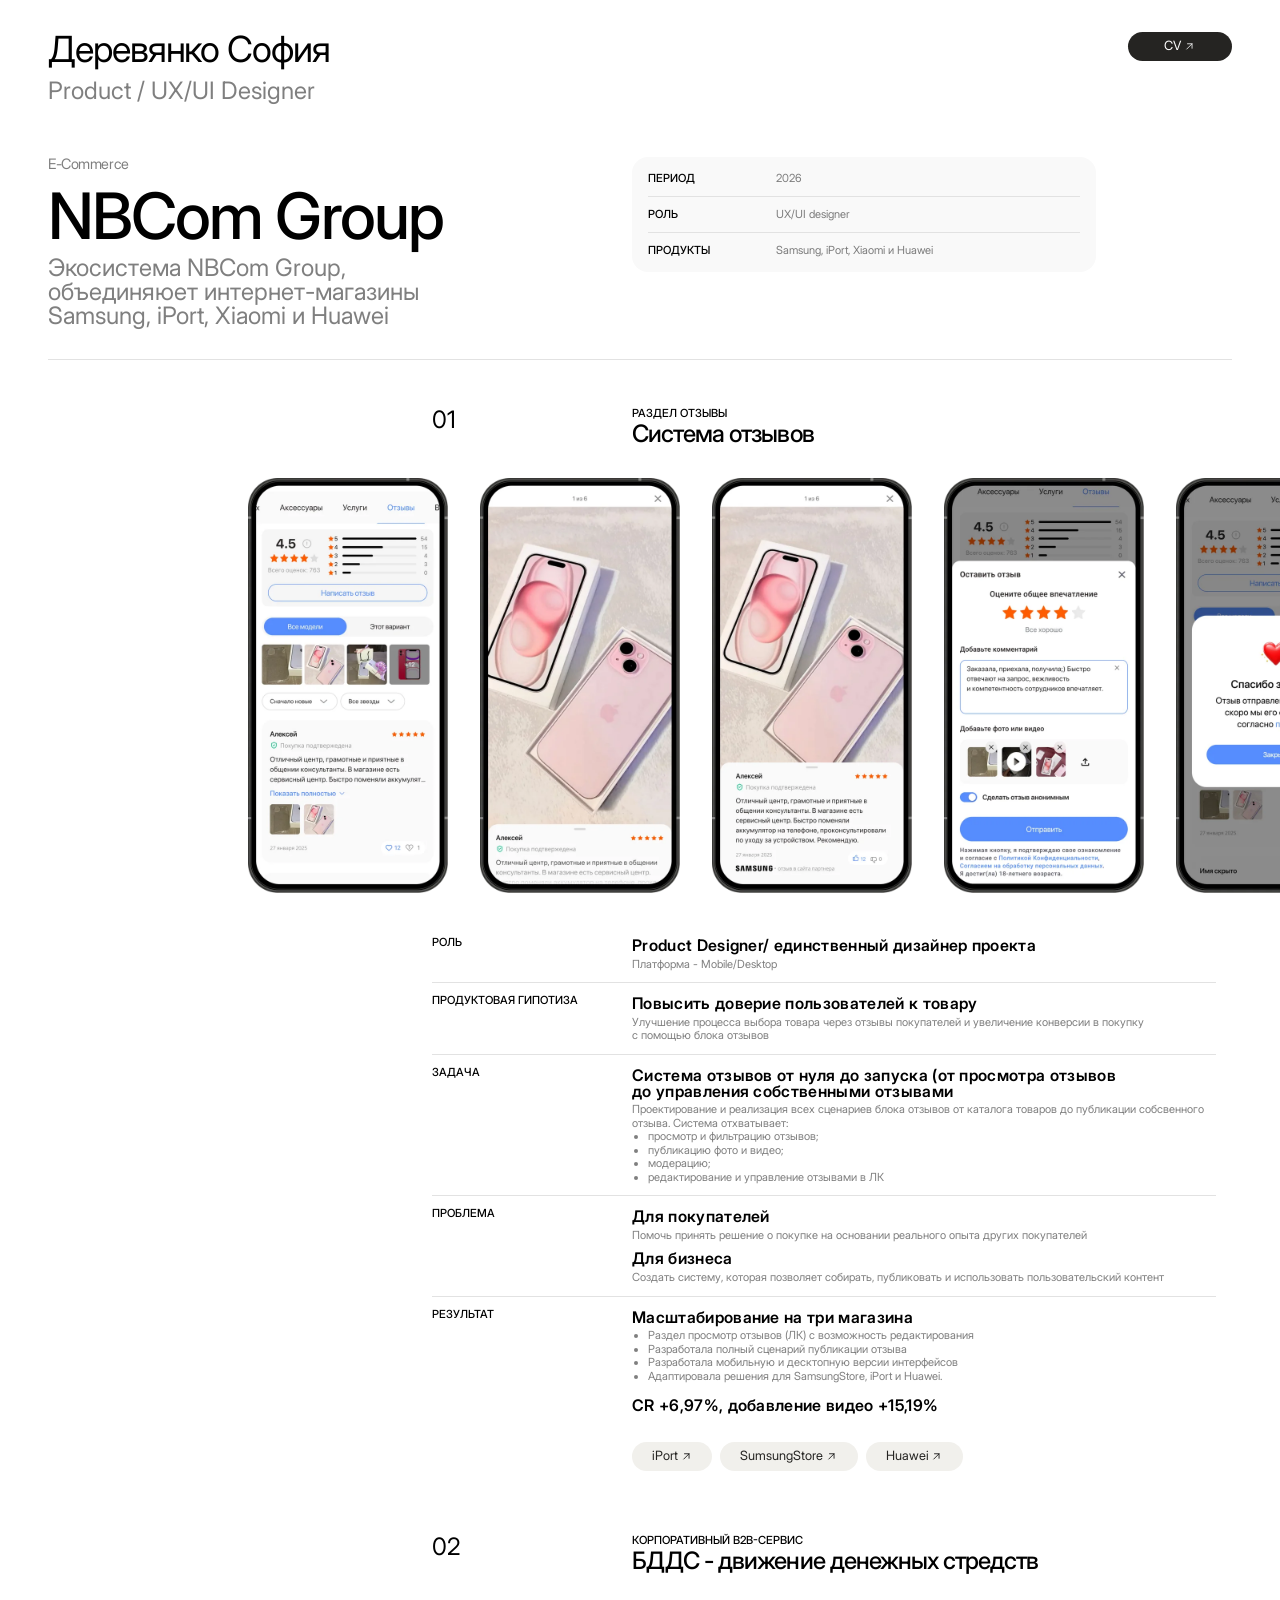
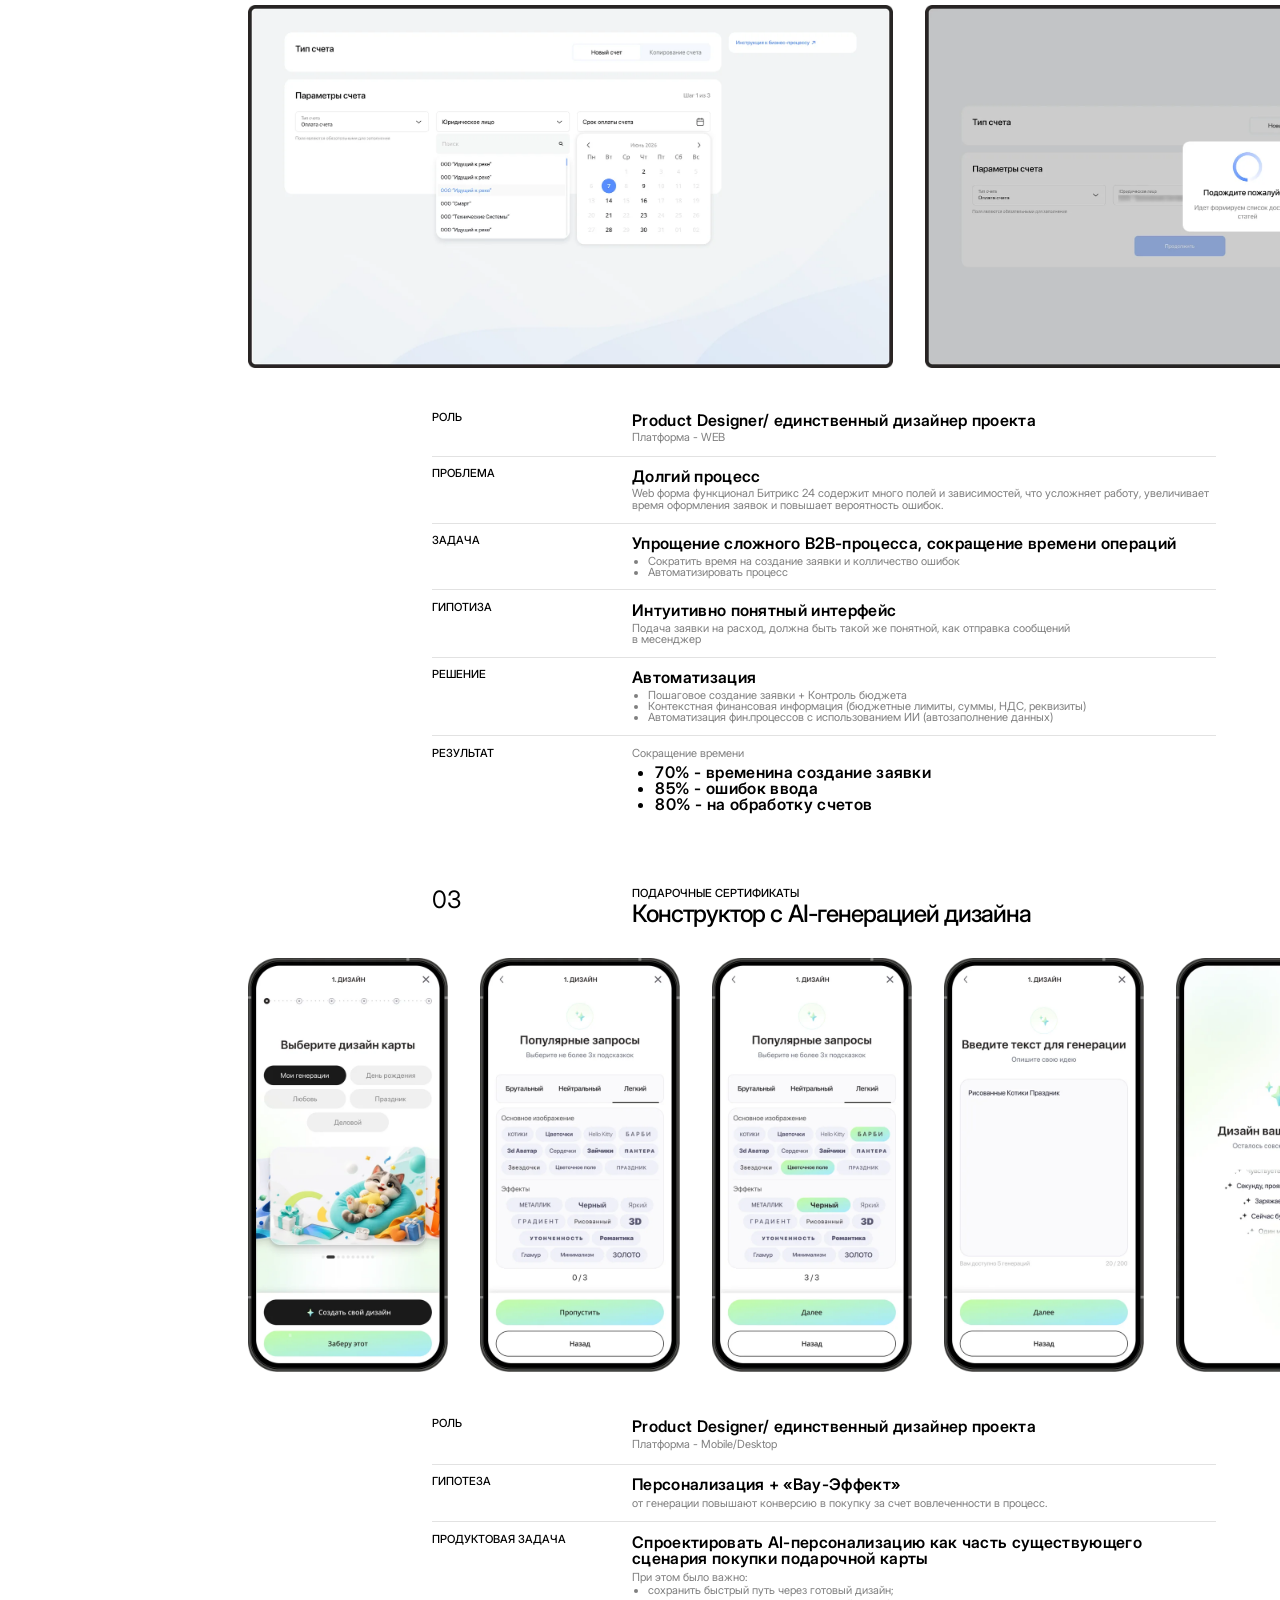
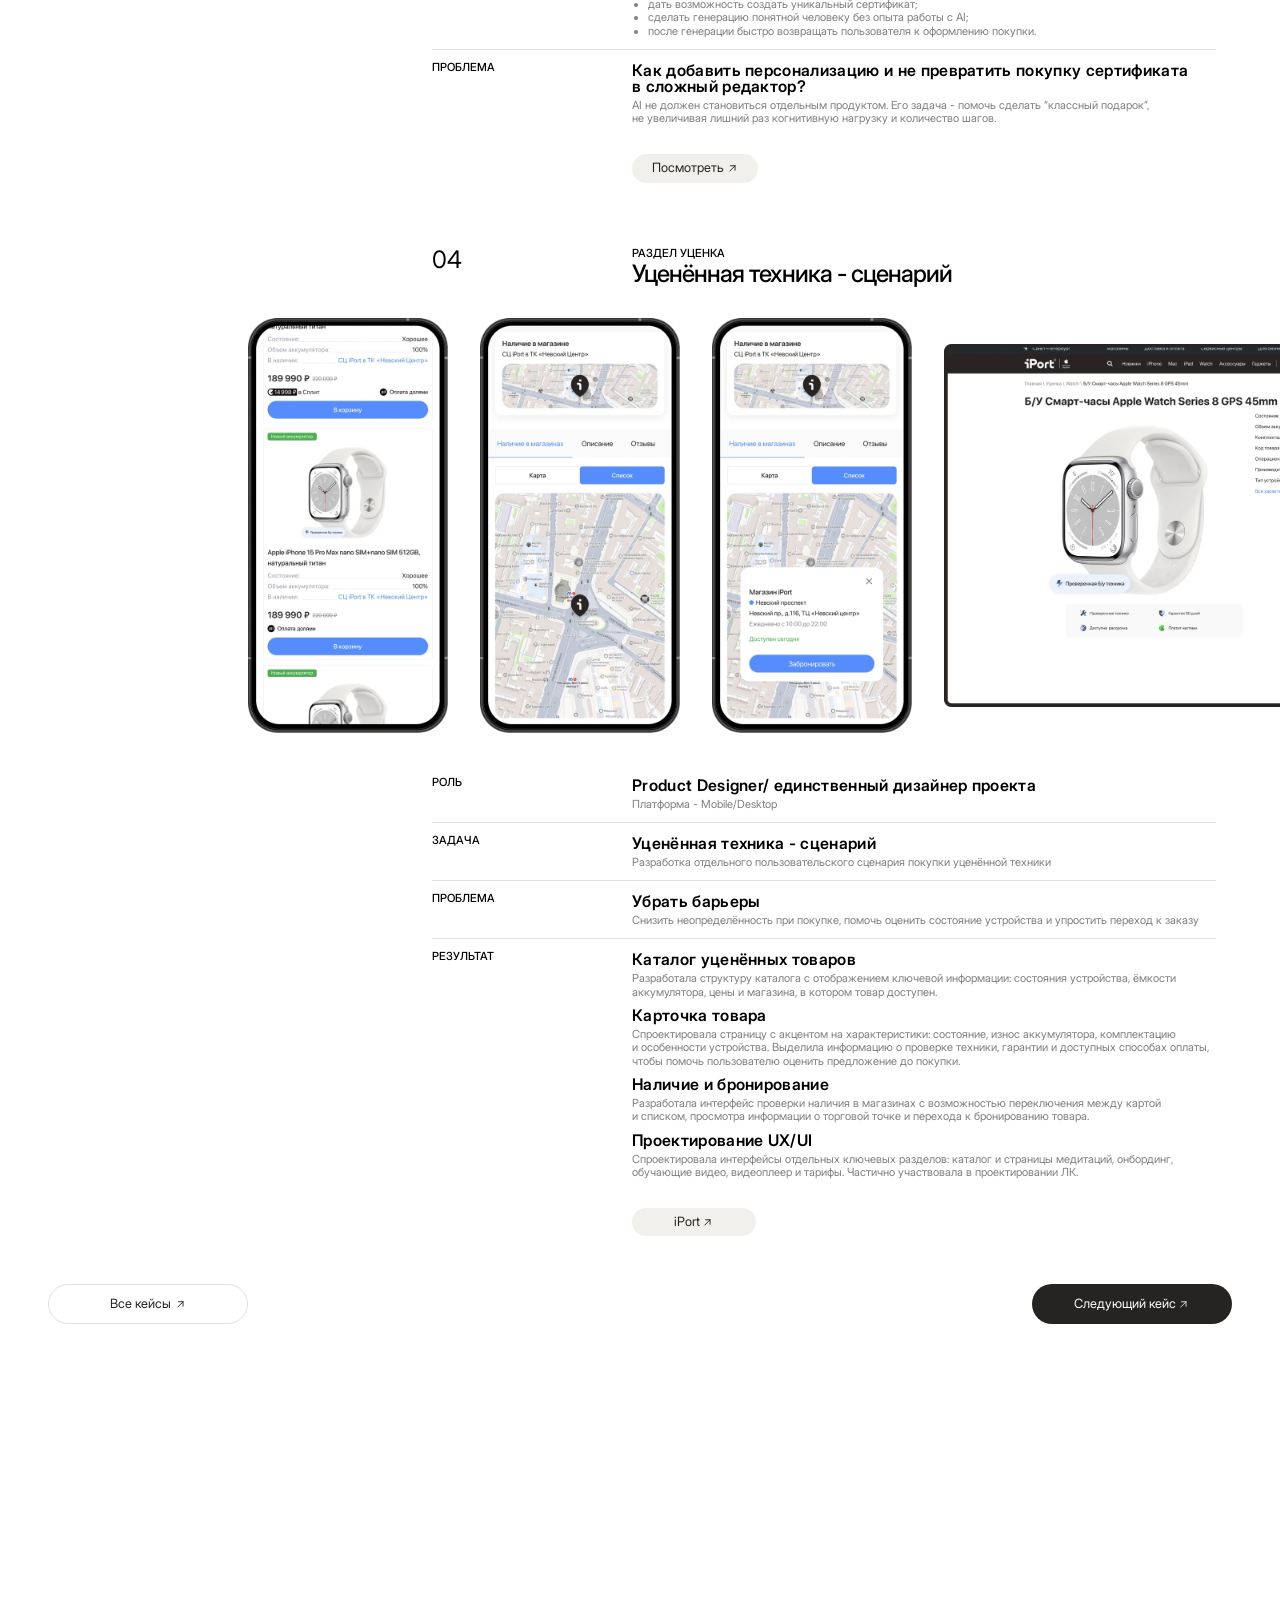
<file: cases/nbcom/index.html>
<!DOCTYPE html>
<html lang="ru">
<head>
<meta charset="utf-8">
<meta name="viewport" content="width=device-width, initial-scale=1, viewport-fit=cover">
<title>NBCom Group - кейс - Деревянко София</title>
<meta name="description" content="Кейс NBCom Group: задачи, решения и результаты.">
<meta property="og:type" content="website">
<meta property="og:title" content="NBCom Group - кейс - Деревянко София">
<meta property="og:description" content="Кейс NBCom Group: задачи, решения и результаты.">
<meta property="og:image" content="../../assets/og.jpg">
<meta name="theme-color" content="#ffffff">
<link rel="icon" href="../../assets/favicon.svg" type="image/svg+xml">
<link rel="preload" href="../../assets/fonts/inter-cyrillic-opsz-normal.woff2" as="font" type="font/woff2" crossorigin>
<link rel="stylesheet" href="../../assets/site.css?v=20261114touch1">
<style>.c0{flex-shrink:0;align-self:stretch;min-width:0;font-family:var(--f-sans);font-weight:400;font-size:45px;line-height:43px;letter-spacing:-0.03em;color:#000000}
.c1{flex-shrink:0;align-self:stretch;min-width:0;font-family:var(--f-sans);font-weight:400;font-size:30px;line-height:43px;color:rgba(0,0,0,0.5)}
.c2{width:480px;flex-shrink:0;display:flex;flex-direction:column;gap:10px;align-items:flex-start;text-decoration:none;color:inherit}
.c3{flex-shrink:0;white-space:nowrap;font-family:var(--f-sans);font-weight:400;font-size:16px;line-height:1.0;color:#ffffff}
.c4{width:16px;flex-shrink:0;height:16px;display:block}
.c5{width:130px;flex-shrink:0;display:flex;flex-direction:row;padding:10px 25px 10px 25px;gap:2px;justify-content:center;align-items:center;background:#252422;border-radius:999px;text-decoration:none;color:inherit}
.c6{flex-shrink:0;display:flex;flex-direction:row;gap:10px;align-items:flex-start}
.c7{flex-shrink:0;display:flex;flex-direction:row;gap:20px;align-items:center}
.c8{flex:1 1 0;min-width:0;display:flex;flex-direction:row;gap:20px;justify-content:flex-end;align-items:center}
.c9{flex-shrink:0;align-self:stretch;min-width:0;display:flex;flex-direction:row;justify-content:space-between;align-items:flex-start}
.ca{flex-shrink:0;white-space:nowrap;font-family:var(--f-sans);font-weight:400;font-size:18px;line-height:1.0;letter-spacing:-0.03em;color:rgba(0,0,0,0.5)}
.cb{flex-shrink:0;display:flex;flex-direction:row;gap:10px;justify-content:center;align-items:center}
.cc{flex-shrink:0;white-space:nowrap;font-family:var(--f-sans);font-weight:500;font-size:80px;line-height:1.0;letter-spacing:-0.03em;color:#000000}
.cd{flex-shrink:0;align-self:stretch;min-width:0;font-family:var(--f-sans);font-weight:400;font-size:30px;line-height:1.0;color:rgba(0,0,0,0.5)}
.ce{flex-shrink:0;align-self:stretch;min-width:0;display:flex;flex-direction:column;gap:10px;align-items:flex-start}
.cf{flex-shrink:0;display:flex;flex-direction:column;gap:16px;align-items:flex-start;width:478px}
.c10{width:155px;flex-shrink:0;font-family:var(--f-sans);font-weight:500;font-size:14px;line-height:1.0;color:#000000;text-transform:uppercase}
.c11{width:605px;flex-shrink:0;font-family:var(--f-sans);font-weight:400;font-size:14px;line-height:1.0;color:rgba(0,0,0,0.5)}
.c12{flex-shrink:0;align-self:stretch;min-width:0;display:flex;flex-direction:row;padding:15px 0 15px 0;gap:20px;align-items:flex-start}
.c13{flex-shrink:0;width:605px;font-family:var(--f-sans);font-weight:400;font-size:14px;line-height:1.0;color:rgba(0,0,0,0.5)}
.c14{width:500px;flex-shrink:0;display:flex;flex-direction:column;gap:6px;align-items:flex-start;border-radius:20px}
.c15{position:absolute;inset:0;pointer-events:none;border-style:solid;border-color:#e2e2e2;border-width:0.5px 0 0 0;border-radius:inherit}
.c16{flex-shrink:0;align-self:stretch;min-width:0;display:flex;flex-direction:row;padding:15px 0 15px 0;gap:20px;align-items:flex-start;position:relative}
.c17{flex:1 1 0;min-width:0;display:flex;flex-direction:column;padding:0 15px 0 15px;justify-content:flex-end;align-items:flex-start;background:#f9f9f9;border-radius:20px;flex:none;width:auto;margin-left:252px;align-self:flex-start}
.c18{position:absolute;inset:0;pointer-events:none;border-style:solid;border-color:#e2e2e2;border-width:0 0 0.5px 0;border-radius:inherit}
.c19{flex-shrink:0;align-self:stretch;min-width:0;display:flex;flex-direction:row;padding:20px 0 40px 0;gap:272px;justify-content:flex-end;align-items:center;position:relative;justify-content:flex-start;gap:0}
.c1a{width:230px;flex-shrink:0;font-family:var(--f-sans);font-weight:400;font-size:30px;line-height:1.0;color:#000000}
.c1b{flex-shrink:0;align-self:stretch;min-width:0;font-family:var(--f-sans);font-weight:500;font-size:14px;line-height:1.0;color:#000000;text-transform:uppercase}
.c1c{flex-shrink:0;align-self:stretch;min-width:0;font-family:var(--f-sans);font-weight:500;font-size:30px;line-height:1.0;letter-spacing:-0.04em;color:#000000}
.c1d{flex:1 1 0;min-width:0;display:flex;flex-direction:column;gap:4px;align-items:flex-start}
.c1e{width:980px;flex-shrink:0;height:48px;display:flex;flex-direction:row;gap:20px;align-items:flex-start}
.c1f{flex-shrink:0;width:1480px;display:flex;flex-direction:row;padding:20px 0 20px 480px;gap:20px;align-items:flex-end}
.c20{width:250px;flex-shrink:0;height:518px;object-fit:cover;display:block}
.c21{width:806px;flex-shrink:0;height:453px;object-fit:cover;display:block}
.c22{flex-shrink:0;display:flex;flex-direction:row;padding:0 0 0 250px;gap:40px;justify-content:center;align-items:center;overflow-x:auto;overflow-y:hidden;margin-right:-60px;padding-right:60px;align-self:stretch;justify-content:flex-start;flex:none;width:calc(100% + 60px)}
.c23{width:230px;flex-shrink:0;font-family:var(--f-sans);font-weight:500;font-size:14px;line-height:1.0;color:#000000;text-transform:uppercase}
.c24{flex-shrink:0;align-self:stretch;min-width:0;font-family:var(--f-sans);font-weight:600;font-size:20px;line-height:1.0;letter-spacing:0.02em;color:#000000}
.c25{flex-shrink:0;align-self:stretch;min-width:0;font-family:var(--f-sans);font-weight:400;font-size:14px;line-height:1.2;color:rgba(0,0,0,0.5)}
.c26{flex:1 1 0;min-width:0;display:flex;flex-direction:column;gap:6px;align-items:flex-start;border-radius:20px}
.c27{flex-shrink:0;align-self:stretch;min-width:0;display:flex;flex-direction:row;padding:15px 0 15px 0;gap:20px;align-items:flex-start;position:relative;background:#ffffff}
.c28{flex-shrink:0;align-self:stretch;min-width:0;display:flex;flex-direction:column;gap:6px;align-items:flex-start;border-radius:20px}
.c29{flex:1 1 0;min-width:0;display:flex;flex-direction:column;gap:10px;align-items:flex-start}
.c2a{font-weight:600;font-size:20px;line-height:1.0;letter-spacing:0.02em;color:#000000}
.c2b{flex-shrink:0;align-self:stretch;min-width:0;display:flex;flex-direction:column;justify-content:center;align-items:flex-start}
.c2c{flex-shrink:0;white-space:nowrap;font-family:var(--f-sans);font-weight:400;font-size:16px;line-height:1.0;color:#252422}
.c2d{flex-shrink:0;display:flex;flex-direction:row;padding:10px 25px 10px 25px;gap:2px;justify-content:center;align-items:center;background:#f1f0ec;border-radius:999px;text-decoration:none;color:inherit}
.c2e{flex-shrink:0;align-self:stretch;min-width:0;display:flex;flex-direction:row;padding:0 250px 0 250px;gap:10px;align-items:flex-start}
.c2f{width:980px;flex-shrink:0;display:flex;flex-direction:column;gap:20px;justify-content:center;align-items:flex-start}
.c30{flex-shrink:0;align-self:stretch;min-width:0;display:flex;flex-direction:column;gap:20px;align-items:flex-start}
.c31{flex:1 1 0;min-width:0;display:flex;flex-direction:row;gap:20px;align-items:flex-start}
.c32{flex-shrink:0;align-self:stretch;min-width:0;font-family:var(--f-sans);font-weight:400;font-size:14px;line-height:1.0;color:rgba(0,0,0,0.5)}
.c33{position:absolute;inset:0;pointer-events:none;border-style:solid;border-color:#e2e2e2;border-width:0.5px 0 0.5px 0;border-radius:inherit}
.c34{flex:1 1 0;min-width:0;display:flex;flex-direction:column;gap:20px;justify-content:center;align-items:flex-start}
.c35{width:980px;flex-shrink:0;display:flex;flex-direction:column;justify-content:center;align-items:flex-start}
.c36{flex-shrink:0;align-self:stretch;min-width:0;display:flex;flex-direction:row;gap:20px;align-items:flex-start}
.c37{flex-shrink:0;align-self:stretch;min-width:0;display:flex;flex-direction:column;gap:20px;justify-content:flex-end;align-items:flex-start}
.c38{flex:1 1 0;min-width:0;display:flex;flex-direction:column;gap:100px;justify-content:center;align-items:flex-start}
.c39{flex-shrink:0;width:605px;font-family:var(--f-sans);font-weight:400;font-size:14px;line-height:1.2;color:rgba(0,0,0,0.5)}
.c3a{flex-shrink:0;align-self:stretch;min-width:0;display:flex;flex-direction:column;padding:0 0 0 250px;gap:10px;align-items:flex-start}
.c3b{width:980px;flex-shrink:0;height:474.5px;display:flex;flex-direction:row;gap:20px;align-items:center}
.c3c{width:730px;flex-shrink:0;display:flex;flex-direction:column;gap:10px;justify-content:center;align-items:flex-start}
.c3d{width:155px;flex-shrink:0;display:flex;flex-direction:row;padding:10px 25px 10px 25px;gap:2px;justify-content:center;align-items:center;background:#f1f0ec;border-radius:999px;text-decoration:none;color:inherit}
.c3e{flex-shrink:0;align-self:stretch;min-width:0;display:flex;flex-direction:row;padding:0 0 0 250px;gap:10px;align-items:flex-start}
.c3f{position:absolute;inset:0;pointer-events:none;border-style:solid;border-color:#e2e2e2;border-width:0.5px 0.5px 0.5px 0.5px;border-radius:inherit}
.c40{width:250px;flex-shrink:0;height:50px;display:flex;flex-direction:row;padding:10px 20px 10px 20px;gap:4px;justify-content:center;align-items:center;position:relative;border-radius:999px;text-decoration:none;color:inherit}
.c41{width:250px;flex-shrink:0;height:50px;display:flex;flex-direction:row;padding:10px 25px 10px 25px;gap:2px;justify-content:center;align-items:center;background:#252422;border-radius:999px;text-decoration:none;color:inherit}
.c42{flex-shrink:0;width:1480px;display:flex;flex-direction:row;justify-content:space-between;align-items:flex-start}
.c43{width:1600px;display:flex;flex-direction:column;padding:40px 60px 40px 60px;gap:40px;align-items:flex-start;background:#ffffff;overflow:hidden}
.c44{flex-shrink:0;white-space:nowrap;font-family:var(--f-sans);font-weight:400;font-size:24px;line-height:1.0;letter-spacing:-0.03em;color:#000000}
.c45{flex-shrink:0;white-space:nowrap;font-family:var(--f-sans);font-weight:400;font-size:12px;line-height:1.0;color:rgba(0,0,0,0.5)}
.c46{flex-shrink:0;display:flex;flex-direction:column;gap:4px;align-items:flex-start;text-decoration:none;color:inherit}
.c47{flex-shrink:0;display:flex;flex-direction:row;padding:10px 25px 10px 25px;gap:2px;justify-content:center;align-items:center;background:#252422;border-radius:999px;text-decoration:none;color:inherit}
.c48{height:40px;flex-shrink:0;align-self:stretch;min-width:0;display:flex;flex-direction:row;padding:0 16px 0 16px;justify-content:space-between;align-items:center}
.c49{flex-shrink:0;white-space:nowrap;font-family:var(--f-sans);font-weight:400;font-size:12px;line-height:1.0;letter-spacing:-0.03em;color:rgba(0,0,0,0.5)}
.c4a{flex-shrink:0;align-self:stretch;min-width:0;font-family:var(--f-sans);font-weight:400;font-size:30px;line-height:1.1;color:#000000}
.c4b{flex-shrink:0;align-self:stretch;min-width:0;font-family:var(--f-sans);font-weight:400;font-size:16px;line-height:1.0;color:rgba(0,0,0,0.5)}
.c4c{flex-shrink:0;width:343px;display:flex;flex-direction:column;gap:8px;align-items:flex-start}
.c4d{width:151px;flex-shrink:0;font-family:var(--f-sans);font-weight:500;font-size:12px;line-height:1.0;color:#000000;text-transform:uppercase}
.c4e{flex-shrink:0;align-self:stretch;min-width:0;display:flex;flex-direction:row;padding:0 0 15px 0;gap:10px;align-items:center}
.c4f{flex:1 1 0;min-width:0;font-family:var(--f-sans);font-weight:400;font-size:12px;line-height:1.0;color:rgba(0,0,0,0.5)}
.c50{flex-shrink:0;align-self:stretch;min-width:0;display:flex;flex-direction:row;padding:15px 0 15px 0;gap:10px;align-items:center;position:relative}
.c51{flex-shrink:0;align-self:stretch;min-width:0;display:flex;flex-direction:row;padding:15px 0 0 0;gap:10px;align-items:flex-start;position:relative}
.c52{flex-shrink:0;align-self:stretch;min-width:0;display:flex;flex-direction:column;padding:16px 16px 16px 16px;justify-content:flex-end;align-items:flex-start;background:#f9f9f9;border-radius:20px}
.c53{flex-shrink:0;align-self:stretch;min-width:0;display:flex;flex-direction:column;padding:0 16px 0 16px;gap:20px;align-items:flex-start}
.c54{flex-shrink:0;white-space:nowrap;font-family:var(--f-sans);font-weight:400;font-size:12px;line-height:1.0;letter-spacing:-0.03em;color:#000000}
.c55{flex-shrink:0;white-space:nowrap;font-family:var(--f-sans);font-weight:500;font-size:12px;line-height:1.0;color:#000000;text-transform:uppercase}
.c56{flex-shrink:0;align-self:stretch;min-width:0;font-family:var(--f-sans);font-weight:500;font-size:16px;line-height:1.0;color:#000000}
.c57{flex:1 1 0;min-width:0;display:flex;flex-direction:column;gap:4px;justify-content:center;align-items:flex-start}
.c58{flex-shrink:0;align-self:stretch;min-width:0;display:flex;flex-direction:row;padding:0 16px 0 16px;gap:10px;align-items:flex-start}
.c59{width:339px;flex-shrink:0;height:191px;object-fit:cover;display:block}
.c5a{flex-shrink:0;align-self:stretch;min-width:0;display:flex;flex-direction:row;padding:0 0 0 251px;gap:10px;justify-content:center;align-items:center;overflow-x:auto;overflow-y:hidden;justify-content:flex-start;padding-left:62.5px;padding-right:62.5px;scroll-snap-type:x mandatory;align-self:stretch;width:auto;max-width:100%;flex:none}
.c5b{height:6px;flex-shrink:0;width:12px;position:relative;background:#252422;border-radius:10px}
.c5c{width:31px;flex-shrink:0;height:6px;display:flex;flex-direction:column;padding:0 10px 0 0;gap:10px;align-items:flex-start;background:rgba(52,52,52,0.1);border-radius:10px}
.c5d{width:6px;flex-shrink:0;height:6px;position:relative;background:rgba(52,52,52,0.1);border-radius:50px}
.c5e{height:6px;flex-shrink:0;align-self:stretch;min-width:0;display:flex;flex-direction:row;gap:6px;justify-content:center;align-items:center}
.c5f{flex-shrink:0;width:375px;display:flex;flex-direction:column;gap:10px;align-items:flex-start}
.c60{flex-shrink:0;width:230px;font-family:var(--f-sans);font-weight:500;font-size:12px;line-height:1.0;color:#000000;text-transform:uppercase}
.c61{flex-shrink:0;align-self:stretch;min-width:0;font-family:var(--f-sans);font-weight:600;font-size:15px;line-height:1.0;letter-spacing:0.02em;color:#000000}
.c62{flex-shrink:0;align-self:stretch;min-width:0;display:flex;flex-direction:column;padding:10px 0 10px 0;gap:10px;align-items:flex-start;position:relative}
.c63{flex-shrink:0;align-self:stretch;min-width:0;display:flex;flex-direction:column;padding:10px 0 10px 0;gap:10px;align-items:flex-start;position:relative;background:#ffffff}
.c64{font-weight:600;font-size:16px;line-height:1.0;letter-spacing:0.02em;color:#000000}
.c65{flex-shrink:0;height:40px;display:flex;flex-direction:row;padding:10px 14px 10px 14px;gap:2px;justify-content:center;align-items:center;background:#f1f0ec;border-radius:999px;text-decoration:none;color:inherit}
.c66{flex-shrink:0;align-self:stretch;min-width:0;display:flex;flex-direction:row;gap:10px;align-items:flex-start}
.c67{flex-shrink:0;align-self:stretch;min-width:0;display:flex;flex-direction:row;padding:0 16px 0 16px;gap:20px;align-items:center}
.c68{flex-shrink:0;align-self:stretch;min-width:0;display:flex;flex-direction:row;padding:0 0 0 16px;gap:10px;align-items:center;overflow-x:auto;overflow-y:hidden;margin-right:0;align-self:stretch;justify-content:flex-start;flex:none;width:calc(100% + 0);scroll-snap-type:x mandatory}
.c69{flex-shrink:0;align-self:stretch;min-width:0;display:flex;flex-direction:column;gap:10px;justify-content:center;align-items:flex-start}
.c6a{flex-shrink:0;align-self:stretch;min-width:0;font-family:var(--f-sans);font-weight:600;font-size:16px;line-height:1.0;letter-spacing:0.02em;color:#000000}
.c6b{flex-shrink:0;align-self:stretch;min-width:0;display:flex;flex-direction:column;gap:20px;justify-content:center;align-items:flex-start}
.c6c{flex-shrink:0;align-self:stretch;min-width:0;display:flex;flex-direction:column;padding:10px 0 0 0;gap:10px;align-items:flex-start;position:relative;background:#ffffff}
.c6d{flex-shrink:0;align-self:stretch;min-width:0;display:flex;flex-direction:row;padding:0 0 0 374px;gap:10px;justify-content:center;align-items:center;overflow-x:auto;overflow-y:hidden;justify-content:flex-start;padding-left:62.5px;padding-right:62.5px;scroll-snap-type:x mandatory;align-self:stretch;width:auto;max-width:100%;flex:none}
.c6e{height:40px;flex-shrink:0;align-self:stretch;min-width:0;display:flex;flex-direction:row;padding:10px 25px 10px 25px;gap:2px;justify-content:center;align-items:center;background:#f1f0ec;border-radius:999px;text-decoration:none;color:inherit}
.c6f{height:40px;flex-shrink:0;align-self:stretch;min-width:0;display:flex;flex-direction:row;padding:10px 14px 10px 14px;gap:2px;justify-content:center;align-items:center;background:#f1f0ec;border-radius:999px;text-decoration:none;color:inherit}
.c70{flex-shrink:0;align-self:stretch;min-width:0;display:flex;flex-direction:column;gap:30px;align-items:flex-start}
.c71{flex:1 1 0;min-width:0;height:40px;display:flex;flex-direction:row;padding:10px 20px 10px 20px;justify-content:center;align-items:center;background:#252422;border-radius:999px;text-decoration:none;color:inherit}
.c72{flex-shrink:0;white-space:nowrap;font-family:var(--f-sans);font-weight:400;font-size:16px;line-height:1.0;color:#464646}
.c73{flex:1 1 0;min-width:0;height:40px;display:flex;flex-direction:row;padding:10px 20px 10px 20px;gap:4px;justify-content:center;align-items:center;position:relative;border-radius:999px;text-decoration:none;color:inherit}
.c74{flex:1 1 0;min-width:0;height:40px;display:flex;flex-direction:row;padding:10px 25px 10px 25px;gap:2px;justify-content:center;align-items:center;background:#f1f0ec;border-radius:999px;text-decoration:none;color:inherit}
.c75{flex-shrink:0;width:375px;display:flex;flex-direction:column;padding:16px 16px 16px 16px;gap:10px;justify-content:flex-end;align-items:flex-start;background:#ffffff}
.c76{width:375px;display:flex;flex-direction:column;padding:12px 0 0 0;gap:30px;align-items:flex-start;background:#ffffff;overflow:hidden}</style>
<script>(function(){var d=document.documentElement;function f(){var w=window.innerWidth,h=window.innerHeight,m=w<1024,z=m?Math.min(w/375,1.6):Math.min(w/1600,1);d.style.zoom=z;d.classList.toggle('is-m',m);d.style.setProperty('--vh',(h/z)+'px');d.style.setProperty('--vw',(w/z)+'px')}f();window.addEventListener('resize',f)})();</script>
</head>
<body>
<div class="L L-d " data-w="1600"><div class="c43"><div class="c9"><a class="c2 home" href="../../index.html"><div class="c0 tx">Деревянко София</div><div class="c1 tx">Product / UX/UI Designer</div></a><div class="c8"><div class="c7"><div class="c6"><a class="c5 btn btn-dark" href="../../assets/cv.pdf" target="_blank" rel="noopener" data-cv><div class="c3 tx">CV</div><div class="c4"><svg class="ic" width="16" height="16" viewBox="0 0 16 16" fill="none"><path d="M11.32 10.32V4.72H5.64M11.32 4.72 4.72 11.32" stroke="#fff" stroke-linecap="round" stroke-linejoin="round"/></svg></div></a></div></div></div></div><div class="c19"><div class="cf"><div class="cb"><div class="ca tx">E-Commerce</div></div><div class="ce"><div class="cc tx">NBCom Group</div><div class="cd tx"><p>Экосистема NBCom Group, объединяюет интернет-магазины</p><p>Samsung, iPort, Xiaomi и Huawei</p></div></div></div><div class="c17 ptab"><div class="c12 prow"><div class="c10 tx">Период</div><div class="c11 tx">2026</div></div><div class="c16 prow"><div class="c10 tx">Роль</div><div class="c14"><div class="c13 tx">UX/UI designer</div></div><i class="c15"></i></div><div class="c16 prow"><div class="c10 tx">Продукты</div><div class="c14"><div class="c13 tx">Samsung, iPort, Xiaomi и Huawei</div></div><i class="c15"></i></div></div><i class="c18"></i></div><div class="c30"><div class="c1f"><div class="c1e"><div class="c1a tx">01</div><div class="c1d"><div class="c1b tx">Раздел отзывы</div><div class="c1c tx">Система отзывов</div></div></div></div><div class="c22 gal"><img loading="eager" class="c20 im" data-inline-photo="../../assets/img/nbrev1.webp" alt="" width="250" height="518" decoding="async"><img loading="eager" class="c20 im" data-inline-photo="../../assets/img/nbrev2.webp" alt="" width="250" height="518" decoding="async"><img loading="eager" class="c20 im" data-inline-photo="../../assets/img/nbrev3.webp" alt="" width="250" height="518" decoding="async"><img class="c20 im" data-inline-photo="../../assets/img/nbrev4.webp" alt="" width="250" height="518" loading="eager" decoding="async"><img class="c20 im" src="../../assets/img/nbrev5.webp" alt="" width="250" height="518" loading="lazy" decoding="async"><img class="c20 im" src="../../assets/img/nbrev6.webp" alt="" width="250" height="518" loading="lazy" decoding="async"><img class="c21 im" src="../../assets/img/nbrev7.webp" alt="" width="806" height="453" loading="lazy" decoding="async"><img class="c21 im" src="../../assets/img/nbrev8.webp" alt="" width="806" height="453" loading="lazy" decoding="async"><img class="c21 im" src="../../assets/img/nbrev9.webp" alt="" width="806" height="453" loading="lazy" decoding="async"></div><div class="c1f"><div class="c2f"><div class="c2b"><div class="c16"><div class="c23 tx">Роль</div><div class="c26"><div class="c24 tx">Product Designer/ единственный дизайнер проекта</div><div class="c25 tx">Платформа - Mobile/Desktop</div></div><i class="c18"></i></div><div class="c27"><div class="c23 tx">Продуктовая гипотиза</div><div class="c26"><div class="c24 tx">Повысить доверие пользователей к товару</div><div class="c25 tx"><p>Улучшение процесса выбора товара через отзывы покупателей и увеличение конверсии в покупку</p><p>с помощью блока отзывов</p></div></div><i class="c18"></i></div><div class="c16"><div class="c23 tx">Задача</div><div class="c26"><div class="c24 tx">Система отзывов от нуля до запуска (от просмотра отзывов до управления собственными отзывами</div><div class="c25 tx"><p>Проектирование и реализация всех сценариев блока отзывов от каталога товаров до публикации собсвенного отзыва. Система отхватывает:</p><ul class="tl"><li>просмотр и фильтрацию отзывов;</li><li>публикацию фото и видео;</li><li>модерацию;</li><li>редактирование и управление отзывами в ЛК</li></ul></div></div><i class="c18"></i></div><div class="c16"><div class="c23 tx">Проблема</div><div class="c29"><div class="c28"><div class="c24 tx">Для покупателей</div><div class="c25 tx">Помочь принять решение о покупке на основании реального опыта других покупателей</div></div><div class="c28"><div class="c24 tx">Для бизнеса</div><div class="c25 tx">Создать систему, которая позволяет собирать, публиковать и использовать пользовательский контент</div></div></div><i class="c18"></i></div><div class="c27"><div class="c23 tx">Результат</div><div class="c26"><div class="c24 tx">Масштабирование на три магазина</div><div class="c25 tx"><ul class="tl"><li>Раздел просмотр отзывов (ЛК) с возможность редактирования</li><li>Разработала полный сценарий публикации отзыва
</li><li>Разработала мобильную и десктопную версии интерфейсов</li><li>Адаптировала решения для SamsungStore, iPort и Huawei.</li></ul><p><br></p><p><span class="c2a">CR +6,97%, добавление видео +15,19%</span></p></div></div></div></div><div class="c2e"><a class="c2d btn" href="https://www.iport.ru/" target="_blank" rel="noopener"><div class="c2c tx">iPort</div><div class="c4"><svg class="ic" width="16" height="16" viewBox="0 0 16 16" fill="none"><path d="M11.32 10.32V4.72H5.64M11.32 4.72 4.72 11.32" stroke="currentColor" stroke-linecap="round" stroke-linejoin="round"/></svg></div></a><a class="c2d btn" href="https://www.samsungstore.ru/products/productID152398/?tab=reviews" target="_blank" rel="noopener"><div class="c2c tx">SumsungStore</div><div class="c4"><svg class="ic" width="16" height="16" viewBox="0 0 16 16" fill="none"><path d="M11.32 10.32V4.72H5.64M11.32 4.72 4.72 11.32" stroke="currentColor" stroke-linecap="round" stroke-linejoin="round"/></svg></div></a><a class="c2d btn" href="https://hstores.ru/" target="_blank" rel="noopener"><div class="c2c tx">Huawei</div><div class="c4"><svg class="ic" width="16" height="16" viewBox="0 0 16 16" fill="none"><path d="M11.32 10.32V4.72H5.64M11.32 4.72 4.72 11.32" stroke="currentColor" stroke-linecap="round" stroke-linejoin="round"/></svg></div></a></div></div></div></div><div class="c30"><div class="c1f"><div class="c31"><div class="c1a tx">02</div><div class="c1d"><div class="c1b tx">корпоративный B2B-сервис</div><div class="c1c tx">БДДС - движение денежных стредств</div></div></div></div><div class="c22 gal"><img class="c21 im" src="../../assets/img/nbbdds1.webp" alt="" width="806" height="453" loading="lazy" decoding="async"><img class="c21 im" src="../../assets/img/nbbdds2.webp" alt="" width="806" height="453" loading="lazy" decoding="async"><img class="c21 im" src="../../assets/img/nbbdds3.webp" alt="" width="806" height="453" loading="lazy" decoding="async"><img class="c21 im" src="../../assets/img/nbbdds4.webp" alt="" width="806" height="453" loading="lazy" decoding="async"><img class="c21 im" src="../../assets/img/nbbdds5.webp" alt="" width="806" height="453" loading="lazy" decoding="async"></div><div class="c1f"><div class="c35"><div class="c16"><div class="c23 tx">Роль</div><div class="c26"><div class="c24 tx">Product Designer/ единственный дизайнер проекта</div><div class="c32 tx">Платформа - WEB</div></div></div><div class="c16"><div class="c23 tx">Проблема</div><div class="c26"><div class="c24 tx">Долгий процесс</div><div class="c32 tx">Web форма функционал Битрикс 24 содержит много полей и зависимостей, что усложняет работу, увеличивает время оформления заявок и повышает вероятность ошибок.
</div></div><i class="c15"></i></div><div class="c16"><div class="c23 tx">Задача</div><div class="c26"><div class="c24 tx">Упрощение сложного B2B-процесса, сокращение времени операций</div><div class="c32 tx"><ul class="tl"><li>Сократить время на создание заявки и колличество ошибок</li><li>Автоматизировать процесс</li></ul></div></div><i class="c33"></i></div><div class="c16"><div class="c23 tx">Гипотиза</div><div class="c26"><div class="c24 tx">Интуитивно понятный интерфейс</div><div class="c32 tx"><p>Подача заявки на расход, должна быть такой же понятной, как отправка сообщений</p><p>в месенджер</p></div></div></div><div class="c16"><div class="c23 tx">Решение</div><div class="c26"><div class="c24 tx">Автоматизация</div><div class="c32 tx"><ul class="tl"><li>Пошаговое создание заявки + Контроль бюджета</li><li>Контекстная финансовая информация (бюджетные лимиты, суммы, НДС, реквизиты)</li><li>Автоматизация фин.процессов с использованием ИИ (автозаполнение данных)</li></ul></div></div><i class="c33"></i></div><div class="c27"><div class="c23 tx">Результат</div><div class="c34"><div class="c28"><div class="c32 tx">Сокращение времени</div><div class="c24 tx"><ul class="tl"><li>70% - временина создание заявки
</li><li>85% - ошибок ввода
</li><li>80% - на обработку счетов</li></ul></div></div></div></div></div></div></div><div class="c30"><div class="c1f"><div class="c38"><div class="c30"><div class="c37"><div class="c36"><div class="c1a tx">03</div><div class="c1d"><div class="c1b tx">Подарочные сертификаты</div><div class="c1c tx">Конструктор с AI-генерацией дизайна</div></div></div></div></div></div></div><div class="c22 gal"><img class="c20 im" src="../../assets/img/nbgift1.webp" alt="" width="250" height="518" loading="lazy" decoding="async"><img class="c20 im" src="../../assets/img/nbgift2.webp" alt="" width="250" height="518" loading="lazy" decoding="async"><img class="c20 im" src="../../assets/img/nbgift3.webp" alt="" width="250" height="518" loading="lazy" decoding="async"><img class="c20 im" src="../../assets/img/nbgift4.webp" alt="" width="250" height="518" loading="lazy" decoding="async"><img class="c20 im" src="../../assets/img/nbgift5.webp" alt="" width="250" height="518" loading="lazy" decoding="async"><img class="c20 im" src="../../assets/img/nbgift6.webp" alt="" width="250" height="518" loading="lazy" decoding="async"><img class="c21 im" src="../../assets/img/nbgift7.webp" alt="" width="806" height="453" loading="lazy" decoding="async"><img class="c21 im" src="../../assets/img/nbgift8.webp" alt="" width="806" height="453" loading="lazy" decoding="async"><img class="c21 im" src="../../assets/img/nbgift9.webp" alt="" width="806" height="453" loading="lazy" decoding="async"><img class="c21 im" src="../../assets/img/nbgift10.webp" alt="" width="806" height="453" loading="lazy" decoding="async"></div><div class="c1f"><div class="c3b"><div class="c34"><div class="c2b"><div class="c16"><div class="c23 tx">Роль</div><div class="c26"><div class="c24 tx">Product Designer/ единственный дизайнер проекта</div><div class="c39 tx">Платформа - Mobile/Desktop</div></div></div><div class="c16"><div class="c23 tx">Гипотеза</div><div class="c26"><div class="c24 tx">Персонализация + «<span class="nw">Вау-Эффект</span>»</div><div class="c25 tx">от генерации повышают конверсию в покупку за счет вовлеченности в процесс.</div></div><i class="c33"></i></div><div class="c27"><div class="c23 tx">Продуктовая задача</div><div class="c26"><div class="c24 tx">Спроектировать AI-персонализацию как часть существующего сценария покупки подарочной карты</div><div class="c25 tx"><p>При этом было важно:</p><ul class="tl"><li>сохранить быстрый путь через готовый дизайн;</li><li>дать возможность создать уникальный сертификат;</li><li>сделать генерацию понятной человеку без опыта работы с AI;</li><li>после генерации быстро возвращать пользователя к оформлению покупки.</li></ul></div></div><i class="c18"></i></div><div class="c27"><div class="c23 tx">Проблема</div><div class="c26"><div class="c24 tx">Как добавить персонализацию и не превратить покупку сертификата в сложный редактор?</div><div class="c25 tx">AI не должен становиться отдельным продуктом. Его задача - помочь сделать “классный подарок”, не увеличивая лишний раз когнитивную нагрузку и количество шагов.</div></div></div></div><div class="c3a"><a class="c2d btn" href="https://www.samsungstore.ru/gift/" target="_blank" rel="noopener"><div class="c2c tx">Посмотреть</div><div class="c4"><svg class="ic" width="16" height="16" viewBox="0 0 16 16" fill="none"><path d="M11.32 10.32V4.72H5.64M11.32 4.72 4.72 11.32" stroke="currentColor" stroke-linecap="round" stroke-linejoin="round"/></svg></div></a></div></div></div></div></div><div class="c30"><div class="c1f"><div class="c31"><div class="c1a tx">04</div><div class="c1d"><div class="c1b tx">раздел уценка</div><div class="c1c tx">Уценённая техника - сценарий</div></div></div></div><div class="c22 gal"><img class="c20 im" src="../../assets/img/nbsale1.webp" alt="" width="250" height="518" loading="lazy" decoding="async"><img class="c20 im" src="../../assets/img/nbsale2.webp" alt="" width="250" height="518" loading="lazy" decoding="async"><img class="c20 im" src="../../assets/img/nbsale3.webp" alt="" width="250" height="518" loading="lazy" decoding="async"><img class="c21 im" src="../../assets/img/nbsale4.webp" alt="" width="806" height="453" loading="lazy" decoding="async"><img class="c21 im" src="../../assets/img/nbsale5.webp" alt="" width="806" height="453" loading="lazy" decoding="async"></div><div class="c1f"><div class="c2f"><div class="c2b"><div class="c16"><div class="c23 tx">Роль</div><div class="c26"><div class="c24 tx">Product Designer/ единственный дизайнер проекта</div><div class="c25 tx">Платформа - Mobile/Desktop</div></div><i class="c18"></i></div><div class="c16"><div class="c23 tx">Задача</div><div class="c26"><div class="c24 tx">Уценённая техника - сценарий</div><div class="c25 tx">Разработка отдельного пользовательского сценария покупки уценённой техники</div></div><i class="c18"></i></div><div class="c16"><div class="c23 tx">Проблема</div><div class="c26"><div class="c24 tx">Убрать барьеры</div><div class="c25 tx">Снизить неопределённость при покупке, помочь оценить состояние устройства и упростить переход к заказу</div></div><i class="c18"></i></div><div class="c27"><div class="c23 tx">Результат</div><div class="c3c"><div class="c28"><div class="c24 tx">Каталог уценённых товаров</div><div class="c25 tx">Разработала структуру каталога с отображением ключевой информации: состояния устройства, ёмкости аккумулятора, цены и магазина, в котором товар доступен. </div></div><div class="c28"><div class="c24 tx">Карточка товара</div><div class="c25 tx">Спроектировала страницу с акцентом на характеристики: состояние, износ аккумулятора, комплектацию и особенности устройства. Выделила информацию о проверке техники, гарантии и доступных способах оплаты, чтобы помочь пользователю оценить предложение до покупки.</div></div><div class="c28"><div class="c24 tx">Наличие и бронирование</div><div class="c25 tx">Разработала интерфейс проверки наличия в магазинах с возможностью переключения между картой и списком, просмотра информации о торговой точке и перехода к бронированию товара.</div></div><div class="c28"><div class="c24 tx">Проектирование UX/UI</div><div class="c25 tx">Спроектировала интерфейсы отдельных ключевых разделов: каталог и страницы медитаций, онбординг, обучающие видео, видеоплеер и тарифы. Частично участвовала в проектировании ЛК.</div></div></div></div></div><div class="c3e"><a class="c3d btn" href="https://www.iport.ru/discount/catalog/apple_iphone/" target="_blank" rel="noopener"><div class="c2c tx">iPort</div><div class="c4"><svg class="ic" width="16" height="16" viewBox="0 0 16 16" fill="none"><path d="M11.32 10.32V4.72H5.64M11.32 4.72 4.72 11.32" stroke="currentColor" stroke-linecap="round" stroke-linejoin="round"/></svg></div></a></div></div></div></div><div class="c42"><a class="c40 btn btn-ol" href="../../cases/index.html"><div class="c2c tx">Все кейсы</div><div class="c4"><svg class="ic" width="16" height="16" viewBox="0 0 16 16" fill="none"><path d="M11.32 10.32V4.72H5.64M11.32 4.72 4.72 11.32" stroke="currentColor" stroke-linecap="round" stroke-linejoin="round"/></svg></div><i class="c3f"></i></a><a class="c41 btn btn-dark" href="../../cases/aixpert/index.html"><div class="c3 tx">Следующий кейс</div><div class="c4"><svg class="ic" width="16" height="16" viewBox="0 0 16 16" fill="none"><path d="M11.32 10.32V4.72H5.64M11.32 4.72 4.72 11.32" stroke="#fff" stroke-linecap="round" stroke-linejoin="round"/></svg></div></a></div></div></div>
<div class="L L-m " data-w="375"><div class="c76"><div class="c48"><a class="c46 home" href="../../index.html"><div class="c44 tx">Деревянко София</div><div class="c45 tx">Product / UX/UI Designer</div></a><a class="c47 btn btn-dark" href="../../assets/cv.pdf" target="_blank" rel="noopener" data-cv><div class="c3 tx">CV</div><div class="c4"><svg class="ic" width="16" height="16" viewBox="0 0 16 16" fill="none"><path d="M11.32 10.32V4.72H5.64M11.32 4.72 4.72 11.32" stroke="#fff" stroke-linecap="round" stroke-linejoin="round"/></svg></div></a></div><div class="c70"><div class="ce"><div class="c53"><div class="c4c"><div class="c49 tx">E-Commerce</div><div class="c4a tx">NBCom Group</div><div class="c4b tx"><p>Экосистема NBCom Group, объединяюет интернет-магазины</p><p>Samsung, iPort, Xiaomi и Huawei</p></div></div><div class="c52 ptab-m"><div class="c4e prow"><div class="c4d tx">Период</div><div class="c45 tx">2026</div></div><div class="c50 prow"><div class="c4d tx">Роль</div><div class="c4f tx">UX/UI designer</div><i class="c15"></i></div><div class="c51 prow"><div class="c4d tx">Продукты</div><div class="c4f tx">Samsung, iPort, Xiaomi и Huawei</div><i class="c15"></i></div></div></div></div><div class="c30"><div class="c58"><div class="c54 tx">01</div><div class="c57"><div class="c55 tx">Раздел отзывы</div><div class="c56 tx">Система отзывов</div></div></div><div class="c5f"><div class="c5a gal gc"><img loading="eager" class="c20 im" data-inline-photo="../../assets/img/nbrev1.webp" alt="" width="250" height="518" decoding="async"><img loading="eager" class="c20 im" data-inline-photo="../../assets/img/nbrev2.webp" alt="" width="250" height="518" decoding="async"><img loading="eager" class="c20 im" data-inline-photo="../../assets/img/nbrev3.webp" alt="" width="250" height="518" decoding="async"><img class="c20 im" data-inline-photo="../../assets/img/nbrev4.webp" alt="" width="250" height="518" loading="eager" decoding="async"><img class="c20 im" src="../../assets/img/nbrev5.webp" alt="" width="250" height="518" loading="lazy" decoding="async"><img class="c20 im" src="../../assets/img/nbrev6.webp" alt="" width="250" height="518" loading="lazy" decoding="async"><img class="c59 im" src="../../assets/img/nbrev7.webp" alt="" width="339" height="191" loading="lazy" decoding="async"><img class="c59 im" src="../../assets/img/nbrev8.webp" alt="" width="339" height="191" loading="lazy" decoding="async"><img class="c59 im" src="../../assets/img/nbrev9.webp" alt="" width="339" height="191" loading="lazy" decoding="async"></div><div class="c5e dots"><div class="c5c"><div class="c5b"></div></div><div class="c5d"></div><div class="c5d"></div><div class="c5d"></div><div class="c5d"></div><div class="c5d"></div><div class="c5d"></div><div class="c5d"></div></div></div><div class="c67"><div class="c34"><div class="c2b"><div class="c62"><div class="c60 tx">Роль</div><div class="c28"><div class="c61 tx">Product Designer/ единственный дизайнер проекта</div><div class="c39 tx">Платформа - Mobile/Desktop</div></div></div><div class="c63"><div class="c60 tx">Продуктовая задача</div><div class="c28"><div class="c61 tx">Повысить доверие пользователей к товару</div><div class="c25 tx"><p>Улучшение процесса выбора товара через отзывы покупателей и увеличение конверсии в покупку</p><p>с помощью блока отзывов</p></div></div><i class="c18"></i></div><div class="c62"><div class="c60 tx">Задача</div><div class="c28"><div class="c61 tx">Система отзывов от нуля до запуска (от просмотра отзывов до управления собственными отзывами</div><div class="c25 tx"><p>Проектирование и реализация всех сценариев блока отзывов от каталога товаров до публикации собсвенного отзыва. Система отхватывает:</p><ul class="tl"><li>просмотр и фильтрацию отзывов;</li><li>публикацию фото и видео;</li><li>модерацию;</li><li>редактирование и управление отзывами в ЛК</li></ul></div></div><i class="c33"></i></div><div class="c63"><div class="c60 tx">Проблема</div><div class="c28"><div class="c61 tx">Для покупателей</div><div class="c25 tx">Помочь принять решение о покупке на основании реального опыта других покупателей</div></div><div class="c28"><div class="c61 tx">Для бизнеса</div><div class="c25 tx">Создать систему, которая позволяет собирать, публиковать и использовать пользовательский контент</div></div></div><div class="c63"><div class="c60 tx">Результат</div><div class="c28"><div class="c61 tx">Масштабирование на три магазина</div><div class="c25 tx"><ul class="tl"><li>Раздел просмотр отзывов (ЛК) с возможность редактирования</li><li>Разработала полный сценарий публикации отзыва
</li><li>Разработала мобильную и десктопную версии интерфейсов</li><li>Адаптировала решения для SamsungStore, iPort и Huawei.</li></ul><p><br></p><p><span class="c64">CR +6,97%, добавление видео +15,19%</span></p></div></div><i class="c15"></i></div></div><div class="c66"><a class="c65 btn" href="https://www.iport.ru/" target="_blank" rel="noopener"><div class="c2c tx">iPort</div><div class="c4"><svg class="ic" width="16" height="16" viewBox="0 0 16 16" fill="none"><path d="M11.32 10.32V4.72H5.64M11.32 4.72 4.72 11.32" stroke="currentColor" stroke-linecap="round" stroke-linejoin="round"/></svg></div></a><a class="c65 btn" href="https://www.samsungstore.ru/products/productID152398/?tab=reviews" target="_blank" rel="noopener"><div class="c2c tx">SumsungStore</div><div class="c4"><svg class="ic" width="16" height="16" viewBox="0 0 16 16" fill="none"><path d="M11.32 10.32V4.72H5.64M11.32 4.72 4.72 11.32" stroke="currentColor" stroke-linecap="round" stroke-linejoin="round"/></svg></div></a><a class="c65 btn" href="https://hstores.ru/" target="_blank" rel="noopener"><div class="c2c tx">Huawei</div><div class="c4"><svg class="ic" width="16" height="16" viewBox="0 0 16 16" fill="none"><path d="M11.32 10.32V4.72H5.64M11.32 4.72 4.72 11.32" stroke="currentColor" stroke-linecap="round" stroke-linejoin="round"/></svg></div></a></div></div></div></div><div class="c30"><div class="c58"><div class="c54 tx">02</div><div class="c57"><div class="c55 tx">корпоративный B2B-сервис для БДДС</div><div class="c56 tx">БДДС - движение денежных стредств</div></div></div><div class="ce"><div class="c68 gal"><img class="c59 im" src="../../assets/img/nbbdds1.webp" alt="" width="339" height="191" loading="lazy" decoding="async"><img class="c59 im" src="../../assets/img/nbbdds2.webp" alt="" width="339" height="191" loading="lazy" decoding="async"><img class="c59 im" src="../../assets/img/nbbdds3.webp" alt="" width="339" height="191" loading="lazy" decoding="async"><img class="c59 im" src="../../assets/img/nbbdds4.webp" alt="" width="339" height="191" loading="lazy" decoding="async"><img class="c59 im" src="../../assets/img/nbbdds5.webp" alt="" width="339" height="191" loading="lazy" decoding="async"></div><div class="c5e dots"><div class="c5c"><div class="c5b"></div></div><div class="c5d"></div><div class="c5d"></div><div class="c5d"></div><div class="c5d"></div><div class="c5d"></div><div class="c5d"></div><div class="c5d"></div></div></div><div class="c67"><div class="c34"><div class="c2b"><div class="c62"><div class="c60 tx">Роль</div><div class="c28"><div class="c61 tx">Product Designer/ единственный дизайнер проекта</div><div class="c32 tx">Платформа - WEB</div></div></div><div class="c63"><div class="c60 tx">Проблема</div><div class="c28"><div class="c61 tx">Долгий процесс</div><div class="c25 tx">Стандартный функционал Битрикс 24 содержит много полей и зависимостей, что усложняет работу, увеличивает время оформления заявок и повышает вероятность ошибок.
</div></div></div><div class="c62"><div class="c60 tx">Задача</div><div class="c28"><div class="c61 tx">Упрощение сложного B2B-процесса, сокращение времени операций</div><div class="c32 tx"><ul class="tl"><li>Сократить время на создание заявки и колличество ошибок</li><li>Автоматизировать процесс</li></ul></div></div><i class="c33"></i></div><div class="c63"><div class="c60 tx">Решение</div><div class="c69"><div class="c28"><div class="c61 tx">Автоматизация</div><div class="c32 tx"><ul class="tl"><li>Пошаговое создание заявки + Контроль бюджета</li><li>Контекстная финансовая информация (бюджетные лимиты, суммы, НДС, реквизиты)</li><li>Автоматизация фин.процессов с использованием ИИ (автозаполнение данных)</li></ul></div></div></div><i class="c18"></i></div><div class="c6c"><div class="c60 tx">Результат</div><div class="c6b"><div class="c28"><div class="c32 tx">Сокращение времени</div><div class="c6a tx"><ul class="tl"><li>70% - временина создание заявки
</li><li>85% - ошибок ввода
</li><li>80% - на обработку счетов</li></ul></div></div></div></div></div></div></div></div><div class="c30"><div class="c58"><div class="c54 tx">03</div><div class="c57"><div class="c55 tx">Подарочные сертификаты</div><div class="c56 tx">Конструктор с AI-генерацией дизайна</div></div></div><div class="ce"><div class="c6d gal gc"><img class="c20 im" src="../../assets/img/nbgift1.webp" alt="" width="250" height="518" loading="lazy" decoding="async"><img class="c20 im" src="../../assets/img/nbgift2.webp" alt="" width="250" height="518" loading="lazy" decoding="async"><img class="c20 im" src="../../assets/img/nbgift3.webp" alt="" width="250" height="518" loading="lazy" decoding="async"><img class="c20 im" src="../../assets/img/nbgift4.webp" alt="" width="250" height="518" loading="lazy" decoding="async"><img class="c20 im" src="../../assets/img/nbgift5.webp" alt="" width="250" height="518" loading="lazy" decoding="async"><img class="c20 im" src="../../assets/img/nbgift6.webp" alt="" width="250" height="518" loading="lazy" decoding="async"><img class="c59 im" src="../../assets/img/nbgift7.webp" alt="" width="339" height="191" loading="lazy" decoding="async"><img class="c59 im" src="../../assets/img/nbgift8.webp" alt="" width="339" height="191" loading="lazy" decoding="async"><img class="c59 im" src="../../assets/img/nbgift9.webp" alt="" width="339" height="191" loading="lazy" decoding="async"><img class="c59 im" src="../../assets/img/nbgift10.webp" alt="" width="339" height="191" loading="lazy" decoding="async"></div><div class="c5e dots"><div class="c5c"><div class="c5b"></div></div><div class="c5d"></div><div class="c5d"></div><div class="c5d"></div><div class="c5d"></div><div class="c5d"></div><div class="c5d"></div><div class="c5d"></div></div></div><div class="c67"><div class="c34"><div class="c2b"><div class="c62"><div class="c60 tx">Роль</div><div class="c28"><div class="c61 tx">Product Designer/ единственный дизайнер проекта</div><div class="c39 tx">Платформа - Mobile/Desktop</div></div></div><div class="c62"><div class="c60 tx">Гипотеза</div><div class="c28"><div class="c61 tx">Персонализация + «<span class="nw">Вау-Эффект</span>»</div><div class="c25 tx">от генерации повышают конверсию в покупку за счет вовлеченности в процесс.</div></div><i class="c33"></i></div><div class="c63"><div class="c60 tx">Продуктовая задача</div><div class="c28"><div class="c61 tx">Спроектировать AI-персонализацию как часть существующего сценария покупки подарочной карты</div><div class="c25 tx"><p>При этом было важно:</p><ul class="tl"><li>сохранить быстрый путь через готовый дизайн;</li><li>дать возможность создать уникальный сертификат;</li><li>сделать генерацию понятной человеку без опыта работы с AI;</li><li>после генерации быстро возвращать пользователя к оформлению покупки.</li></ul></div></div><i class="c18"></i></div><div class="c63"><div class="c60 tx">Проблема</div><div class="c28"><div class="c61 tx">Как добавить персонализацию и не превратить покупку сертификата в сложный редактор?</div><div class="c25 tx">AI не должен становиться отдельным продуктом. Его задача - помочь сделать “классный подарок”, не увеличивая лишний раз когнитивную нагрузку и количество шагов.</div></div></div></div><a class="c6e btn" href="https://www.samsungstore.ru/gift/" target="_blank" rel="noopener"><div class="c2c tx">Посмотреть</div><div class="c4"><svg class="ic" width="16" height="16" viewBox="0 0 16 16" fill="none"><path d="M11.32 10.32V4.72H5.64M11.32 4.72 4.72 11.32" stroke="currentColor" stroke-linecap="round" stroke-linejoin="round"/></svg></div></a></div></div></div><div class="c30"><div class="c58"><div class="c54 tx">04</div><div class="c57"><div class="c55 tx">раздел уценка</div><div class="c56 tx">Уценённая техника - сценарий</div></div></div><div class="c5f"><div class="c5a gal gc"><img class="c20 im" src="../../assets/img/nbsale1.webp" alt="" width="250" height="518" loading="lazy" decoding="async"><img class="c20 im" src="../../assets/img/nbsale2.webp" alt="" width="250" height="518" loading="lazy" decoding="async"><img class="c20 im" src="../../assets/img/nbsale3.webp" alt="" width="250" height="518" loading="lazy" decoding="async"><img class="c59 im" src="../../assets/img/nbsale4.webp" alt="" width="339" height="191" loading="lazy" decoding="async"><img class="c59 im" src="../../assets/img/nbsale5.webp" alt="" width="339" height="191" loading="lazy" decoding="async"></div><div class="c5e dots"><div class="c5c"><div class="c5b"></div></div><div class="c5d"></div><div class="c5d"></div><div class="c5d"></div><div class="c5d"></div><div class="c5d"></div><div class="c5d"></div><div class="c5d"></div></div></div><div class="c67"><div class="c34"><div class="c2b"><div class="c62"><div class="c60 tx">Роль</div><div class="c28"><div class="c61 tx">Product Designer/ единственный дизайнер проекта</div><div class="c39 tx">Платформа - Mobile/Desktop</div></div></div><div class="c62"><div class="c60 tx">Задача</div><div class="c28"><div class="c61 tx">Уценённая техника - сценарий</div><div class="c25 tx">Разработка отдельного пользовательского сценария покупки уценённой техники</div></div><i class="c33"></i></div><div class="c63"><div class="c60 tx">Проблема</div><div class="c28"><div class="c61 tx">Убрать барьеры</div><div class="c25 tx">Снизить неопределённость при покупке, помочь оценить состояние устройства и упростить переход к заказу</div></div></div><div class="c6c"><div class="c60 tx">Результат</div><div class="c69"><div class="c28"><div class="c61 tx">Каталог уценённых товаров</div><div class="c25 tx">Разработала структуру каталога с отображением ключевой информации: состояния устройства, ёмкости аккумулятора, цены и магазина, в котором товар доступен. </div></div><div class="c28"><div class="c61 tx">Карточка товара</div><div class="c25 tx">Спроектировала страницу с акцентом на характеристики: состояние, износ аккумулятора, комплектацию и особенности устройства. Выделила информацию о проверке техники, гарантии и доступных способах оплаты, чтобы помочь пользователю оценить предложение до покупки.</div></div><div class="c28"><div class="c61 tx">Наличие и бронирование</div><div class="c25 tx">Разработала интерфейс проверки наличия в магазинах с возможностью переключения между картой и списком, просмотра информации о торговой точке и перехода к бронированию товара.</div></div><div class="c28"><div class="c61 tx">Проектирование UX/UI</div><div class="c25 tx">Спроектировала интерфейсы отдельных ключевых разделов: каталог и страницы медитаций, онбординг, обучающие видео, видеоплеер и тарифы. Частично участвовала в проектировании ЛК.</div></div></div><i class="c15"></i></div></div><a class="c6f btn" href="https://www.iport.ru/discount/catalog/apple_iphone/" target="_blank" rel="noopener"><div class="c2c tx">iPort</div><div class="c4"><svg class="ic" width="16" height="16" viewBox="0 0 16 16" fill="none"><path d="M11.32 10.32V4.72H5.64M11.32 4.72 4.72 11.32" stroke="currentColor" stroke-linecap="round" stroke-linejoin="round"/></svg></div></a></div></div></div></div><div class="c75 mnav"><div class="c66 navbtns"><a class="c71 btn btn-dark" href="../../cases/index.html"><div class="c3 tx">Кейсы</div></a><a class="c73 btn btn-ol" href="../../about/index.html"><div class="c72 tx">Обо мне</div><i class="c3f"></i></a><a class="c74 btn" href="https://t.me/" target="_blank" rel="noopener" data-tg><div class="c2c tx">Telegram</div><div class="c4"><svg class="ic" width="16" height="16" viewBox="0 0 16 16" fill="none"><path d="M11.32 10.32V4.72H5.64M11.32 4.72 4.72 11.32" stroke="currentColor" stroke-linecap="round" stroke-linejoin="round"/></svg></div></a></div></div></div></div>
<script src="../../assets/site.js?v=20261114touch1" defer></script>

<script>(function(){var images={"../../assets/img/nbrev1.webp":"[data-uri]","../../assets/img/nbrev2.webp":"[data-uri]","../../assets/img/nbrev3.webp":"[data-uri]","../../assets/img/nbrev4.webp":"[data-uri]"};document.querySelectorAll('img[data-inline-photo]').forEach(function(img){img.src=images[img.getAttribute('data-inline-photo')];});})();</script>
<script>
(function () {
  function watch(img) {
    var source = img.getAttribute('src');
    if (!source || source.indexOf('data:') === 0) return;
    var retries = 0;
    function retry() {
      if (img.complete && img.naturalWidth > 0) return;
      if (retries >= 3) return;
      retries++;
      var url = new URL(source, document.baseURI);
      url.searchParams.set('_load', String(retries));
      img.src = url.href;
    }
    img.addEventListener('error', retry);
    function start() {
      [7000, 14000, 25000].forEach(function (ms) { setTimeout(retry, ms); });
    }
    if ('IntersectionObserver' in window) {
      var observer = new IntersectionObserver(function(entries) {
        if (entries.some(function(e) { return e.isIntersecting; })) {
          observer.disconnect();
          start();
        }
      }, {rootMargin:'250px'});
      observer.observe(img);
    } else { start(); }
  }
  document.querySelectorAll('img[src*="/assets/img/"]').forEach(watch);
})();
</script>
</body>
</html>
</file>
<file: assets/site.css>
@font-face{font-family:'Inter';font-style:normal;font-weight:100 900;font-display:swap;src:url(fonts/inter-cyrillic-opsz-normal.woff2) format('woff2-variations'),url(fonts/inter-cyrillic-opsz-normal.woff2) format('woff2');unicode-range:U+0301,U+0400-045F,U+0490-0491,U+04B0-04B1,U+2116}
@font-face{font-family:'Inter';font-style:normal;font-weight:100 900;font-display:swap;src:url(fonts/inter-latin-opsz-normal.woff2) format('woff2-variations'),url(fonts/inter-latin-opsz-normal.woff2) format('woff2');unicode-range:U+0000-00FF,U+0131,U+0152-0153,U+02BB-02BC,U+02C6,U+02DA,U+02DC,U+0304,U+0308,U+0329,U+2000-206F,U+2074,U+20AC,U+2122,U+2191,U+2193,U+2212,U+2215,U+FEFF,U+FFFD}
@font-face{font-family:'Golos Text';font-style:normal;font-weight:600;font-display:swap;src:url(fonts/golos-text-cyrillic-600-normal.woff2) format('woff2');unicode-range:U+0301,U+0400-045F,U+0490-0491,U+04B0-04B1,U+2116}
@font-face{font-family:'Golos Text';font-style:normal;font-weight:600;font-display:swap;src:url(fonts/golos-text-latin-600-normal.woff2) format('woff2');unicode-range:U+0000-00FF,U+0131,U+0152-0153,U+02BB-02BC,U+02C6,U+02DA,U+02DC,U+0304,U+0308,U+0329,U+2000-206F,U+2074,U+20AC,U+2122,U+2191,U+2193,U+2212,U+2215,U+FEFF,U+FFFD}
:root{--f-sans:'Inter',-apple-system,BlinkMacSystemFont,'Segoe UI',Roboto,Arial,sans-serif;--f-head:'Golos Text','Inter',Arial,sans-serif;--vh:100vh}
*,*::before,*::after{box-sizing:border-box}
html{-webkit-text-size-adjust:100%;text-size-adjust:100%}
html,body{margin:0;padding:0;background:#fff;color:#000}
body{font-family:var(--f-sans);-webkit-font-smoothing:antialiased;-moz-osx-font-smoothing:grayscale;text-rendering:optimizeLegibility;font-optical-sizing:none;font-variation-settings:'opsz' 32;overflow-x:hidden}
img{display:block;max-width:none}
a{color:inherit}
p,ul,ol{margin:0}
.tx p+p,.tx p+.tl,.tx .tl+p{margin-top:var(--psp,0)}
.tl{padding-left:1.45em}
.tl li{padding-left:0}
.tx a{text-decoration:underline;text-underline-offset:2px}
button{font:inherit;color:inherit}
.L{margin:0 auto}
.L-d{width:1600px}
.L-m{width:375px;display:none}
html.is-m .L-d{display:none}
html.is-m .L-m{display:block}
@media (max-width:1023px){.L-d{display:none}.L-m{display:block}}
.L>div{margin:0 auto}
.fullh>div{min-height:var(--vh)}
.L-d.fullh>div>:last-child{margin-top:auto}
.L-m>div{padding-bottom:calc(84px + env(safe-area-inset-bottom))}
.L-m .mnav{position:fixed;left:0;right:0;bottom:0;margin:0 auto;width:375px;z-index:50;padding-bottom:calc(var(--pb,10px) + env(safe-area-inset-bottom))}
.L-d .navbtns{position:sticky;bottom:40px;z-index:5}
/* interactions */
/* кнопки */
.btn{cursor:pointer;transition:opacity .2s ease,transform .2s ease}
.btn:active{transform:scale(.97)}
/* контурные кнопки: hover как у «Submit Website» на awwwards.com — заливка #383838, белый текст, тёмная обводка, 0.3s */
.btn:not(.btn-ol):not(.btn-dark){transition:background-color .3s ease-out,transform .2s ease}
.btn-ol{transition:color .3s,background .3s,border .3s,transform .2s ease}
.btn-ol .tx,.btn-ol .ic{transition:color .3s}
.btn-ol>i{transition:border-color .3s}
@media (hover:hover){
.btn-dark:hover{opacity:.72}
.btn:not(.btn-ol):not(.btn-dark):hover{background:#e6e6e6}
.btn-ol:hover{background:#383838}
.btn-ol:hover>i{border-color:#222222}
.btn-ol:hover,.btn-ol:hover .tx,.btn-ol:hover .ic{color:#fff}
}
}
.home{cursor:pointer}
.card .im{transition:transform .5s cubic-bezier(.2,.7,.2,1)}
.card:hover .im{transform:translateY(-6px)}
.gal{scrollbar-width:none;-ms-overflow-style:none;overscroll-behavior-x:contain;-webkit-overflow-scrolling:touch}
.gal::-webkit-scrollbar{display:none}
.L-d .gal{cursor:grab}
.L-d .gal.drag{cursor:grabbing;user-select:none}
.L-d .gal.drag *{pointer-events:none}
.L-m .gal>*{scroll-snap-align:start}
.gal img{-webkit-user-drag:none;user-select:none}
/* about slider */
.slider{position:relative}
.slider>.slide{grid-area:1/1;visibility:hidden;opacity:0;pointer-events:none}
.slider>.slide.on{visibility:visible;opacity:1;pointer-events:auto}
.slider>.slide.out{visibility:visible;animation:sOut .45s ease both}
.arw{color:#252422;transition:color .2s}
.arw[disabled]{color:#e2e2e2;cursor:default}
.arw:not([disabled]):hover{color:#000}
.slide.on .words>*{animation:wIn .9s cubic-bezier(.16,.84,.24,1) both;animation-delay:calc(var(--i,0)*110ms + 80ms)}
.slide.on .ph{animation:pIn 1s cubic-bezier(.16,.84,.24,1) both;animation-delay:calc(var(--i,0)*120ms + 260ms)}
.slide.out .words>*{animation:wOut .4s ease both}
.ph{transition:scale .4s cubic-bezier(.2,.7,.2,1),translate .4s cubic-bezier(.2,.7,.2,1);will-change:transform}
.L-d .ph:hover{scale:1.04;z-index:3}
@keyframes wIn{from{opacity:0;translate:0 60%;filter:blur(8px)}to{opacity:1;translate:0 0;filter:blur(0)}}
@keyframes wOut{to{opacity:0;translate:0 -30%;filter:blur(6px)}}
@keyframes pIn{from{opacity:0;translate:0 120px;scale:.8}to{opacity:1;translate:0 0;scale:1}}
@keyframes sOut{to{opacity:0}}
@media (prefers-reduced-motion:reduce){*{animation:none!important;transition:none!important}}
.words{position:relative;z-index:2}
.L-m.fullh>div{padding-bottom:calc(12px + env(safe-area-inset-bottom))}
.L-m.fullh>div::after{content:'';display:block;height:60px;flex:none}
.L-m .gc>*{scroll-snap-align:center}
.mcases{display:flex;gap:10px;padding:40px 16px 8px}
.mc{flex:1 1 0;display:flex;align-items:center;justify-content:center;gap:4px;height:44px;border-radius:999px;border:1px solid #dddddd;font:400 16px/1 var(--f-sans);color:#252422;text-decoration:none;white-space:nowrap}
.mc-dark{background:#252422;border-color:#252422;color:#fff}
.gal{position:relative}
.L-m .gc .gflat>*{scroll-snap-align:center}
/* карточка проекта (Период / Роль / Продукты) */
.L-d .ptab{padding:20px;width:auto}
.L-d .ptab .prow{padding:15px 0;gap:20px}
.L-d .ptab .prow:first-of-type{padding-top:0}
.L-d .ptab .prow:last-of-type{padding-bottom:0}
.L-d .ptab .prow{width:auto;align-self:stretch}
.L-d .ptab .prow>:nth-child(1){width:140px;flex:none}
.L-d .ptab .prow>:nth-child(2){width:380px;flex:none;white-space:normal}
.L-d .ptab .prow>:nth-child(2) *{white-space:normal}
.L-d .ptab .prow>i{display:none}
.L-d .ptab .prow+.prow{border-top:.5px solid #e2e2e2}
/* мобильное меню всегда прибито к низу экрана */
.L-m .mnav{top:auto!important;bottom:0!important;left:0!important;right:0!important}
.L-m .card .tx+.tx{letter-spacing:-0.02em}
/* «Обо мне»: коллаж — фото вплетаются между строками */
.slide.collage .ph{visibility:hidden;animation:none}
.slide.collage .words{z-index:auto}
.slide.collage .words>*{position:relative;z-index:var(--lz,10)}
.clg{position:absolute;inset:0;pointer-events:none}
.clg-card{position:absolute;left:0;top:0;transform-origin:50% 50%;backface-visibility:hidden;border-radius:20px;overflow:hidden;background:#ddd center/cover no-repeat;will-change:transform;box-shadow:0 10px 30px rgba(0,0,0,.12)}
.clg-card.weave{box-shadow:0 22px 50px rgba(0,0,0,.22)}

/* мобильная «Обо мне»: слова ровно по левому краю, как подпись раздела */
.L-m .words{left:0!important;right:0!important;width:auto!important;top:calc(50% - 90px)!important;align-items:center!important}
.L-m .words>*{text-align:center!important;align-self:center!important}
.L-m .clg-card{border-radius:12px}
/* стрелки «Обо мне»: при наведении линия плавно становится толще (как в референсе: 1px → 2px, 0.2s) */
.arw svg path{transition:stroke-width .2s}
@media (hover:hover){.arw:not([disabled]):hover svg path{stroke-width:2.2}}
/* карточка проекта в кейсах — мобильная версия: мельче шрифт, гармоничные колонки */
.L-m .ptab-m{padding:16px!important}
.L-m .ptab-m .prow{gap:28px!important;padding:12px 0!important;align-items:flex-start!important}
.L-m .ptab-m .prow:first-of-type{padding-top:2px!important}
.L-m .ptab-m .prow:last-of-type{padding-bottom:2px!important}
.L-m .ptab-m .prow>:nth-child(1){width:var(--lw,114px)!important;flex:none!important;font-size:9px!important;font-weight:500!important;line-height:1!important;letter-spacing:0!important;white-space:normal!important;overflow-wrap:normal!important;word-break:normal!important;hyphens:none}
.L-m .ptab-m .prow>:nth-child(2){flex:1 1 0!important;width:auto!important;min-width:0;font-size:12px!important;line-height:1!important;white-space:normal!important}
.L-m .ptab-m .prow>:nth-child(2) *{font-size:inherit!important;line-height:inherit!important;white-space:normal!important}
.L-m .ptab-m .prow>:nth-child(1) *{white-space:normal!important}
.nw{white-space:nowrap}

/* Mobile touch feedback: responsive yet restrained pressed states. */
@media (hover: none) and (pointer: coarse) {
  .L-m .btn,
  .L-m a.card,
  .L-m button[data-dir] {
    -webkit-tap-highlight-color: transparent;
    touch-action: manipulation;
    transform-origin: center;
    transition: transform 175ms cubic-bezier(.2,.75,.25,1), opacity 175ms ease, background-color 180ms ease;
  }
  .L-m .btn:active,
  .L-m .btn.is-pressed,
  .L-m button[data-dir]:active:not(:disabled),
  .L-m button[data-dir].is-pressed:not(:disabled) {
    transform: scale(.965);
    opacity: .91;
  }
  .L-m a.card:active,
  .L-m a.card.is-pressed {
    transform: scale(.985);
    opacity: .965;
  }
  /* Prevent sticky hover from lifting a case image on touch devices. */
  .L-m a.card:hover .im { transform: none; }
}
@media (prefers-reduced-motion: reduce) {
  .L-m .btn:active, .L-m .btn.is-pressed,
  .L-m a.card:active, .L-m a.card.is-pressed,
  .L-m button[data-dir]:active, .L-m button[data-dir].is-pressed {
    transform: none !important;
  }
}
</file>
